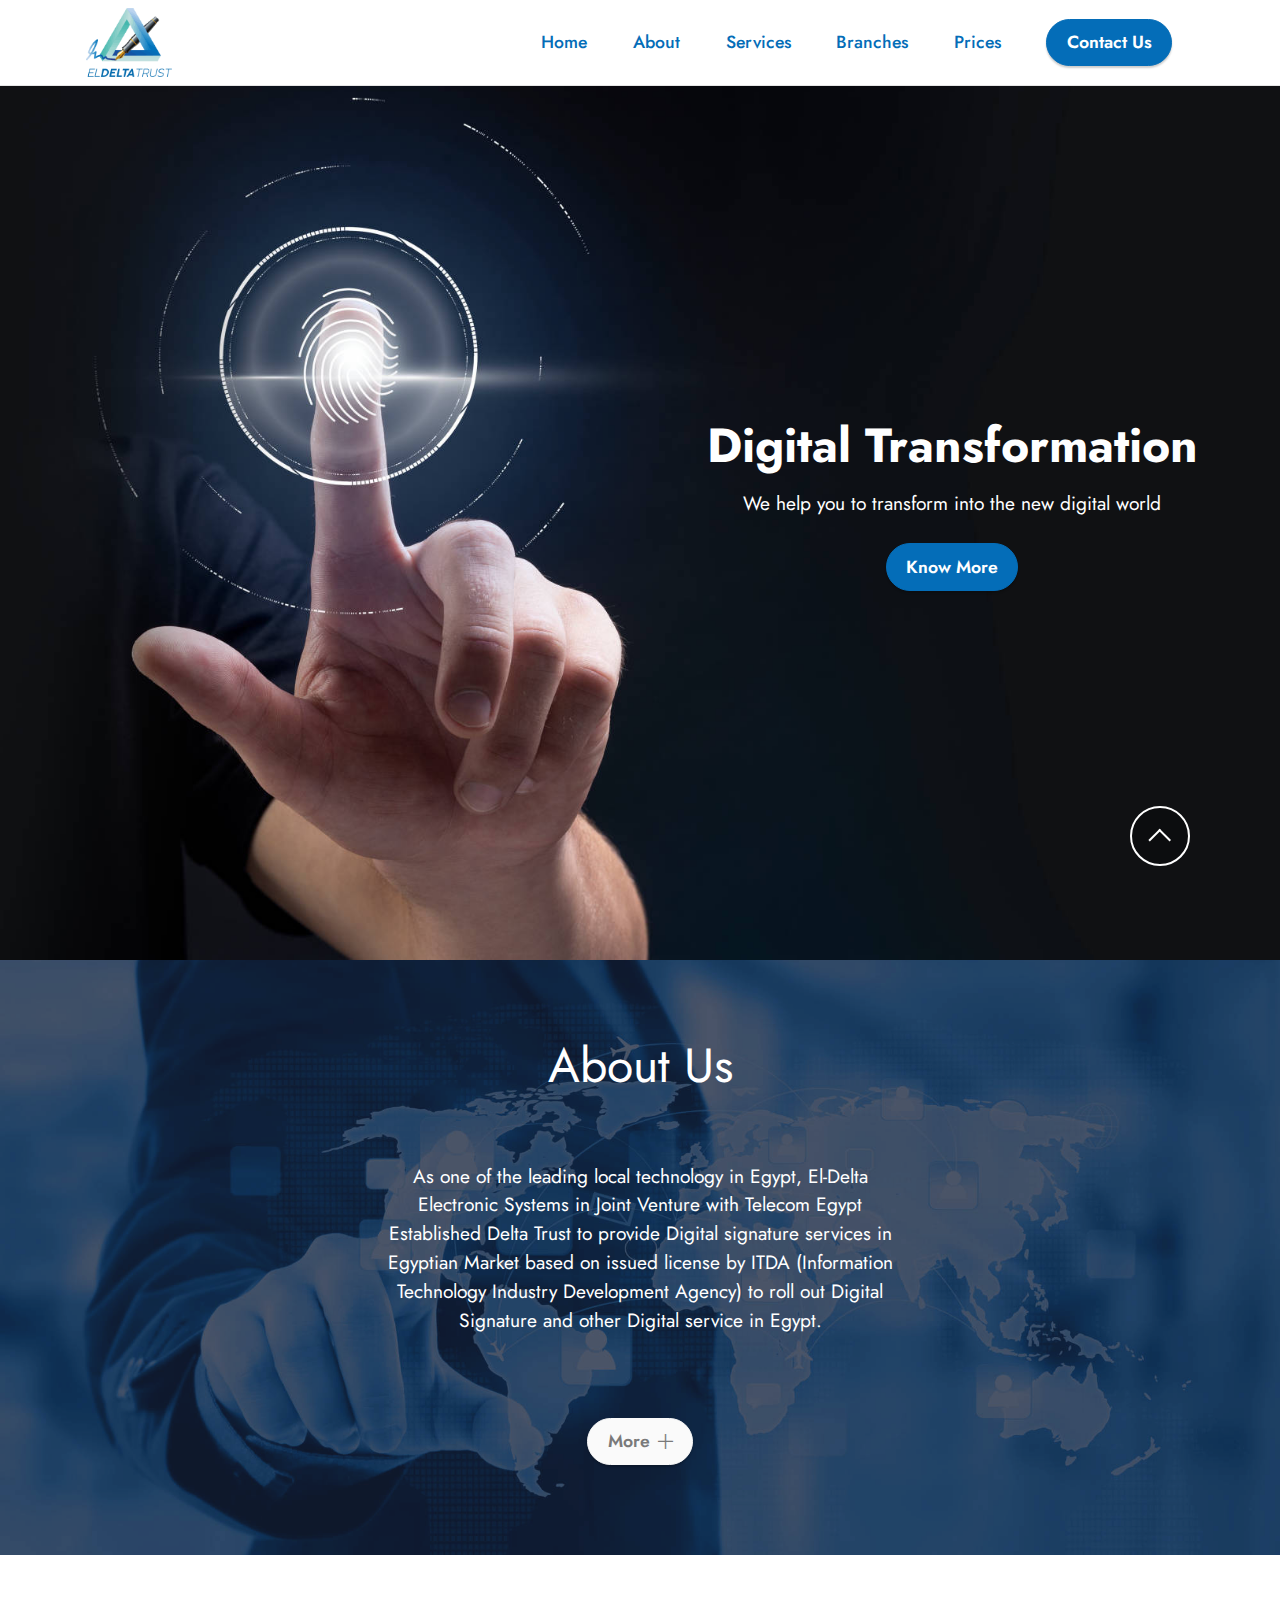
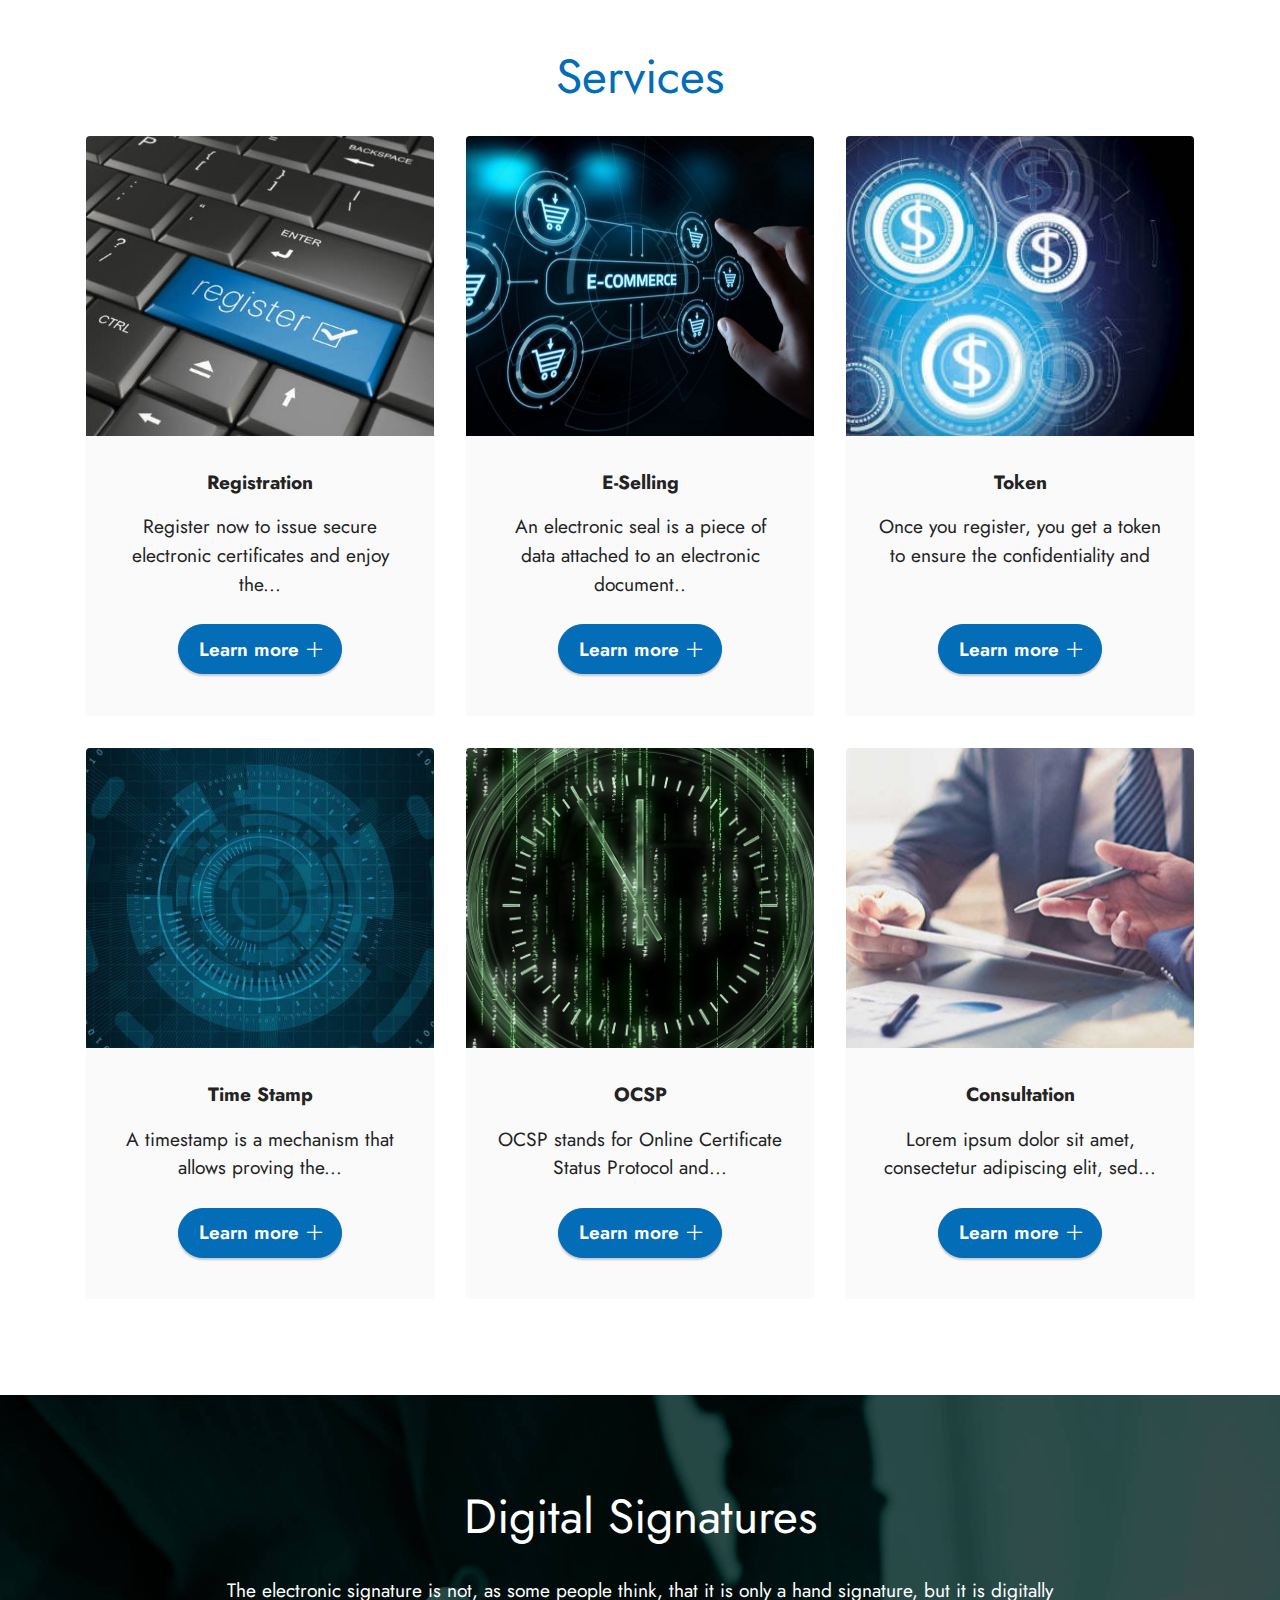
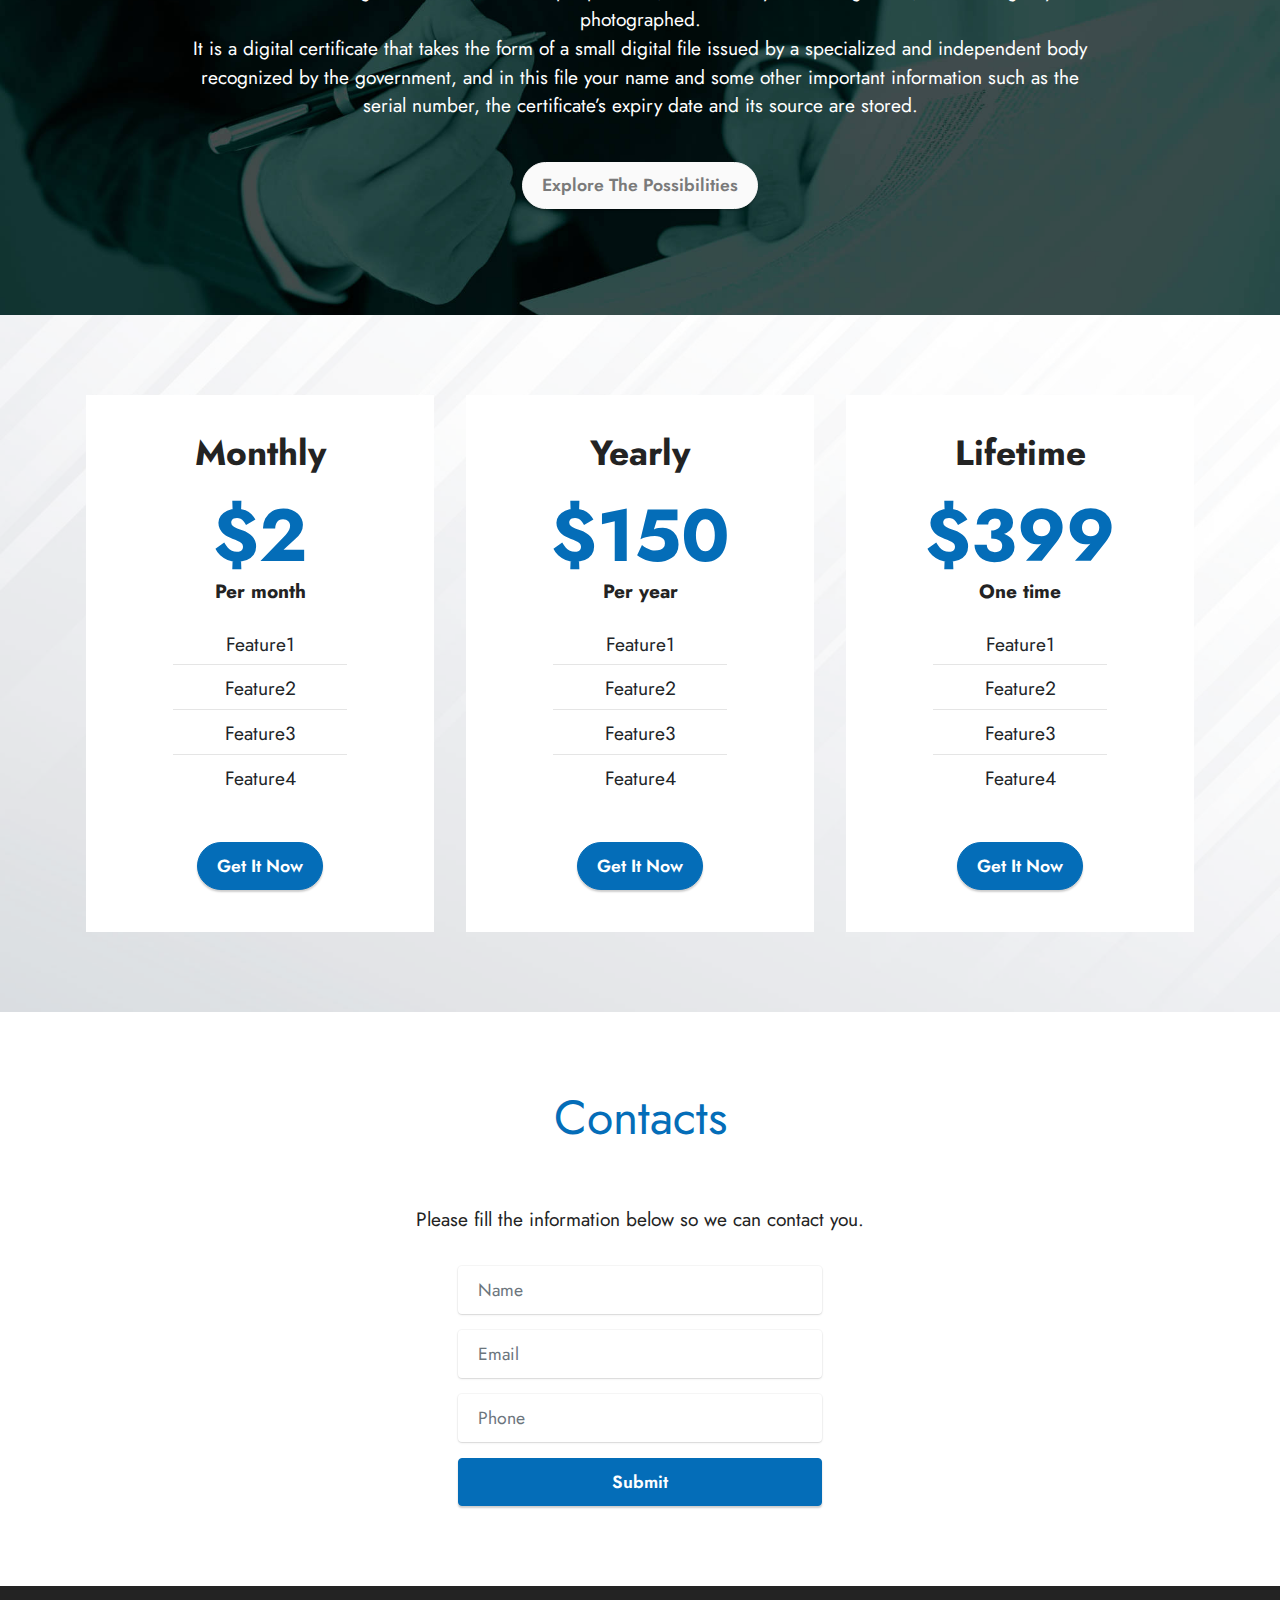
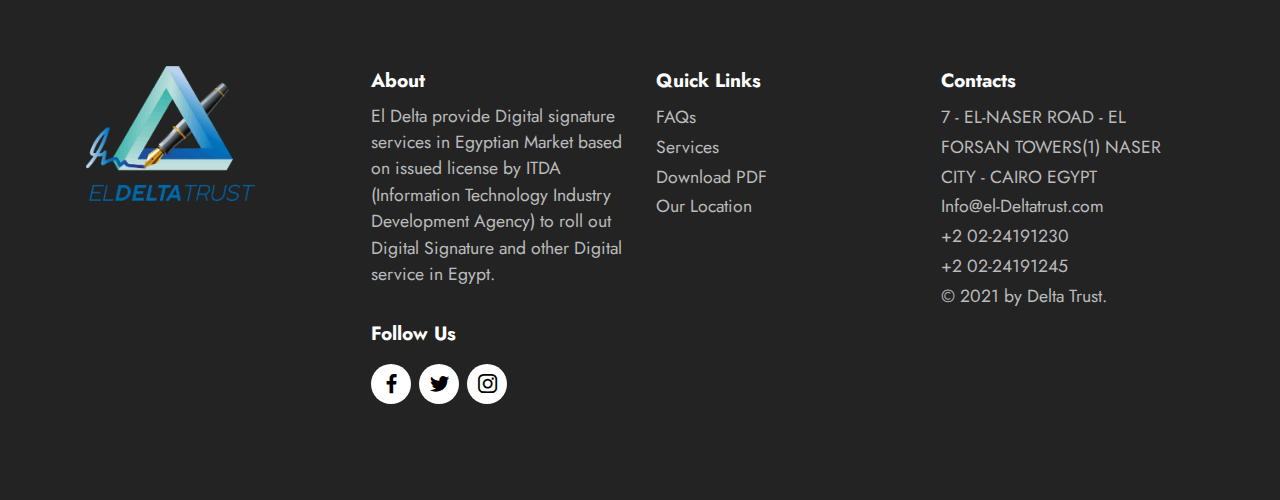
<file: index.html>
<!DOCTYPE html>
<html  >
<head>
 
  <meta charset="UTF-8">
  <meta http-equiv="X-UA-Compatible" content="IE=edge">

  <meta name="viewport" content="width=device-width, initial-scale=1, minimum-scale=1">
  <link rel="shortcut icon" href="assets/images/securitylogo-128x103.png" type="image/x-icon">
  <meta name="description" content="">
  
  
  <title>Home</title>
  <link rel="stylesheet" href="assets/web/assets/mobirise-icons2/mobirise2.css">
  <link rel="stylesheet" href="assets/bootstrap/css/bootstrap.min.css">
  <link rel="stylesheet" href="assets/bootstrap/css/bootstrap-grid.min.css">
  <link rel="stylesheet" href="assets/bootstrap/css/bootstrap-reboot.min.css">
  <link rel="stylesheet" href="assets/parallax/jarallax.css">
  <link rel="stylesheet" href="assets/animatecss/animate.css">
  <link rel="stylesheet" href="assets/dropdown/css/style.css">
  <link rel="stylesheet" href="assets/socicon/css/styles.css">
  <link rel="stylesheet" href="assets/theme/css/style.css">
  <link rel="preload" href="https://fonts.googleapis.com/css?family=Jost:100,200,300,400,500,600,700,800,900,100i,200i,300i,400i,500i,600i,700i,800i,900i&display=swap" as="style" onload="this.onload=null;this.rel='stylesheet'">
  <noscript><link rel="stylesheet" href="https://fonts.googleapis.com/css?family=Jost:100,200,300,400,500,600,700,800,900,100i,200i,300i,400i,500i,600i,700i,800i,900i&display=swap"></noscript>
  <link rel="preload" as="style" href="assets/mobirise/css/mbr-additional.css"><link rel="stylesheet" href="assets/mobirise/css/mbr-additional.css" type="text/css">
  
  
  
  
</head>
<body>
  
  <section data-bs-version="5.1" class="menu cid-s48OLK6784" once="menu" id="menu1-h">
    
    <nav class="navbar navbar-dropdown navbar-fixed-top navbar-expand-lg">
        <div class="container">
            <div class="navbar-brand">
                <span class="navbar-logo">
                    <a href="index.html">
                        <img src="assets/images/securitylogo-121x97.png" alt="Mobirise" style="height: 4.3rem;">
                    </a>
                </span>
                
            </div>
            <button class="navbar-toggler" type="button" data-toggle="collapse" data-bs-toggle="collapse" data-target="#navbarSupportedContent" data-bs-target="#navbarSupportedContent" aria-controls="navbarNavAltMarkup" aria-expanded="false" aria-label="Toggle navigation">
                <div class="hamburger">
                    <span></span>
                    <span></span>
                    <span></span>
                    <span></span>
                </div>
            </button>
            <div class="collapse navbar-collapse" id="navbarSupportedContent">
                <ul class="navbar-nav nav-dropdown" data-app-modern-menu="true"><li class="nav-item"><a class="nav-link link text-primary display-4" href="index.html">Home</a></li><li class="nav-item"><a class="nav-link link text-primary display-4" href="page1.html">About</a></li>
                    <li class="nav-item"><a class="nav-link link text-primary display-4" href="page4.html">Services</a></li><li class="nav-item"><a class="nav-link link text-primary display-4" href="index.html">Branches</a></li><li class="nav-item"><a class="nav-link link text-primary display-4" href="page3.html">Prices</a></li></ul>
                
                <div class="navbar-buttons mbr-section-btn"><a class="btn btn-primary display-4" href="index.html#form6-r">Contact Us</a></div>
            </div>
        </div>
    </nav>

</section>

<section data-bs-version="5.1" class="header3 cid-sUoXNJEhWq mbr-fullscreen mbr-parallax-background" id="header3-2g">

    

    <div class="mbr-overlay" style="opacity: 0; background-color: rgb(255, 255, 255);"></div>

    <div class="align-center container-fluid">
        <div class="row justify-content-end">
            <div class="col-12 col-lg-6">
                <h1 class="mbr-section-title mbr-fonts-style mb-3 display-2"><strong>Digital Transformation</strong></h1>
                
                <p class="mbr-text mbr-fonts-style display-7">We help you to transform into the new digital world</p>
                <div class="mbr-section-btn mt-3"><a class="btn btn-primary display-4" href="page4.html">Know More</a></div>
            </div>
        </div>
    </div>
</section>

<section data-bs-version="5.1" class="header18 cid-sThaSy1Y55 mbr-parallax-background" id="header18-p">

    

    <div class="mbr-overlay" style="opacity: 0.2; background-color: rgb(68, 121, 217);"></div>

    <div class="align-center container">
        <div class="row justify-content-center">
            <div class="col-12 col-lg-6">
                <h1 class="mbr-section-title mbr-fonts-style mbr-white mb-3 display-2">About Us<br><br></h1>
                
                <p class="mbr-text mbr-fonts-style mbr-white display-7">
                    As one of the leading local technology in Egypt, El-Delta Electronic Systems in Joint Venture with Telecom Egypt Established Delta Trust to provide Digital signature services in Egyptian Market based on issued license by ITDA (Information Technology Industry Development Agency) to roll out Digital Signature and other Digital service in Egypt.<br><br><br>
                </p>
                <div class="mbr-section-btn mt-3"><a class="btn btn-white display-4" href="page1.html"><span class="mobi-mbri mobi-mbri-plus mbr-iconfont mbr-iconfont-btn" style="font-size: 15px;"></span>More</a></div>
            </div>
        </div>
    </div>
</section>

<section data-bs-version="5.1" class="gallery3 cid-sThg800kaQ" id="gallery3-u">
    
    
    <div class="container">
        <div class="mbr-section-head">
            <h4 class="mbr-section-title mbr-fonts-style align-center mb-0 display-2">
                Services</h4>
            
        </div>
        <div class="row mt-4">
            <div class="item features-image сol-12 col-md-6 col-lg-4">
                <div class="item-wrapper">
                    <div class="item-img">
                        <img src="assets/images/istockphoto-869283119-612x408.jpeg" alt="">
                    </div>
                    <div class="item-content">
                        <h5 class="item-title mbr-fonts-style display-7">
                            <strong>Registration</strong></h5>
                        
                        <p class="mbr-text mbr-fonts-style mt-3 display-7">
                            Register now to issue secure electronic certificates and enjoy the...</p>
                    </div>
                    <div class="mbr-section-btn item-footer mt-2"><a href="page4.html#features7-24" class="btn btn-primary item-btn display-7" target="_blank"><span class="mobi-mbri mobi-mbri-plus mbr-iconfont mbr-iconfont-btn" style="font-size: 15px;"></span>Learn
                            more</a></div>
                </div>
            </div>
            <div class="item features-image сol-12 col-md-6 col-lg-4">
                <div class="item-wrapper">
                    <div class="item-img">
                        <img src="assets/images/1-swfb1o-k1lgprn-xruzq8w-2-816x503.jpeg" alt="">
                    </div>
                    <div class="item-content">
                        <h5 class="item-title mbr-fonts-style display-7">
                            <strong>E-Selling</strong></h5>
                        
                        <p class="mbr-text mbr-fonts-style mt-3 display-7">
                            An electronic seal is a piece of data attached to an electronic document..</p>
                    </div>
                    <div class="mbr-section-btn item-footer mt-2"><a href="page4.html#features7-25" class="btn btn-primary item-btn display-7" target="_blank"><span class="mobi-mbri mobi-mbri-plus mbr-iconfont mbr-iconfont-btn" style="font-size: 15px;"></span>Learn
                            more</a></div>
                </div>
            </div>
            
            <div class="item features-image сol-12 col-md-6 col-lg-4">
                <div class="item-wrapper">
                    <div class="item-img">
                        <img src="assets/images/istockphoto-1169615104-612x344.jpeg" alt="" title="">
                    </div>
                    <div class="item-content">
                        <h5 class="item-title mbr-fonts-style display-7">
                            <strong>Token</strong></h5>
                        
                        <p class="mbr-text mbr-fonts-style mt-3 display-7">
                            Once you register, you get a token to ensure the confidentiality and </p>
                    </div>
                    <div class="mbr-section-btn item-footer mt-2"><a href="page4.html#features7-26" class="btn btn-primary item-btn display-7" target="_blank"><span class="mobi-mbri mobi-mbri-plus mbr-iconfont mbr-iconfont-btn" style="font-size: 15px;"></span>Learn
                            more</a></div>
                </div>
            </div><div class="item features-image сol-12 col-md-6 col-lg-4">
                <div class="item-wrapper">
                    <div class="item-img">
                        <img src="assets/images/using-the-digital-certificate-in-spain-1-816x484.jpeg" alt="" title="" data-slide-to="3" data-bs-slide-to="4">
                    </div>
                    <div class="item-content">
                        <h5 class="item-title mbr-fonts-style display-7">
                            <strong>Time Stamp</strong></h5>
                        
                        <p class="mbr-text mbr-fonts-style mt-3 display-7">
                            A timestamp is a mechanism that allows proving the...</p>
                    </div>
                    <div class="mbr-section-btn item-footer mt-2"><a href="page4.html#features7-27" class="btn btn-primary item-btn display-7" target="_blank"><span class="mobi-mbri mobi-mbri-plus mbr-iconfont mbr-iconfont-btn" style="font-size: 15px;"></span>Learn
                            more</a></div>
                </div>
            </div><div class="item features-image сol-12 col-md-6 col-lg-4">
                <div class="item-wrapper">
                    <div class="item-img">
                        <img src="assets/images/time-1995539-1281-816x816.jpeg" alt="" title="" data-slide-to="4" data-bs-slide-to="5">
                    </div>
                    <div class="item-content">
                        <h5 class="item-title mbr-fonts-style display-7">
                            <strong>OCSP</strong></h5>
                        
                        <p class="mbr-text mbr-fonts-style mt-3 display-7">
                            OCSP stands for Online Certificate Status Protocol and...</p>
                    </div>
                    <div class="mbr-section-btn item-footer mt-2"><a href="page4.html#features7-28" class="btn btn-primary item-btn display-7" target="_blank"><span class="mobi-mbri mobi-mbri-plus mbr-iconfont mbr-iconfont-btn" style="font-size: 15px;"></span>Learn
                            more</a></div>
                </div>
            </div><div class="item features-image сol-12 col-md-6 col-lg-4">
                <div class="item-wrapper">
                    <div class="item-img">
                        <img src="assets/images/unnamed-1-458x315.jpeg" alt="" title="" data-slide-to="5" data-bs-slide-to="6">
                    </div>
                    <div class="item-content">
                        <h5 class="item-title mbr-fonts-style display-7">
                            <strong>Consultation</strong></h5>
                        
                        <p class="mbr-text mbr-fonts-style mt-3 display-7">
                            Lorem ipsum dolor sit amet, consectetur adipiscing elit, sed...</p>
                    </div>
                    <div class="mbr-section-btn item-footer mt-2"><a href="page4.html#features7-29" class="btn btn-primary item-btn display-7" target="_blank"><span class="mobi-mbri mobi-mbri-plus mbr-iconfont mbr-iconfont-btn" style="font-size: 15px;"></span>Learn
                            more</a></div>
                </div>
            </div>
        </div>
    </div>
</section>

<section data-bs-version="5.1" class="info3 cid-sTmCEpRPXd mbr-parallax-background" id="info3-1d">

    

    

    <div class="container">
        <div class="row justify-content-center">
            <div class="card col-12 col-lg-10">
                <div class="card-wrapper">
                    <div class="card-box align-center">
                        <h4 class="card-title mbr-fonts-style align-center mb-4 display-2">
                            Digital Signatures</h4>
                        <p class="mbr-text mbr-fonts-style mb-4 display-7">The electronic signature is not, as some people think, that it is only a hand signature, but it is digitally photographed.
<br>It is a digital certificate that takes the form of a small digital file issued by a specialized and independent body recognized by the government, and in this file your name and some other important information such as the serial number, the certificate’s expiry date and its source are stored.</p>
                        <div class="mbr-section-btn mt-3"><a class="btn btn-white display-4" href="page2.html">Explore The&nbsp;Possibilities</a></div>
                    </div>
                </div>
            </div>
        </div>
    </div>
</section>

<section data-bs-version="5.1" class="pricing2 cid-sTidzxev4r" id="pricing2-10">
    

    <div class="mbr-overlay" style="opacity: 0.5; background-color: rgb(255, 255, 255);">
    </div>
    <div class="container">
        <div class="row justify-content-center">
            <div class="col-12 col-md-6 align-center col-lg-4">
                <div class="plan">
                    <div class="plan-header">
                        <h6 class="plan-title mbr-fonts-style mb-3 display-5">
                            <strong>Monthly</strong>
                        </h6>
                        <div class="plan-price">
                            <p class="price mbr-fonts-style m-0 display-1"><strong>$2</strong></p>
                            <p class="price-term mbr-fonts-style mb-3 display-7"><strong>Per month</strong>
                            </p>
                        </div>
                    </div>
                    <div class="plan-body">
                        <div class="plan-list mb-4">
                            <ul class="list-group mbr-fonts-style list-group-flush display-7">
                                <li class="list-group-item"><span style="background-color: transparent; font-size: 1.2rem;">Feature1</span></li><li class="list-group-item"><span style="background-color: transparent; font-size: 1.2rem;">Feature2</span></li><li class="list-group-item"><span style="background-color: transparent; font-size: 1.2rem;">Feature3</span></li><li class="list-group-item"><span style="background-color: transparent; font-size: 1.2rem;">Feature4</span><br></li>
                            </ul>
                        </div>
                        <div class="mbr-section-btn text-center"><a href="page3.html" class="btn btn-primary display-4">Get It Now</a></div>
                    </div>
                </div>
            </div>
            <div class="col-12 col-md-6 align-center col-lg-4">
                <div class="plan">
                    <div class="plan-header">
                        <h6 class="plan-title mbr-fonts-style mb-3 display-5">
                            <strong>Yearly</strong>
                        </h6>
                        <div class="plan-price">
                            <p class="price mbr-fonts-style m-0 display-1"><strong>$150</strong></p>
                            <p class="price-term mbr-fonts-style mb-3 display-7"><strong>Per year</strong>
                            </p>
                        </div>
                    </div>
                    <div class="plan-body">
                        <div class="plan-list mb-4">
                            <ul class="list-group mbr-fonts-style list-group-flush display-7">
                                <li class="list-group-item">Feature1
</li><li class="list-group-item">Feature2
</li><li class="list-group-item">Feature3
</li><li class="list-group-item">Feature4</li>
                            </ul>
                        </div>
                        <div class="mbr-section-btn text-center"><a href="page3.html" class="btn btn-primary display-4">Get It Now</a></div>
                    </div>
                </div>
            </div>
            <div class="col-12 col-md-6 align-center col-lg-4">
                <div class="plan">
                    <div class="plan-header">
                        <h6 class="plan-title mbr-fonts-style mb-3 display-5">
                            <strong>Lifetime</strong>
                        </h6>
                        <div class="plan-price">
                            <p class="price mbr-fonts-style m-0 display-1"><strong>$399</strong></p>
                            <p class="price-term mbr-fonts-style mb-3 display-7"><strong>One time</strong>
                            </p>
                        </div>
                    </div>
                    <div class="plan-body">
                        <div class="plan-list mb-4">
                            <ul class="list-group mbr-fonts-style list-group-flush display-7">
                                <li class="list-group-item">Feature1
</li><li class="list-group-item">Feature2
</li><li class="list-group-item">Feature3
</li><li class="list-group-item">Feature4</li>
                            </ul>
                        </div>
                        <div class="mbr-section-btn text-center"><a href="page3.html" class="btn btn-primary display-4">Get It Now</a></div>
                    </div>
                </div>
            </div>
            
        </div>
    </div>
</section>

<section data-bs-version="5.1" class="form6 cid-sTheS6UhBx" id="form6-r">
    
    
    <div class="container">
        <div class="mbr-section-head">
            <h3 class="mbr-section-title mbr-fonts-style align-center mb-0 display-2">
                Contacts<br><br>
            </h3>
            <h4 class="mbr-section-subtitle mbr-fonts-style align-center mb-0 mt-2 display-7">
                Please fill the information below so we can contact you.</h4>
        </div>
        <div class="row justify-content-center mt-4">
            <div class="col-lg-8 mx-auto mbr-form" data-form-type="formoid">
                <form action="https://mobirise.eu/" method="POST" class="mbr-form form-with-styler mx-auto" data-form-title="Form Name"><input type="hidden" name="email" data-form-email="true" value="tLji9BkjdGP1qqI300Kjt4iWhOhqaHu6ln0brPysOZOeIQ9eg3+rjEjxaPlvaPyeIFh+YBUOiN4EYJjR8Kdz2K77x1kQvYMrU0LNPc8D8HdNkKwX6Jxb+Wih6NHqBLp9">
                    <div class="row">
                        <div hidden="hidden" data-form-alert="" class="alert alert-success col-12">Thank you, We contact you soon!</div>
                        <div hidden="hidden" data-form-alert-danger="" class="alert alert-danger col-12">Oops...! some
                            problem!</div>
                    </div>
                    <div class="dragArea row">
                        <div class="col-lg-12 col-md-12 col-sm-12 form-group mb-3" data-for="name">
                            <input type="text" name="name" placeholder="Name" data-form-field="name" class="form-control" value="" id="name-form6-r">
                        </div>
                        <div class="col-lg-12 col-md-12 col-sm-12 form-group mb-3" data-for="email">
                            <input type="email" name="email" placeholder="Email" data-form-field="email" class="form-control" value="" id="email-form6-r">
                        </div>
                        <div data-for="phone" class="col-lg-12 col-md-12 col-sm-12 form-group mb-3">
                            <input type="tel" name="phone" placeholder="Phone" data-form-field="phone" class="form-control" value="" id="phone-form6-r">
                        </div>
                        <div class="col-auto mbr-section-btn align-center">
                            <button type="submit" class="btn btn-primary display-4">Submit</button>
                        </div>
                    </div>
                </form>
            </div>
        </div>
    </div>
</section>

<section data-bs-version="5.1" class="footer4 cid-sTheDDROG7" once="footers" id="footer4-q">

    
    
    <div class="container">
        <div class="row mbr-white">
            <div class="col-6 col-lg-3">
                <div class="media-wrap col-md-8 col-12">
                    <a href="index.html">
                        <img src="assets/images/securitylogo-397x319.png" alt="Mobirise">
                    </a>
                </div>
            </div>
            <div class="col-12 col-md-6 col-lg-3">
                <h5 class="mbr-section-subtitle mbr-fonts-style mb-2 display-7">
                    <strong>About</strong>
                </h5>
                <p class="mbr-text mbr-fonts-style mb-4 display-4">
                    El Delta&nbsp;provide Digital signature services in Egyptian Market based on issued license by ITDA (Information Technology Industry Development Agency) to roll out Digital Signature and other Digital service in Egypt.</p>
                <h5 class="mbr-section-subtitle mbr-fonts-style mb-3 display-7">
                    <strong>Follow Us</strong>
                </h5>
                <div class="social-row display-7">
                    <div class="soc-item">
                        <a href="https://twitter.com/" target="_blank">
                            <span class="mbr-iconfont socicon-facebook socicon"></span>
                        </a>
                    </div>
                    <div class="soc-item">
                        <a href="https://twitter.com/" target="_blank">
                            <span class="mbr-iconfont socicon-twitter socicon"></span>
                        </a>
                    </div>
                    <div class="soc-item">
                        <a href="https://twitter.com/" target="_blank">
                            <span class="mbr-iconfont socicon-instagram socicon"></span>
                        </a>
                    </div>
                    
                </div>
            </div>
            <div class="col-12 col-md-6 col-lg-3">
                <h5 class="mbr-section-subtitle mbr-fonts-style mb-2 display-7">
                    <strong>Quick Links</strong></h5>
                <ul class="list mbr-fonts-style display-4">
                    <li class="mbr-text item-wrap">FAQs</li>
                    <li class="mbr-text item-wrap">Services</li>
                    <li class="mbr-text item-wrap"><span style="font-size: 1.1rem;">Download PDF</span></li><li class="mbr-text item-wrap"><span style="font-size: 1.1rem;">Our Location</span><br></li>
                </ul>
            </div>
            <div class="col-12 col-md-6 col-lg-3">
                <h5 class="mbr-section-subtitle mbr-fonts-style mb-2 display-7">
                    <strong>Contacts</strong></h5>
                <ul class="list mbr-fonts-style display-4">
                    <li class="mbr-text item-wrap">7 - EL-NASER ROAD - EL FORSAN TOWERS(1) NASER CITY - CAIRO EGYPT</li><li class="mbr-text item-wrap">Info@el-Deltatrust.com
</li><li class="mbr-text item-wrap">+2 02-24191230
</li><li class="mbr-text item-wrap">+2 02-24191245
</li><li class="mbr-text item-wrap">© 2021 by Delta Trust.</li><li class="mbr-text item-wrap">
</li><li class="mbr-text item-wrap">
</li><li class="mbr-text item-wrap">
</li>
                </ul>
            </div>
            
        </div>
    </div>
  
  
 <div id="scrollToTop" class="scrollToTop mbr-arrow-up"><a style="text-align: center;"><i class="mbr-arrow-up-icon mbr-arrow-up-icon-cm cm-icon cm-icon-smallarrow-up"></i></a></div>
    <input name="animation" type="hidden">
  </body>
</html>
</file>
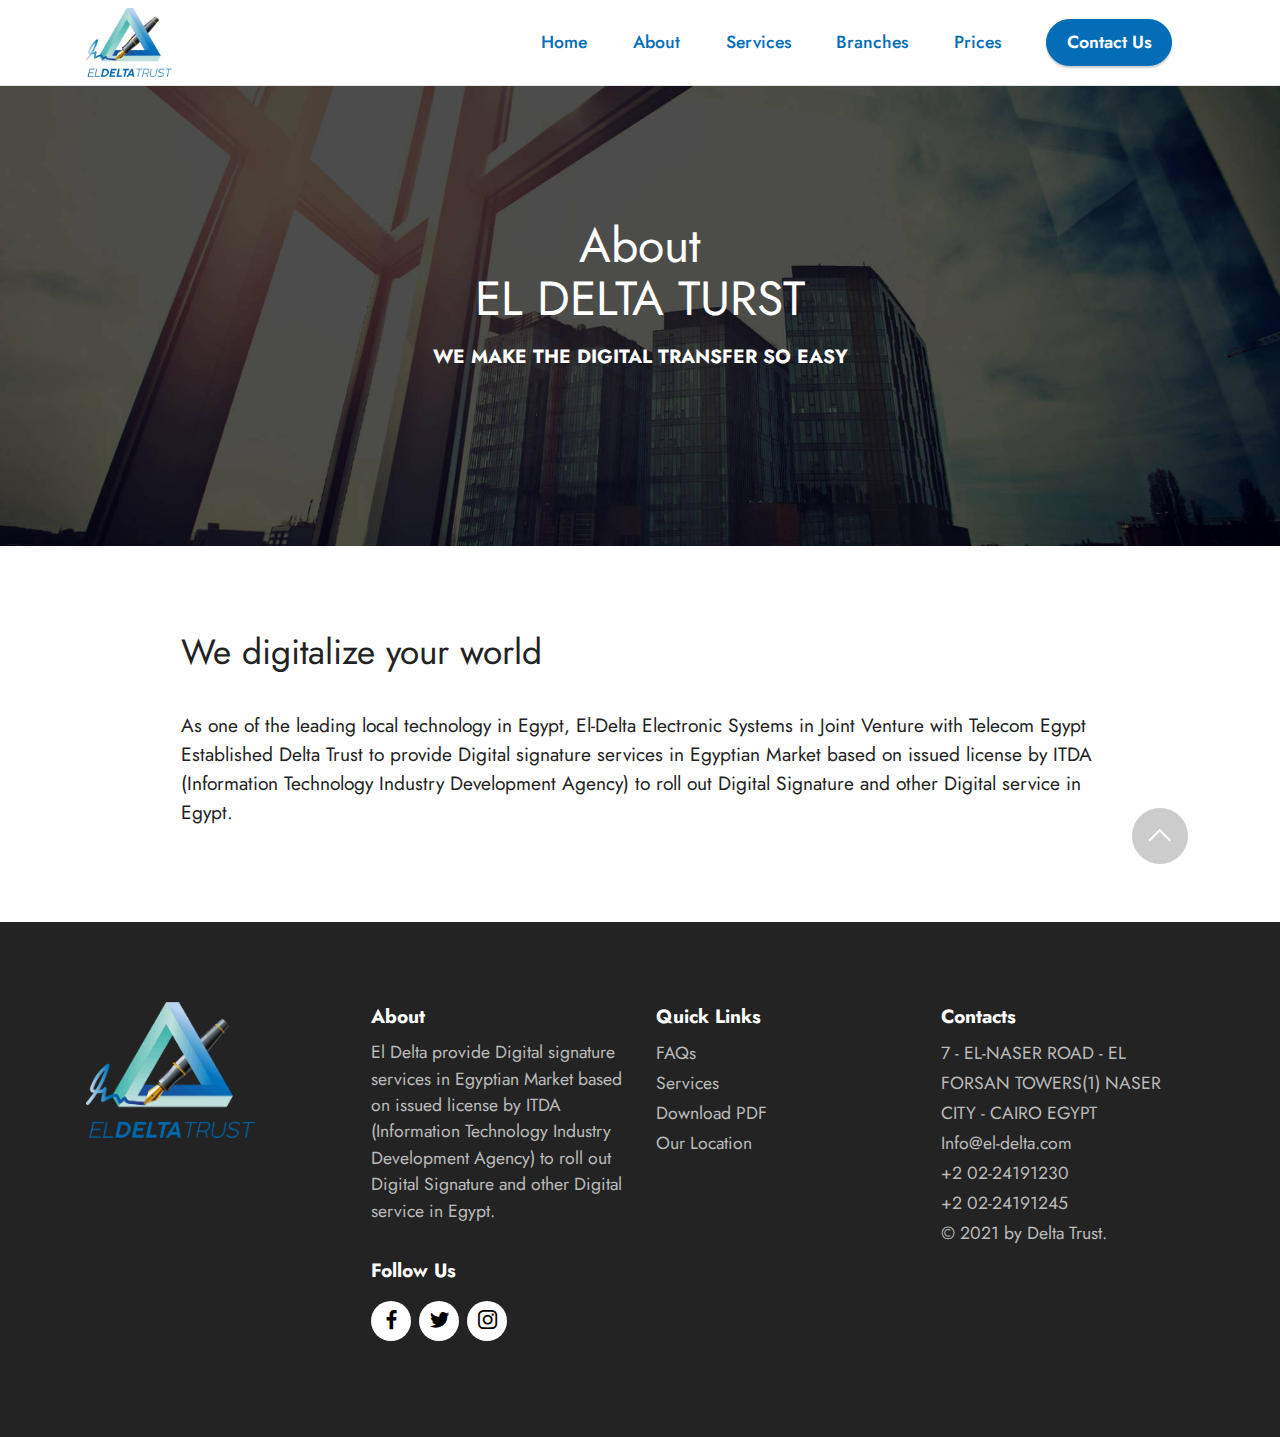
<file: page1.html>
<!DOCTYPE html>
<html  >
<head>
  
  <meta charset="UTF-8">
  <meta http-equiv="X-UA-Compatible" content="IE=edge">

  <meta name="viewport" content="width=device-width, initial-scale=1, minimum-scale=1">
  <link rel="shortcut icon" href="assets/images/securitylogo-128x103.png" type="image/x-icon">
  <meta name="description" content="">
  
  
  <title>about</title>
  <link rel="stylesheet" href="assets/web/assets/mobirise-icons2/mobirise2.css">
  <link rel="stylesheet" href="assets/bootstrap/css/bootstrap.min.css">
  <link rel="stylesheet" href="assets/bootstrap/css/bootstrap-grid.min.css">
  <link rel="stylesheet" href="assets/bootstrap/css/bootstrap-reboot.min.css">
  <link rel="stylesheet" href="assets/parallax/jarallax.css">
  <link rel="stylesheet" href="assets/animatecss/animate.css">
  <link rel="stylesheet" href="assets/dropdown/css/style.css">
  <link rel="stylesheet" href="assets/socicon/css/styles.css">
  <link rel="stylesheet" href="assets/theme/css/style.css">
  <link rel="preload" href="https://fonts.googleapis.com/css?family=Jost:100,200,300,400,500,600,700,800,900,100i,200i,300i,400i,500i,600i,700i,800i,900i&display=swap" as="style" onload="this.onload=null;this.rel='stylesheet'">
  <noscript><link rel="stylesheet" href="https://fonts.googleapis.com/css?family=Jost:100,200,300,400,500,600,700,800,900,100i,200i,300i,400i,500i,600i,700i,800i,900i&display=swap"></noscript>
  <link rel="preload" as="style" href="assets/mobirise/css/mbr-additional.css"><link rel="stylesheet" href="assets/mobirise/css/mbr-additional.css" type="text/css">
  
  
  
  
</head>
<body>
  
  <section data-bs-version="5.1" class="menu cid-sTltR5XZGA" once="menu" id="menu1-12">
    
    <nav class="navbar navbar-dropdown navbar-fixed-top navbar-expand-lg">
        <div class="container">
            <div class="navbar-brand">
                <span class="navbar-logo">
                    <a href="index.html">
                        <img src="assets/images/securitylogo-121x97.png" alt="Mobirise" style="height: 4.3rem;">
                    </a>
                </span>
                
            </div>
            <button class="navbar-toggler" type="button" data-toggle="collapse" data-bs-toggle="collapse" data-target="#navbarSupportedContent" data-bs-target="#navbarSupportedContent" aria-controls="navbarNavAltMarkup" aria-expanded="false" aria-label="Toggle navigation">
                <div class="hamburger">
                    <span></span>
                    <span></span>
                    <span></span>
                    <span></span>
                </div>
            </button>
            <div class="collapse navbar-collapse" id="navbarSupportedContent">
                <ul class="navbar-nav nav-dropdown" data-app-modern-menu="true"><li class="nav-item"><a class="nav-link link text-primary display-4" href="index.html">Home</a></li><li class="nav-item"><a class="nav-link link text-primary display-4" href="page1.html">About</a></li>
                    <li class="nav-item"><a class="nav-link link text-primary display-4" href="page4.html">Services</a></li><li class="nav-item"><a class="nav-link link text-primary display-4" href="index.html">Branches</a></li><li class="nav-item"><a class="nav-link link text-primary display-4" href="page3.html">Prices</a></li></ul>
                
                <div class="navbar-buttons mbr-section-btn"><a class="btn btn-primary display-4" href="index.html#form6-r">Contact Us</a></div>
            </div>
        </div>
    </nav>

</section>

<section data-bs-version="5.1" class="header18 cid-sTltR74iXS mbr-parallax-background" id="header18-13">

    

    <div class="mbr-overlay" style="opacity: 0; background-color: rgb(68, 121, 217);"></div>

    <div class="align-center container">
        <div class="row justify-content-center">
            <div class="col-12 col-lg-7">
                <h1 class="mbr-section-title mbr-fonts-style mbr-white mb-3 display-2">About
<div>EL DELTA TURST</div></h1>
                <h2 class="mbr-section-subtitle mbr-fonts-style mbr-white mb-3 display-7"><strong>WE MAKE THE DIGITAL TRANSFER SO EASY</strong></h2>
                
                
            </div>
        </div>
    </div>
</section>

<section data-bs-version="5.1" class="content5 cid-sTmNyxD8Rl" id="content5-1f">
    
    <div class="container">
        <div class="row justify-content-center">
            <div class="col-md-12 col-lg-10">
                
                <h4 class="mbr-section-subtitle mbr-fonts-style mb-4 display-5">We digitalize your world</h4>
                <p class="mbr-text mbr-fonts-style display-7">
                    As one of the leading local technology in Egypt, El-Delta Electronic Systems in Joint Venture with Telecom Egypt Established Delta Trust to provide Digital signature services in Egyptian Market based on issued license by ITDA (Information Technology Industry Development Agency) to roll out Digital Signature and other Digital service in Egypt.</p>
            </div>
        </div>
    </div>
</section>

<section data-bs-version="5.1" class="footer4 cid-sTltRcsIhY" once="footers" id="footer4-18">

    
    
    <div class="container">
        <div class="row mbr-white">
            <div class="col-6 col-lg-3">
                <div class="media-wrap col-md-8 col-12">
                    <a href="index.html">
                        <img src="assets/images/securitylogo-397x319.png" alt="Mobirise">
                    </a>
                </div>
            </div>
            <div class="col-12 col-md-6 col-lg-3">
                <h5 class="mbr-section-subtitle mbr-fonts-style mb-2 display-7">
                    <strong>About</strong>
                </h5>
                <p class="mbr-text mbr-fonts-style mb-4 display-4">
                    El Delta&nbsp;provide Digital signature services in Egyptian Market based on issued license by ITDA (Information Technology Industry Development Agency) to roll out Digital Signature and other Digital service in Egypt.</p>
                <h5 class="mbr-section-subtitle mbr-fonts-style mb-3 display-7">
                    <strong>Follow Us</strong>
                </h5>
                <div class="social-row display-7">
                    <div class="soc-item">
                        <a href="https://twitter.com/" target="_blank">
                            <span class="mbr-iconfont socicon-facebook socicon"></span>
                        </a>
                    </div>
                    <div class="soc-item">
                        <a href="https://twitter.com/" target="_blank">
                            <span class="mbr-iconfont socicon-twitter socicon"></span>
                        </a>
                    </div>
                    <div class="soc-item">
                        <a href="https://twitter.com/" target="_blank">
                            <span class="mbr-iconfont socicon-instagram socicon"></span>
                        </a>
                    </div>
                    
                </div>
            </div>
            <div class="col-12 col-md-6 col-lg-3">
                <h5 class="mbr-section-subtitle mbr-fonts-style mb-2 display-7">
                    <strong>Quick Links</strong></h5>
                <ul class="list mbr-fonts-style display-4">
                    <li class="mbr-text item-wrap">FAQs</li>
                    <li class="mbr-text item-wrap">Services</li>
                    <li class="mbr-text item-wrap"><span style="font-size: 1.1rem;">Download PDF</span></li><li class="mbr-text item-wrap"><span style="font-size: 1.1rem;">Our Location</span><br></li>
                </ul>
            </div>
            <div class="col-12 col-md-6 col-lg-3">
                <h5 class="mbr-section-subtitle mbr-fonts-style mb-2 display-7">
                    <strong>Contacts</strong></h5>
                <ul class="list mbr-fonts-style display-4">
                    <li class="mbr-text item-wrap">7 - EL-NASER ROAD - EL FORSAN TOWERS(1) NASER CITY - CAIRO EGYPT</li><li class="mbr-text item-wrap">Info@el-delta.com
</li><li class="mbr-text item-wrap">+2 02-24191230
</li><li class="mbr-text item-wrap">+2 02-24191245
</li><li class="mbr-text item-wrap">© 2021 by Delta Trust.</li><li class="mbr-text item-wrap">
</li><li class="mbr-text item-wrap">
</li><li class="mbr-text item-wrap">
</li>
                </ul>
            </div>
            
        </div>
    </div>
  
  
 <div id="scrollToTop" class="scrollToTop mbr-arrow-up"><a style="text-align: center;"><i class="mbr-arrow-up-icon mbr-arrow-up-icon-cm cm-icon cm-icon-smallarrow-up"></i></a></div>
    <input name="animation" type="hidden">
  </body>
</html>
</file>
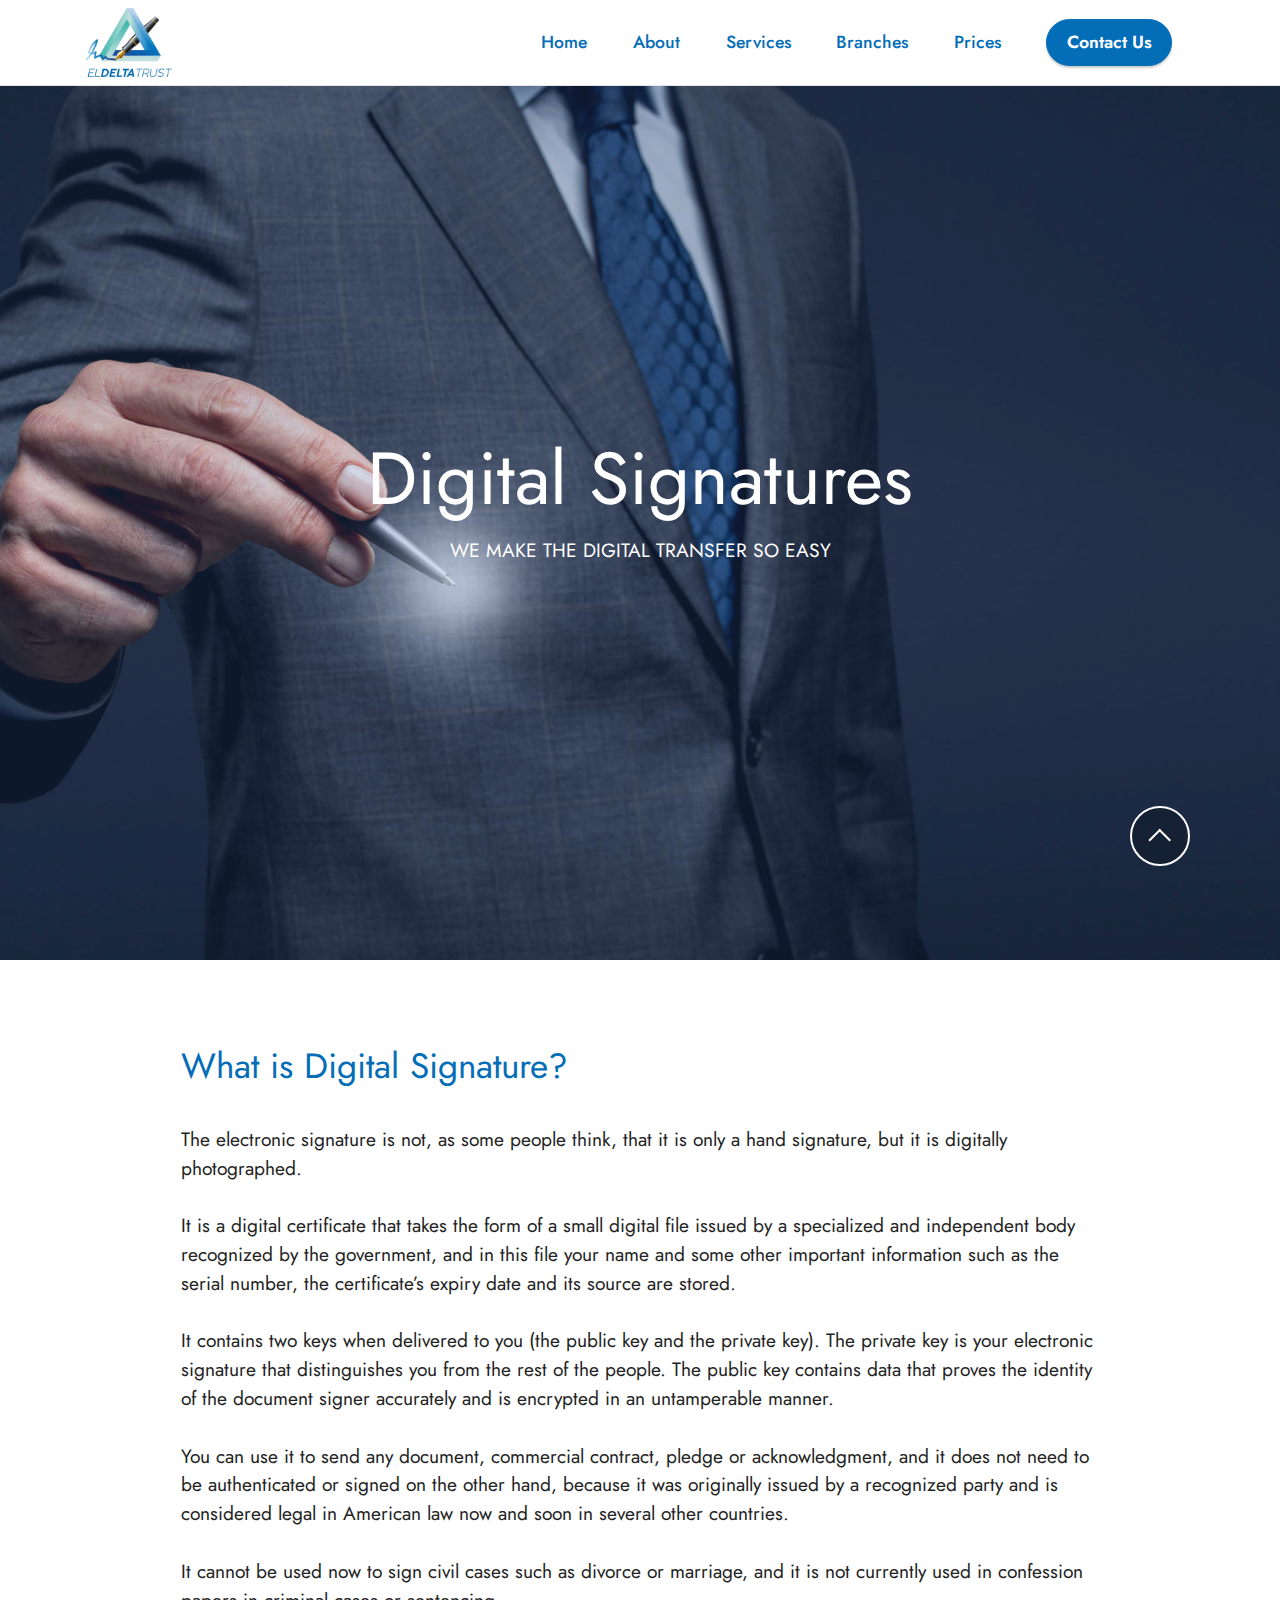
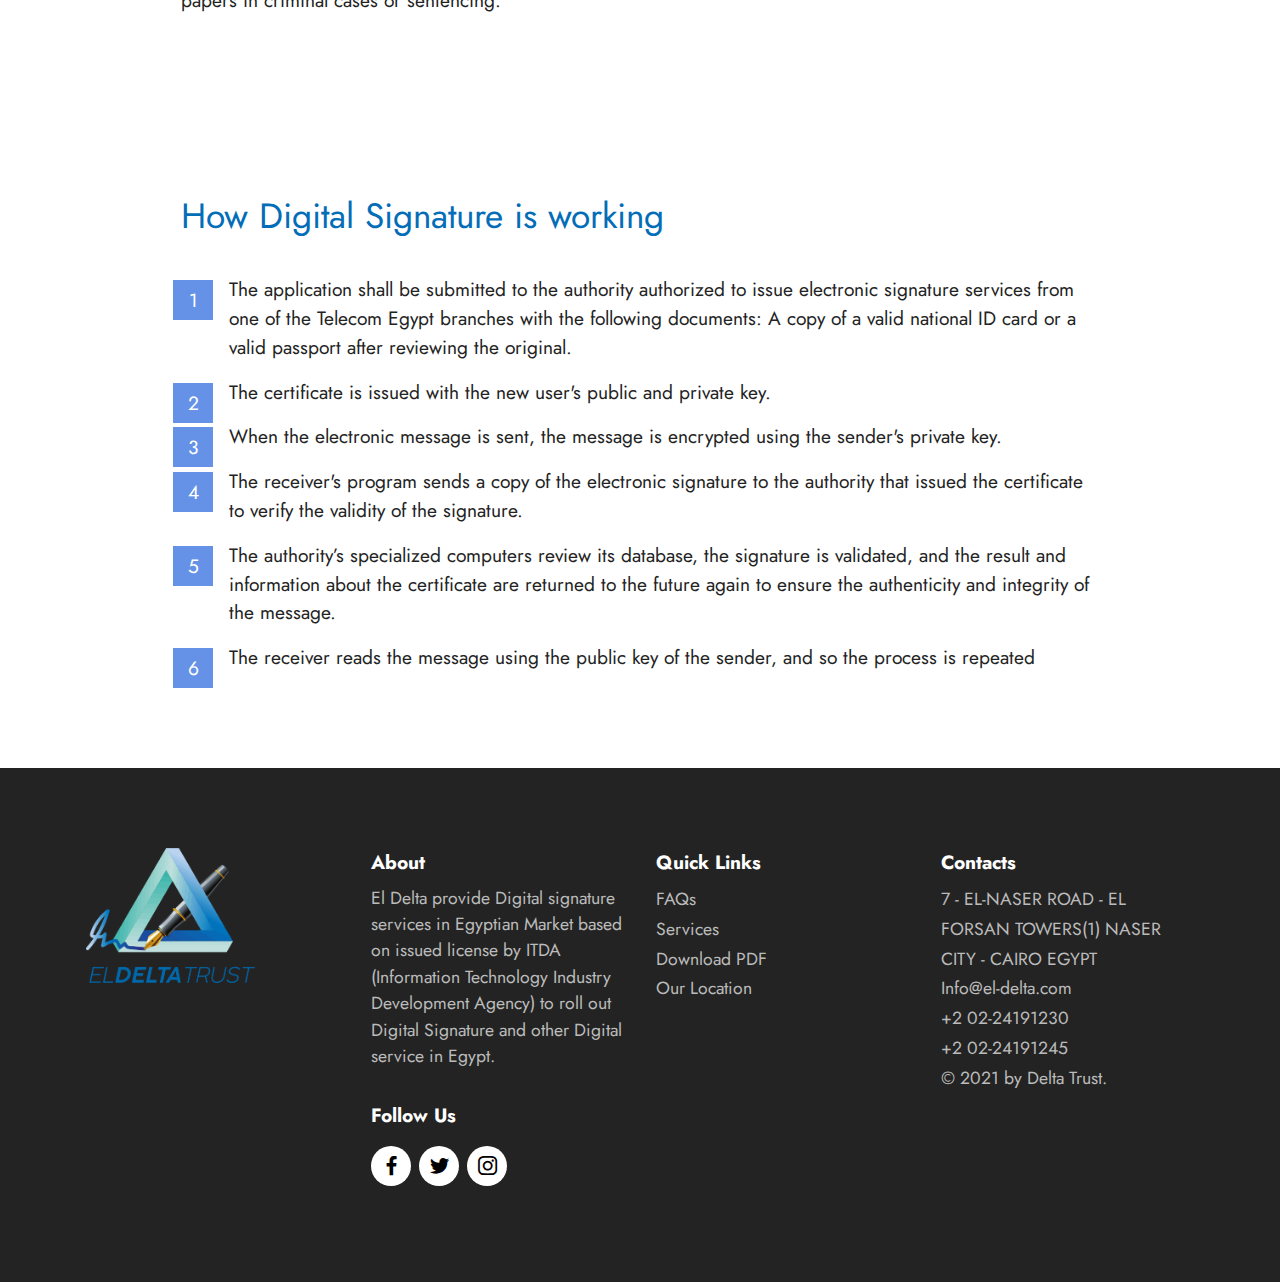
<file: page2.html>
<!DOCTYPE html>
<html  >
<head>
  
  <meta charset="UTF-8">
  <meta http-equiv="X-UA-Compatible" content="IE=edge">
  
  <meta name="viewport" content="width=device-width, initial-scale=1, minimum-scale=1">
  <link rel="shortcut icon" href="assets/images/securitylogo-128x103.png" type="image/x-icon">
  <meta name="description" content="">
  
  
  <title>DigitalSig</title>
  <link rel="stylesheet" href="assets/bootstrap/css/bootstrap.min.css">
  <link rel="stylesheet" href="assets/bootstrap/css/bootstrap-grid.min.css">
  <link rel="stylesheet" href="assets/bootstrap/css/bootstrap-reboot.min.css">
  <link rel="stylesheet" href="assets/animatecss/animate.css">
  <link rel="stylesheet" href="assets/dropdown/css/style.css">
  <link rel="stylesheet" href="assets/socicon/css/styles.css">
  <link rel="stylesheet" href="assets/theme/css/style.css">
  <link rel="preload" href="https://fonts.googleapis.com/css?family=Jost:100,200,300,400,500,600,700,800,900,100i,200i,300i,400i,500i,600i,700i,800i,900i&display=swap" as="style" onload="this.onload=null;this.rel='stylesheet'">
  <noscript><link rel="stylesheet" href="https://fonts.googleapis.com/css?family=Jost:100,200,300,400,500,600,700,800,900,100i,200i,300i,400i,500i,600i,700i,800i,900i&display=swap"></noscript>
  <link rel="preload" as="style" href="assets/mobirise/css/mbr-additional.css"><link rel="stylesheet" href="assets/mobirise/css/mbr-additional.css" type="text/css">
  
  
  
  
</head>
<body>
  
  <section data-bs-version="5.1" class="menu cid-sTmODy7uEG" once="menu" id="menu1-1g">
    
    <nav class="navbar navbar-dropdown navbar-fixed-top navbar-expand-lg">
        <div class="container">
            <div class="navbar-brand">
                <span class="navbar-logo">
                    <a href="index.html">
                        <img src="assets/images/securitylogo-121x97.png" alt="Mobirise" style="height: 4.3rem;">
                    </a>
                </span>
                
            </div>
            <button class="navbar-toggler" type="button" data-toggle="collapse" data-bs-toggle="collapse" data-target="#navbarSupportedContent" data-bs-target="#navbarSupportedContent" aria-controls="navbarNavAltMarkup" aria-expanded="false" aria-label="Toggle navigation">
                <div class="hamburger">
                    <span></span>
                    <span></span>
                    <span></span>
                    <span></span>
                </div>
            </button>
            <div class="collapse navbar-collapse" id="navbarSupportedContent">
                <ul class="navbar-nav nav-dropdown" data-app-modern-menu="true"><li class="nav-item"><a class="nav-link link text-primary display-4" href="index.html">Home</a></li><li class="nav-item"><a class="nav-link link text-primary display-4" href="page1.html">About</a></li>
                    <li class="nav-item"><a class="nav-link link text-primary display-4" href="page4.html">Services</a></li><li class="nav-item"><a class="nav-link link text-primary display-4" href="index.html">Branches</a></li><li class="nav-item"><a class="nav-link link text-primary display-4" href="page3.html">Prices</a></li></ul>
                
                <div class="navbar-buttons mbr-section-btn"><a class="btn btn-primary display-4" href="index.html#form6-r">Contact Us</a></div>
            </div>
        </div>
    </nav>

</section>

<section data-bs-version="5.1" class="header6 cid-sTmPITvp1s mbr-fullscreen" id="header6-1k">

    

    <div class="mbr-overlay" style="opacity: 0.2; background-color: rgb(68, 121, 217);"></div>

    <div class="align-center container">
        <div class="row justify-content-center">
            <div class="col-12 col-lg-10">
                <h1 class="mbr-section-title mbr-fonts-style mbr-white mb-3 display-1">Digital Signatures</h1>
                
                <p class="mbr-text mbr-white mbr-fonts-style display-7">
                    WE MAKE THE DIGITAL TRANSFER SO EASY
                </p>
                
            </div>
        </div>
    </div>
</section>

<section data-bs-version="5.1" class="content5 cid-sTmODAdfF4" id="content5-1i">
    
    <div class="container">
        <div class="row justify-content-center">
            <div class="col-md-12 col-lg-10">
                
                <h4 class="mbr-section-subtitle mbr-fonts-style mb-4 display-5">What is Digital Signature?</h4>
                <p class="mbr-text mbr-fonts-style display-7">The electronic signature is not, as some people think, that it is only a hand signature, but it is digitally photographed.<br>
<br>It is a digital certificate that takes the form of a small digital file issued by a specialized and independent body recognized by the government, and in this file your name and some other important information such as the serial number, the certificate’s expiry date and its source are stored.<br>
<br>It contains two keys when delivered to you (the public key and the private key). The private key is your electronic signature that distinguishes you from the rest of the people. The public key contains data that proves the identity of the document signer accurately and is encrypted in an untamperable manner.<br>
<br>You can use it to send any document, commercial contract, pledge or acknowledgment, and it does not need to be authenticated or signed on the other hand, because it was originally issued by a recognized party and is considered legal in American law now and soon in several other countries.<br>
<br>It cannot be used now to sign civil cases such as divorce or marriage, and it is not currently used in confession papers in criminal cases or sentencing.</p>
            </div>
        </div>
    </div>
</section>

<section data-bs-version="5.1" class="content9 cid-sTmQ1qEO38" id="content9-1l">
    

    <div class="container">
        <div class="row justify-content-center">
            <div class="counter-container col-md-12 col-lg-10">
                <h4 class="mbr-section-title mbr-fonts-style mb-4 display-5">How Digital Signature is working</h4>
                <div class="mbr-text mbr-fonts-style display-7">
                    <ol>
                        <li>The application shall be submitted to the authority authorized to issue electronic signature services from one of the Telecom Egypt branches with the following documents: A copy of a valid national ID card or a valid passport after reviewing the original.</li>
                        <li>The certificate is issued with the new user's public and private key.</li>
                        <li>When the electronic message is sent, the message is encrypted using the sender's private key.</li><li>The receiver's program sends a copy of the electronic signature to the authority that issued the certificate to verify the validity of the signature.</li><li>The authority’s specialized computers review its database, the signature is validated, and the result and information about the certificate are returned to the future again to ensure the authenticity and integrity of the message.</li><li>The receiver reads the message using the public key of the sender, and so the process is repeated</li>
                    </ol>
                </div>
            </div>
        </div>
    </div>
</section>

<section data-bs-version="5.1" class="footer4 cid-sTmODARQUV" once="footers" id="footer4-1j">

    
    
    <div class="container">
        <div class="row mbr-white">
            <div class="col-6 col-lg-3">
                <div class="media-wrap col-md-8 col-12">
                    <a href="index.html">
                        <img src="assets/images/securitylogo-397x319.png" alt="Mobirise">
                    </a>
                </div>
            </div>
            <div class="col-12 col-md-6 col-lg-3">
                <h5 class="mbr-section-subtitle mbr-fonts-style mb-2 display-7">
                    <strong>About</strong>
                </h5>
                <p class="mbr-text mbr-fonts-style mb-4 display-4">
                    El Delta&nbsp;provide Digital signature services in Egyptian Market based on issued license by ITDA (Information Technology Industry Development Agency) to roll out Digital Signature and other Digital service in Egypt.</p>
                <h5 class="mbr-section-subtitle mbr-fonts-style mb-3 display-7">
                    <strong>Follow Us</strong>
                </h5>
                <div class="social-row display-7">
                    <div class="soc-item">
                        <a href="https://twitter.com/" target="_blank">
                            <span class="mbr-iconfont socicon-facebook socicon"></span>
                        </a>
                    </div>
                    <div class="soc-item">
                        <a href="https://twitter.com/" target="_blank">
                            <span class="mbr-iconfont socicon-twitter socicon"></span>
                        </a>
                    </div>
                    <div class="soc-item">
                        <a href="https://twitter.com/" target="_blank">
                            <span class="mbr-iconfont socicon-instagram socicon"></span>
                        </a>
                    </div>
                    
                </div>
            </div>
            <div class="col-12 col-md-6 col-lg-3">
                <h5 class="mbr-section-subtitle mbr-fonts-style mb-2 display-7">
                    <strong>Quick Links</strong></h5>
                <ul class="list mbr-fonts-style display-4">
                    <li class="mbr-text item-wrap">FAQs</li>
                    <li class="mbr-text item-wrap">Services</li>
                    <li class="mbr-text item-wrap"><span style="font-size: 1.1rem;">Download PDF</span></li><li class="mbr-text item-wrap"><span style="font-size: 1.1rem;">Our Location</span><br></li>
                </ul>
            </div>
            <div class="col-12 col-md-6 col-lg-3">
                <h5 class="mbr-section-subtitle mbr-fonts-style mb-2 display-7">
                    <strong>Contacts</strong></h5>
                <ul class="list mbr-fonts-style display-4">
                    <li class="mbr-text item-wrap">7 - EL-NASER ROAD - EL FORSAN TOWERS(1) NASER CITY - CAIRO EGYPT</li><li class="mbr-text item-wrap">Info@el-delta.com
</li><li class="mbr-text item-wrap">+2 02-24191230
</li><li class="mbr-text item-wrap">+2 02-24191245
</li><li class="mbr-text item-wrap">© 2021 by Delta Trust.</li><li class="mbr-text item-wrap">
</li><li class="mbr-text item-wrap">
</li><li class="mbr-text item-wrap">
</li>
                </ul>
            </div>
            
        </div>
    </div>
  
  
 <div id="scrollToTop" class="scrollToTop mbr-arrow-up"><a style="text-align: center;"><i class="mbr-arrow-up-icon mbr-arrow-up-icon-cm cm-icon cm-icon-smallarrow-up"></i></a></div>
    <input name="animation" type="hidden">
  </body>
</html>
</file>
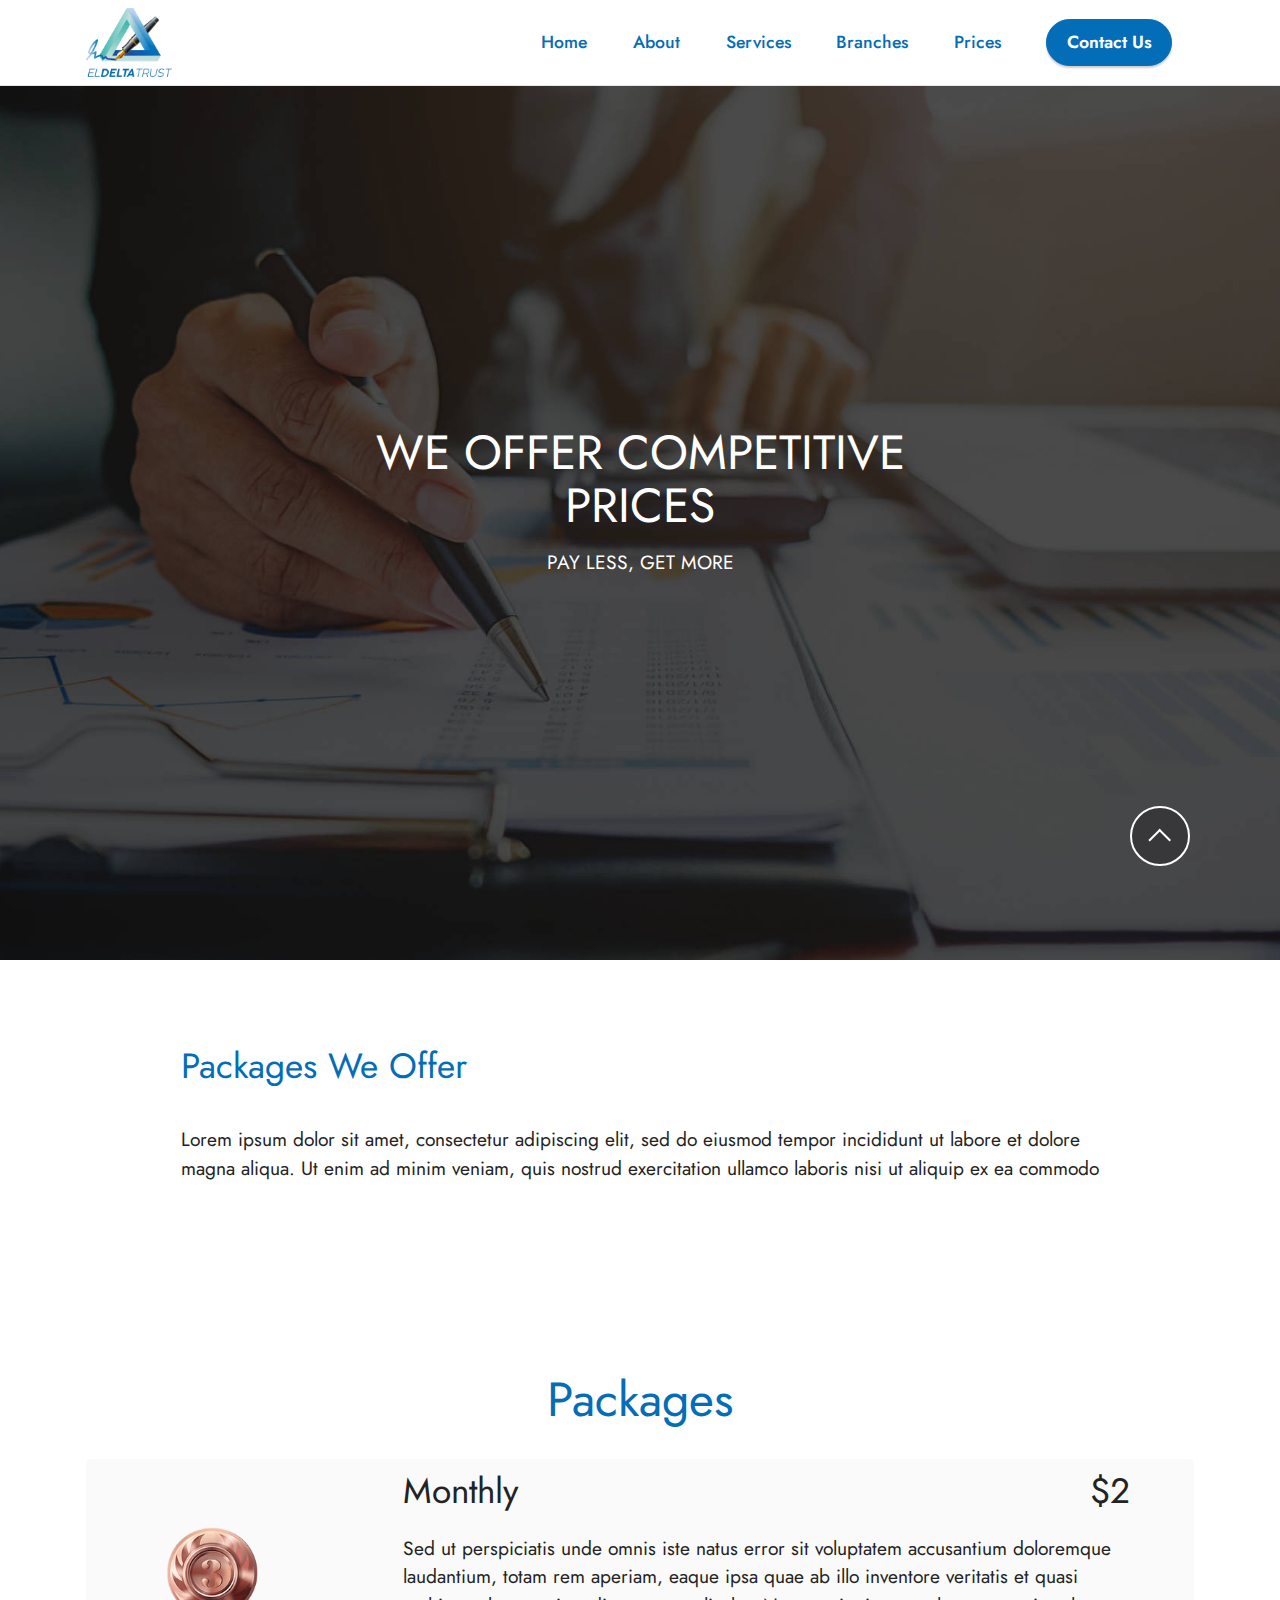
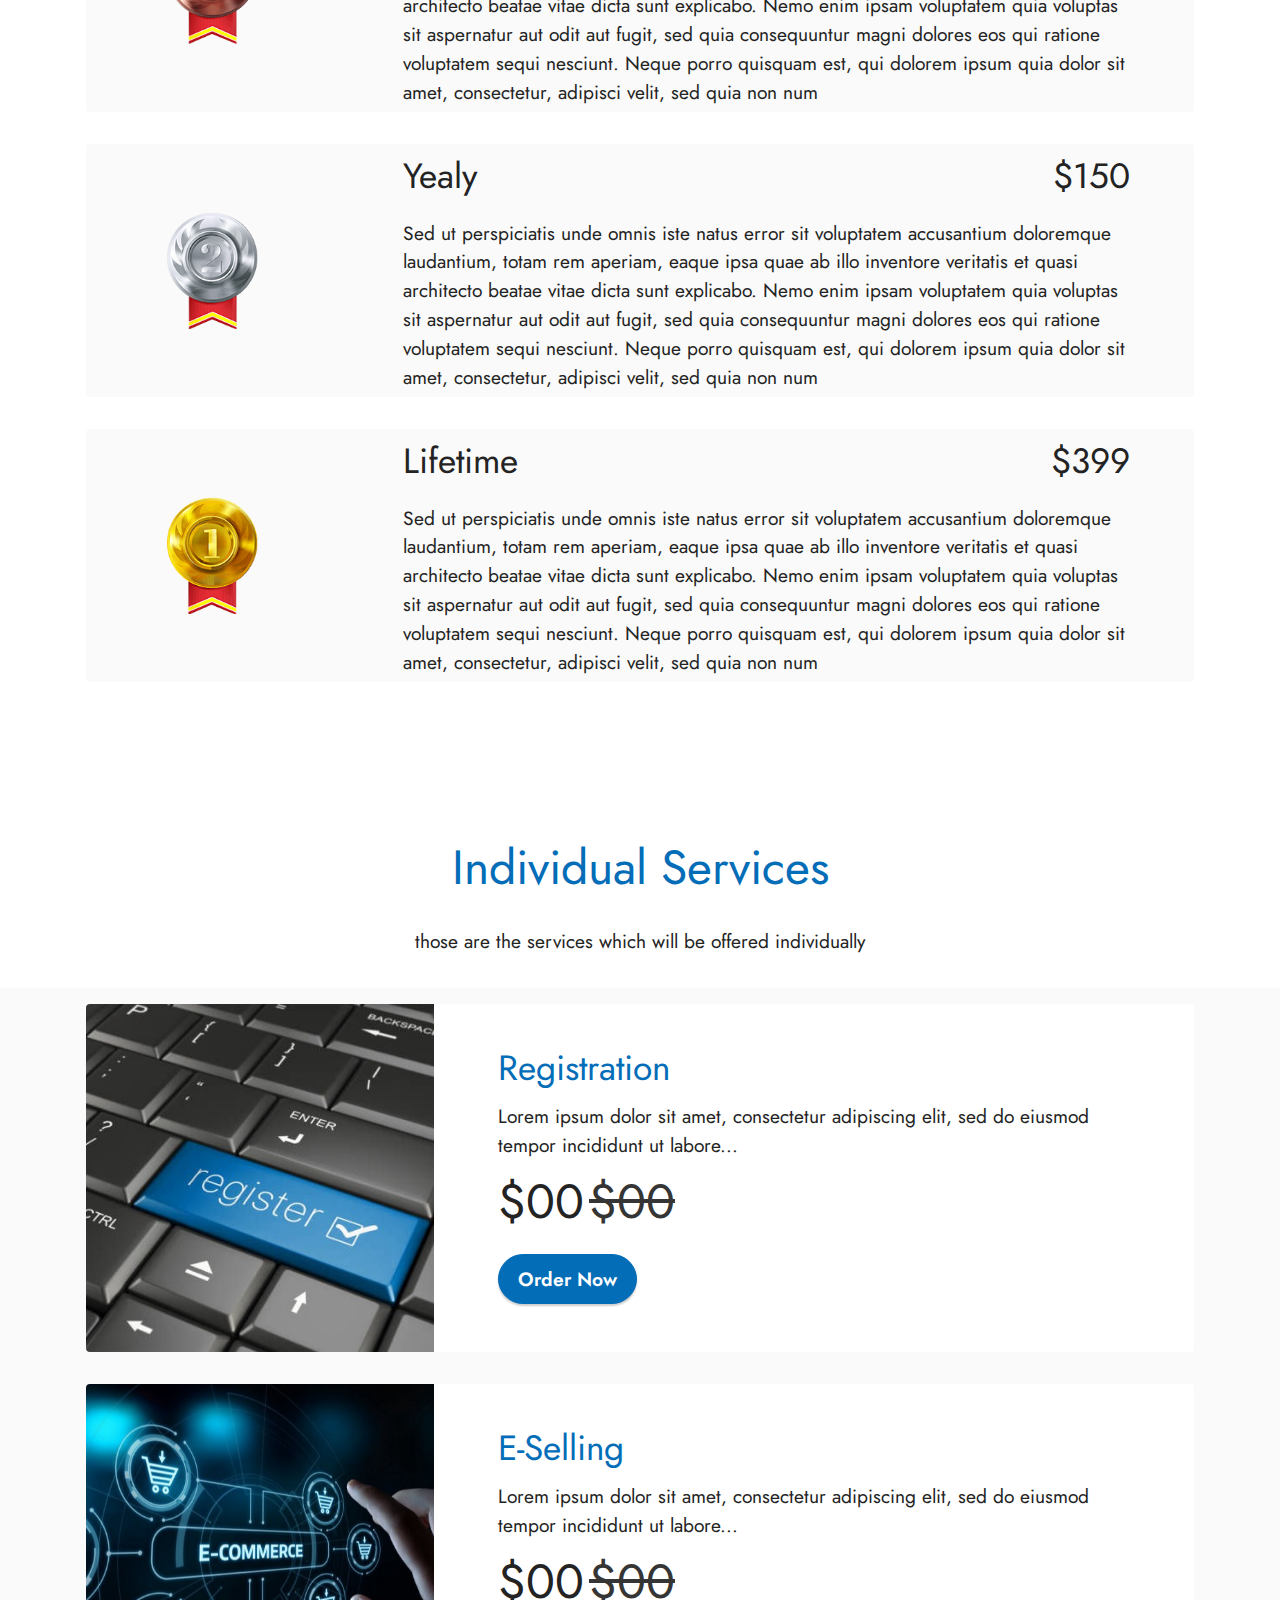
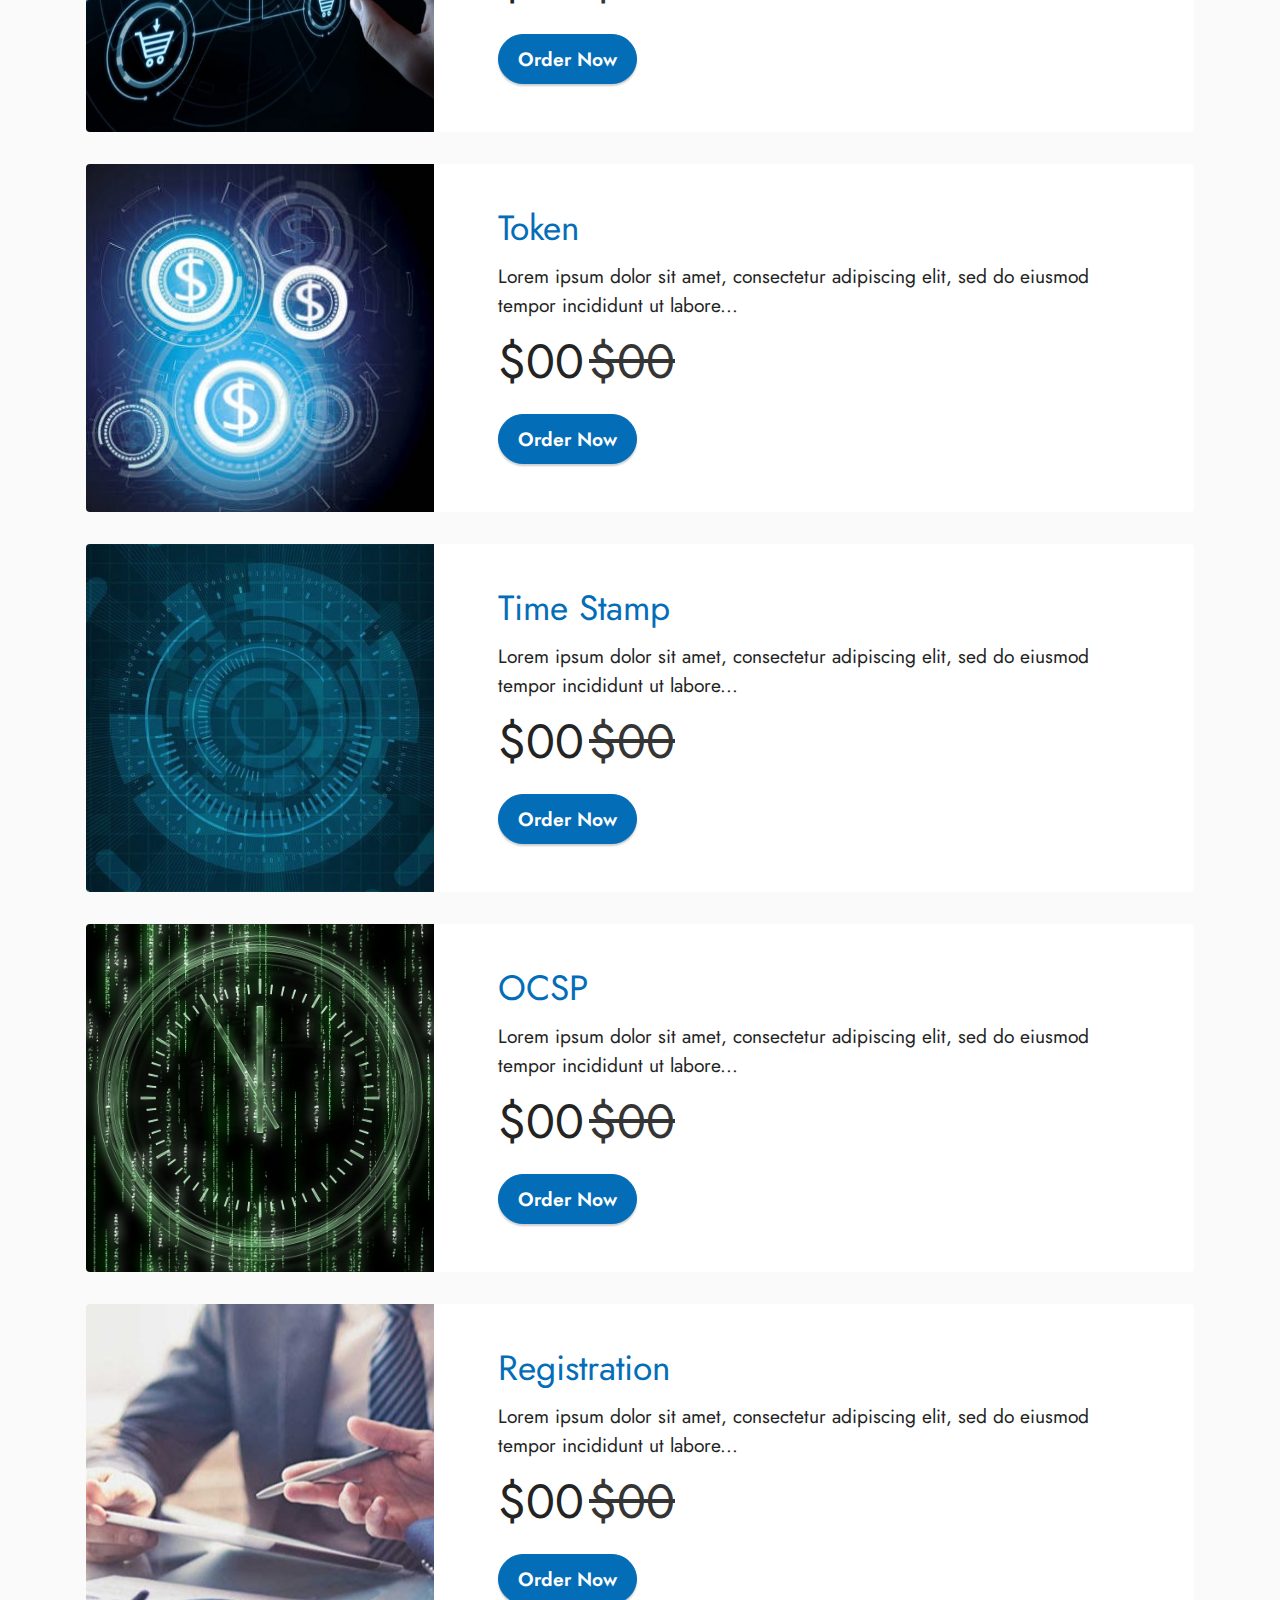
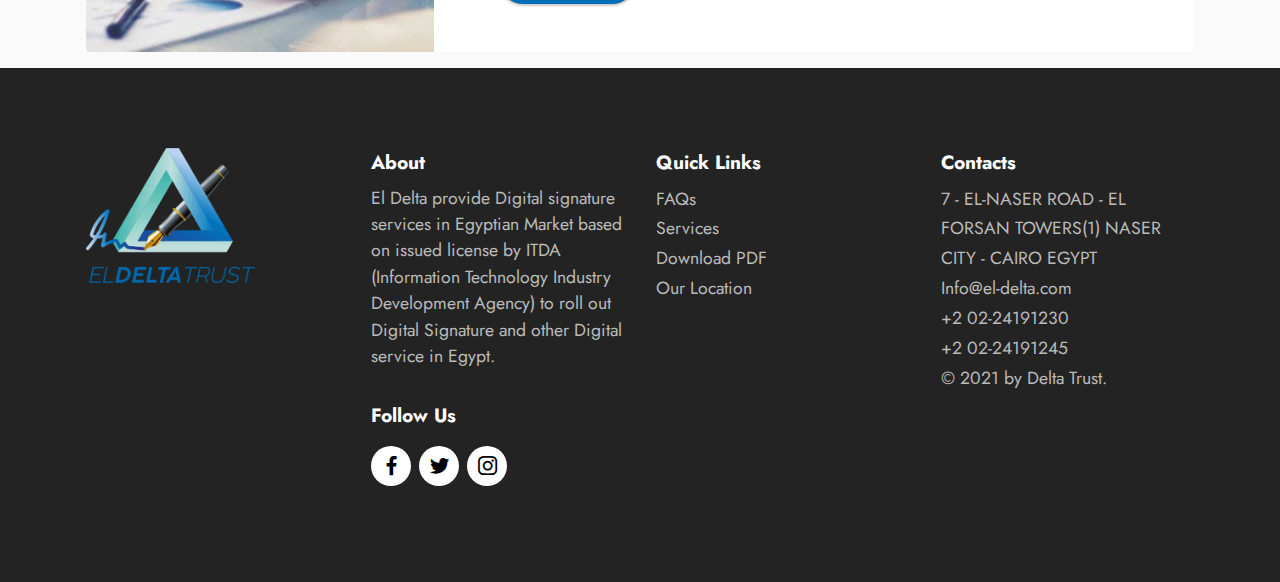
<file: page3.html>
<!DOCTYPE html>
<html  >
<head>
 
  <meta charset="UTF-8">
  <meta http-equiv="X-UA-Compatible" content="IE=edge">

  <meta name="viewport" content="width=device-width, initial-scale=1, minimum-scale=1">
  <link rel="shortcut icon" href="assets/images/securitylogo-128x103.png" type="image/x-icon">
  <meta name="description" content="">
  
  
  <title>pricing</title>
  <link rel="stylesheet" href="assets/web/assets/mobirise-icons2/mobirise2.css">
  <link rel="stylesheet" href="assets/bootstrap/css/bootstrap.min.css">
  <link rel="stylesheet" href="assets/bootstrap/css/bootstrap-grid.min.css">
  <link rel="stylesheet" href="assets/bootstrap/css/bootstrap-reboot.min.css">
  <link rel="stylesheet" href="assets/parallax/jarallax.css">
  <link rel="stylesheet" href="assets/animatecss/animate.css">
  <link rel="stylesheet" href="assets/dropdown/css/style.css">
  <link rel="stylesheet" href="assets/socicon/css/styles.css">
  <link rel="stylesheet" href="assets/theme/css/style.css">
  <link rel="preload" href="https://fonts.googleapis.com/css?family=Jost:100,200,300,400,500,600,700,800,900,100i,200i,300i,400i,500i,600i,700i,800i,900i&display=swap" as="style" onload="this.onload=null;this.rel='stylesheet'">
  <noscript><link rel="stylesheet" href="https://fonts.googleapis.com/css?family=Jost:100,200,300,400,500,600,700,800,900,100i,200i,300i,400i,500i,600i,700i,800i,900i&display=swap"></noscript>
  <link rel="preload" as="style" href="assets/mobirise/css/mbr-additional.css"><link rel="stylesheet" href="assets/mobirise/css/mbr-additional.css" type="text/css">
  
  
  
  
</head>
<body>
  
  <section data-bs-version="5.1" class="menu cid-sTmUM8yvR8" once="menu" id="menu1-1m">
    
    <nav class="navbar navbar-dropdown navbar-fixed-top navbar-expand-lg">
        <div class="container">
            <div class="navbar-brand">
                <span class="navbar-logo">
                    <a href="index.html">
                        <img src="assets/images/securitylogo-121x97.png" alt="Mobirise" style="height: 4.3rem;">
                    </a>
                </span>
                
            </div>
            <button class="navbar-toggler" type="button" data-toggle="collapse" data-bs-toggle="collapse" data-target="#navbarSupportedContent" data-bs-target="#navbarSupportedContent" aria-controls="navbarNavAltMarkup" aria-expanded="false" aria-label="Toggle navigation">
                <div class="hamburger">
                    <span></span>
                    <span></span>
                    <span></span>
                    <span></span>
                </div>
            </button>
            <div class="collapse navbar-collapse" id="navbarSupportedContent">
                <ul class="navbar-nav nav-dropdown" data-app-modern-menu="true"><li class="nav-item"><a class="nav-link link text-primary display-4" href="index.html">Home</a></li><li class="nav-item"><a class="nav-link link text-primary display-4" href="page1.html">About</a></li>
                    <li class="nav-item"><a class="nav-link link text-primary display-4" href="page4.html">Services</a></li><li class="nav-item"><a class="nav-link link text-primary display-4" href="index.html">Branches</a></li><li class="nav-item"><a class="nav-link link text-primary display-4" href="page3.html">Prices</a></li></ul>
                
                <div class="navbar-buttons mbr-section-btn"><a class="btn btn-primary display-4" href="index.html#form6-r">Contact Us</a></div>
            </div>
        </div>
    </nav>

</section>

<section data-bs-version="5.1" class="header18 cid-sTmUM98B6r mbr-fullscreen mbr-parallax-background" id="header18-1n">

    

    <div class="mbr-overlay" style="opacity: 0; background-color: rgb(68, 121, 217);"></div>

    <div class="align-center container">
        <div class="row justify-content-center">
            <div class="col-12 col-lg-7">
                <h1 class="mbr-section-title mbr-fonts-style mbr-white mb-3 display-2">WE OFFER COMPETITIVE PRICES</h1>
                <h2 class="mbr-section-subtitle mbr-fonts-style mbr-white mb-3 display-7">PAY LESS, GET MORE</h2>
                
                
            </div>
        </div>
    </div>
</section>

<section data-bs-version="5.1" class="content5 cid-sTmUM9JccU" id="content5-1o">
    
    <div class="container">
        <div class="row justify-content-center">
            <div class="col-md-12 col-lg-10">
                
                <h4 class="mbr-section-subtitle mbr-fonts-style mb-4 display-5">Packages We Offer</h4>
                <p class="mbr-text mbr-fonts-style display-7">
                    Lorem ipsum dolor sit amet, consectetur adipiscing elit, sed do eiusmod tempor incididunt ut labore et dolore magna aliqua. Ut enim ad minim veniam, quis nostrud exercitation ullamco laboris nisi ut aliquip ex ea commodo</p>
            </div>
        </div>
    </div>
</section>

<section data-bs-version="5.1" class="features10 cid-sTmWCVxkCT" id="features11-1q">
    <!---->
    
    
    <div class="container">
        <div class="title">
            <h3 class="mbr-section-title mbr-fonts-style mb-4 display-2">
                Packages</h3>
            
        </div>
        <div class="card">
            <div class="card-wrapper">
                <div class="row align-items-center">
                    <div class="col-12 col-md-3">
                        <div class="image-wrapper">
                            <img src="assets/images/1-350x350.png" alt="Mobirise" title="">
                        </div>
                    </div>
                    <div class="col-12 col-md">
                        <div class="card-box">
                            <div class="row">
                                <div class="col-12">
                                    <div class="top-line">
                                        <h4 class="card-title mbr-fonts-style display-5">Monthly</h4>
                                        <p class="cost mbr-fonts-style display-5">
                                            $2</p>
                                    </div>
                                </div>
                                <div class="col-12">
                                    <div class="bottom-line">
                                        <p class="mbr-text mbr-fonts-style m-0 display-7">
                                            Sed ut perspiciatis unde omnis iste natus error sit voluptatem accusantium doloremque laudantium, totam rem aperiam, eaque ipsa quae ab illo inventore veritatis et quasi architecto beatae vitae dicta sunt explicabo. Nemo enim ipsam voluptatem quia voluptas sit aspernatur aut odit aut fugit, sed quia consequuntur magni dolores eos qui ratione voluptatem sequi nesciunt. Neque porro quisquam est, qui dolorem ipsum quia dolor sit amet, consectetur, adipisci velit, sed quia non num
                                        </p>
                                    </div>
                                </div>
                            </div>
                        </div>
                    </div>
                </div>
            </div>
        </div>
        <div class="card">
            <div class="card-wrapper">
                <div class="row align-items-center">
                    <div class="col-12 col-md-3">
                        <div class="image-wrapper">
                            <img src="assets/images/2-350x350.png" alt="Mobirise" title="">
                        </div>
                    </div>
                    <div class="col-12 col-md">
                        <div class="card-box">
                            <div class="row">
                                <div class="col-12">
                                    <div class="top-line">
                                        <h4 class="card-title mbr-fonts-style display-5">Yealy</h4>
                                        <p class="cost mbr-fonts-style display-5">
                                            $150</p>
                                    </div>
                                </div>
                                <div class="col-12">
                                    <div class="bottom-line">
                                        <p class="mbr-text mbr-fonts-style m-0 display-7">
                                            Sed ut perspiciatis unde omnis iste natus error sit voluptatem accusantium doloremque laudantium, totam rem aperiam, eaque ipsa quae ab illo inventore veritatis et quasi architecto beatae vitae dicta sunt explicabo. Nemo enim ipsam voluptatem quia voluptas sit aspernatur aut odit aut fugit, sed quia consequuntur magni dolores eos qui ratione voluptatem sequi nesciunt. Neque porro quisquam est, qui dolorem ipsum quia dolor sit amet, consectetur, adipisci velit, sed quia non num
                                        </p>
                                    </div>
                                </div>
                            </div>
                        </div>
                    </div>
                </div>
            </div>
        </div>
        <div class="card">
            <div class="card-wrapper">
                <div class="row align-items-center">
                    <div class="col-12 col-md-3">
                        <div class="image-wrapper">
                            <img src="assets/images/3-350x350.png" alt="Mobirise" title="">
                        </div>
                    </div>
                    <div class="col-12 col-md">
                        <div class="card-box">
                            <div class="row">
                                <div class="col-12">
                                    <div class="top-line">
                                        <h4 class="card-title mbr-fonts-style display-5">Lifetime</h4>
                                        <p class="cost mbr-fonts-style display-5">
                                            $399</p>
                                    </div>
                                </div>
                                <div class="col-12">
                                    <div class="bottom-line">
                                        <p class="mbr-text mbr-fonts-style m-0 display-7">
                                            Sed ut perspiciatis unde omnis iste natus error sit voluptatem accusantium doloremque laudantium, totam rem aperiam, eaque ipsa quae ab illo inventore veritatis et quasi architecto beatae vitae dicta sunt explicabo. Nemo enim ipsam voluptatem quia voluptas sit aspernatur aut odit aut fugit, sed quia consequuntur magni dolores eos qui ratione voluptatem sequi nesciunt. Neque porro quisquam est, qui dolorem ipsum quia dolor sit amet, consectetur, adipisci velit, sed quia non num
                                        </p>
                                    </div>
                                </div>
                            </div>
                        </div>
                    </div>
                </div>
            </div>
        </div>
        
        
        
    </div>
</section>

<section data-bs-version="5.1" class="content4 cid-sTn1nsvGVp" id="content4-1s">
    
    
    <div class="container">
        <div class="row justify-content-center">
            <div class="title col-md-12 col-lg-10">
                <h3 class="mbr-section-title mbr-fonts-style align-center mb-4 display-2">
                    Individual Services</h3>
                <h4 class="mbr-section-subtitle align-center mbr-fonts-style mb-4 display-7">
                    those are the services which will be offered individually</h4>
                
            </div>
        </div>
    </div>
</section>

<section data-bs-version="5.1" class="features6 cid-sTn1Ijycue" id="features7-1t">
    <!---->
    

    
    <div class="container">
        <div class="card-wrapper">
            <div class="row align-items-center">
                <div class="col-12 col-lg-4">
                    <div class="image-wrapper">
                        <img src="assets/images/istockphoto-869283120-612x408.jpeg" alt="Mobirise">
                    </div>
                </div>
                <div class="col-12 col-lg">
                    <div class="text-box">
                        <h5 class="mbr-title mbr-fonts-style display-5">
                            Registration</h5>
                        <p class="mbr-text mbr-fonts-style display-7">Lorem ipsum dolor sit amet, consectetur adipiscing elit, sed do eiusmod tempor incididunt ut labore...</p>
                        <div class="cost">
                            <span class="currentcost mbr-fonts-style pr-2 display-2">$00</span>
                            <span class="oldcost mbr-fonts-style display-2">$00</span>
                        </div>
                        <div class="mbr-section-btn pt-3"><a href="https://mobiri.se" class="btn btn-primary display-7">Order Now</a></div>
                    </div>
                </div>
            </div>
        </div>
    </div>
</section>

<section data-bs-version="5.1" class="features6 cid-sTn7OjTE7j" id="features7-1u">
    <!---->
    

    
    <div class="container">
        <div class="card-wrapper">
            <div class="row align-items-center">
                <div class="col-12 col-lg-4">
                    <div class="image-wrapper">
                        <img src="assets/images/1-swfb1o-k1lgprn-xruzq8w-3-816x503.jpeg" alt="Mobirise">
                    </div>
                </div>
                <div class="col-12 col-lg">
                    <div class="text-box">
                        <h5 class="mbr-title mbr-fonts-style display-5">
                            E-Selling</h5>
                        <p class="mbr-text mbr-fonts-style display-7">Lorem ipsum dolor sit amet, consectetur adipiscing elit, sed do eiusmod tempor incididunt ut labore...</p>
                        <div class="cost">
                            <span class="currentcost mbr-fonts-style pr-2 display-2">$00</span>
                            <span class="oldcost mbr-fonts-style display-2">$00</span>
                        </div>
                        <div class="mbr-section-btn pt-3"><a href="https://mobiri.se" class="btn btn-primary display-7">Order Now</a></div>
                    </div>
                </div>
            </div>
        </div>
    </div>
</section>

<section data-bs-version="5.1" class="features6 cid-sTn7OVszRH" id="features7-1v">
    <!---->
    

    
    <div class="container">
        <div class="card-wrapper">
            <div class="row align-items-center">
                <div class="col-12 col-lg-4">
                    <div class="image-wrapper">
                        <img src="assets/images/istockphoto-1169615105-612x344.jpeg" alt="Mobirise">
                    </div>
                </div>
                <div class="col-12 col-lg">
                    <div class="text-box">
                        <h5 class="mbr-title mbr-fonts-style display-5">
                            Token</h5>
                        <p class="mbr-text mbr-fonts-style display-7">Lorem ipsum dolor sit amet, consectetur adipiscing elit, sed do eiusmod tempor incididunt ut labore...</p>
                        <div class="cost">
                            <span class="currentcost mbr-fonts-style pr-2 display-2">$00</span>
                            <span class="oldcost mbr-fonts-style display-2">$00</span>
                        </div>
                        <div class="mbr-section-btn pt-3"><a href="https://mobiri.se" class="btn btn-primary display-7">Order Now</a></div>
                    </div>
                </div>
            </div>
        </div>
    </div>
</section>

<section data-bs-version="5.1" class="features6 cid-sTn7PpFgRK" id="features7-1w">
    <!---->
    

    
    <div class="container">
        <div class="card-wrapper">
            <div class="row align-items-center">
                <div class="col-12 col-lg-4">
                    <div class="image-wrapper">
                        <img src="assets/images/using-the-digital-certificate-in-spain-2-816x484.jpeg" alt="Mobirise">
                    </div>
                </div>
                <div class="col-12 col-lg">
                    <div class="text-box">
                        <h5 class="mbr-title mbr-fonts-style display-5">Time Stamp</h5>
                        <p class="mbr-text mbr-fonts-style display-7">Lorem ipsum dolor sit amet, consectetur adipiscing elit, sed do eiusmod tempor incididunt ut labore...</p>
                        <div class="cost">
                            <span class="currentcost mbr-fonts-style pr-2 display-2">$00</span>
                            <span class="oldcost mbr-fonts-style display-2">$00</span>
                        </div>
                        <div class="mbr-section-btn pt-3"><a href="https://mobiri.se" class="btn btn-primary display-7">Order Now</a></div>
                    </div>
                </div>
            </div>
        </div>
    </div>
</section>

<section data-bs-version="5.1" class="features6 cid-sTn7PT8dra" id="features7-1x">
    <!---->
    

    
    <div class="container">
        <div class="card-wrapper">
            <div class="row align-items-center">
                <div class="col-12 col-lg-4">
                    <div class="image-wrapper">
                        <img src="assets/images/time-1995539-1282-816x816.jpeg" alt="Mobirise">
                    </div>
                </div>
                <div class="col-12 col-lg">
                    <div class="text-box">
                        <h5 class="mbr-title mbr-fonts-style display-5">
                            OCSP</h5>
                        <p class="mbr-text mbr-fonts-style display-7">Lorem ipsum dolor sit amet, consectetur adipiscing elit, sed do eiusmod tempor incididunt ut labore...</p>
                        <div class="cost">
                            <span class="currentcost mbr-fonts-style pr-2 display-2">$00</span>
                            <span class="oldcost mbr-fonts-style display-2">$00</span>
                        </div>
                        <div class="mbr-section-btn pt-3"><a href="https://mobiri.se" class="btn btn-primary display-7">Order Now</a></div>
                    </div>
                </div>
            </div>
        </div>
    </div>
</section>

<section data-bs-version="5.1" class="features6 cid-sTn7Qp3GHI" id="features7-1y">
    <!---->
    

    
    <div class="container">
        <div class="card-wrapper">
            <div class="row align-items-center">
                <div class="col-12 col-lg-4">
                    <div class="image-wrapper">
                        <img src="assets/images/unnamed-2-458x315.jpeg" alt="Mobirise">
                    </div>
                </div>
                <div class="col-12 col-lg">
                    <div class="text-box">
                        <h5 class="mbr-title mbr-fonts-style display-5">
                            Registration</h5>
                        <p class="mbr-text mbr-fonts-style display-7">Lorem ipsum dolor sit amet, consectetur adipiscing elit, sed do eiusmod tempor incididunt ut labore...</p>
                        <div class="cost">
                            <span class="currentcost mbr-fonts-style pr-2 display-2">$00</span>
                            <span class="oldcost mbr-fonts-style display-2">$00</span>
                        </div>
                        <div class="mbr-section-btn pt-3"><a href="https://mobiri.se" class="btn btn-primary display-7">Order Now</a></div>
                    </div>
                </div>
            </div>
        </div>
    </div>
</section>

<section data-bs-version="5.1" class="footer4 cid-sTmUMa4Yz6" once="footers" id="footer4-1p">

    
    
    <div class="container">
        <div class="row mbr-white">
            <div class="col-6 col-lg-3">
                <div class="media-wrap col-md-8 col-12">
                    <a href="index.html">
                        <img src="assets/images/securitylogo-397x319.png" alt="Mobirise">
                    </a>
                </div>
            </div>
            <div class="col-12 col-md-6 col-lg-3">
                <h5 class="mbr-section-subtitle mbr-fonts-style mb-2 display-7">
                    <strong>About</strong>
                </h5>
                <p class="mbr-text mbr-fonts-style mb-4 display-4">
                    El Delta&nbsp;provide Digital signature services in Egyptian Market based on issued license by ITDA (Information Technology Industry Development Agency) to roll out Digital Signature and other Digital service in Egypt.</p>
                <h5 class="mbr-section-subtitle mbr-fonts-style mb-3 display-7">
                    <strong>Follow Us</strong>
                </h5>
                <div class="social-row display-7">
                    <div class="soc-item">
                        <a href="https://twitter.com/" target="_blank">
                            <span class="mbr-iconfont socicon-facebook socicon"></span>
                        </a>
                    </div>
                    <div class="soc-item">
                        <a href="https://twitter.com/" target="_blank">
                            <span class="mbr-iconfont socicon-twitter socicon"></span>
                        </a>
                    </div>
                    <div class="soc-item">
                        <a href="https://twitter.com/" target="_blank">
                            <span class="mbr-iconfont socicon-instagram socicon"></span>
                        </a>
                    </div>
                    
                </div>
            </div>
            <div class="col-12 col-md-6 col-lg-3">
                <h5 class="mbr-section-subtitle mbr-fonts-style mb-2 display-7">
                    <strong>Quick Links</strong></h5>
                <ul class="list mbr-fonts-style display-4">
                    <li class="mbr-text item-wrap">FAQs</li>
                    <li class="mbr-text item-wrap">Services</li>
                    <li class="mbr-text item-wrap"><span style="font-size: 1.1rem;">Download PDF</span></li><li class="mbr-text item-wrap"><span style="font-size: 1.1rem;">Our Location</span><br></li>
                </ul>
            </div>
            <div class="col-12 col-md-6 col-lg-3">
                <h5 class="mbr-section-subtitle mbr-fonts-style mb-2 display-7">
                    <strong>Contacts</strong></h5>
                <ul class="list mbr-fonts-style display-4">
                    <li class="mbr-text item-wrap">7 - EL-NASER ROAD - EL FORSAN TOWERS(1) NASER CITY - CAIRO EGYPT</li><li class="mbr-text item-wrap">Info@el-delta.com
</li><li class="mbr-text item-wrap">+2 02-24191230
</li><li class="mbr-text item-wrap">+2 02-24191245
</li><li class="mbr-text item-wrap">© 2021 by Delta Trust.</li><li class="mbr-text item-wrap">
</li><li class="mbr-text item-wrap">
</li><li class="mbr-text item-wrap">
</li>
                </ul>
            </div>
            
        </div>
    </div>
  
  
 <div id="scrollToTop" class="scrollToTop mbr-arrow-up"><a style="text-align: center;"><i class="mbr-arrow-up-icon mbr-arrow-up-icon-cm cm-icon cm-icon-smallarrow-up"></i></a></div>
    <input name="animation" type="hidden">
  </body>
</html>
</file>
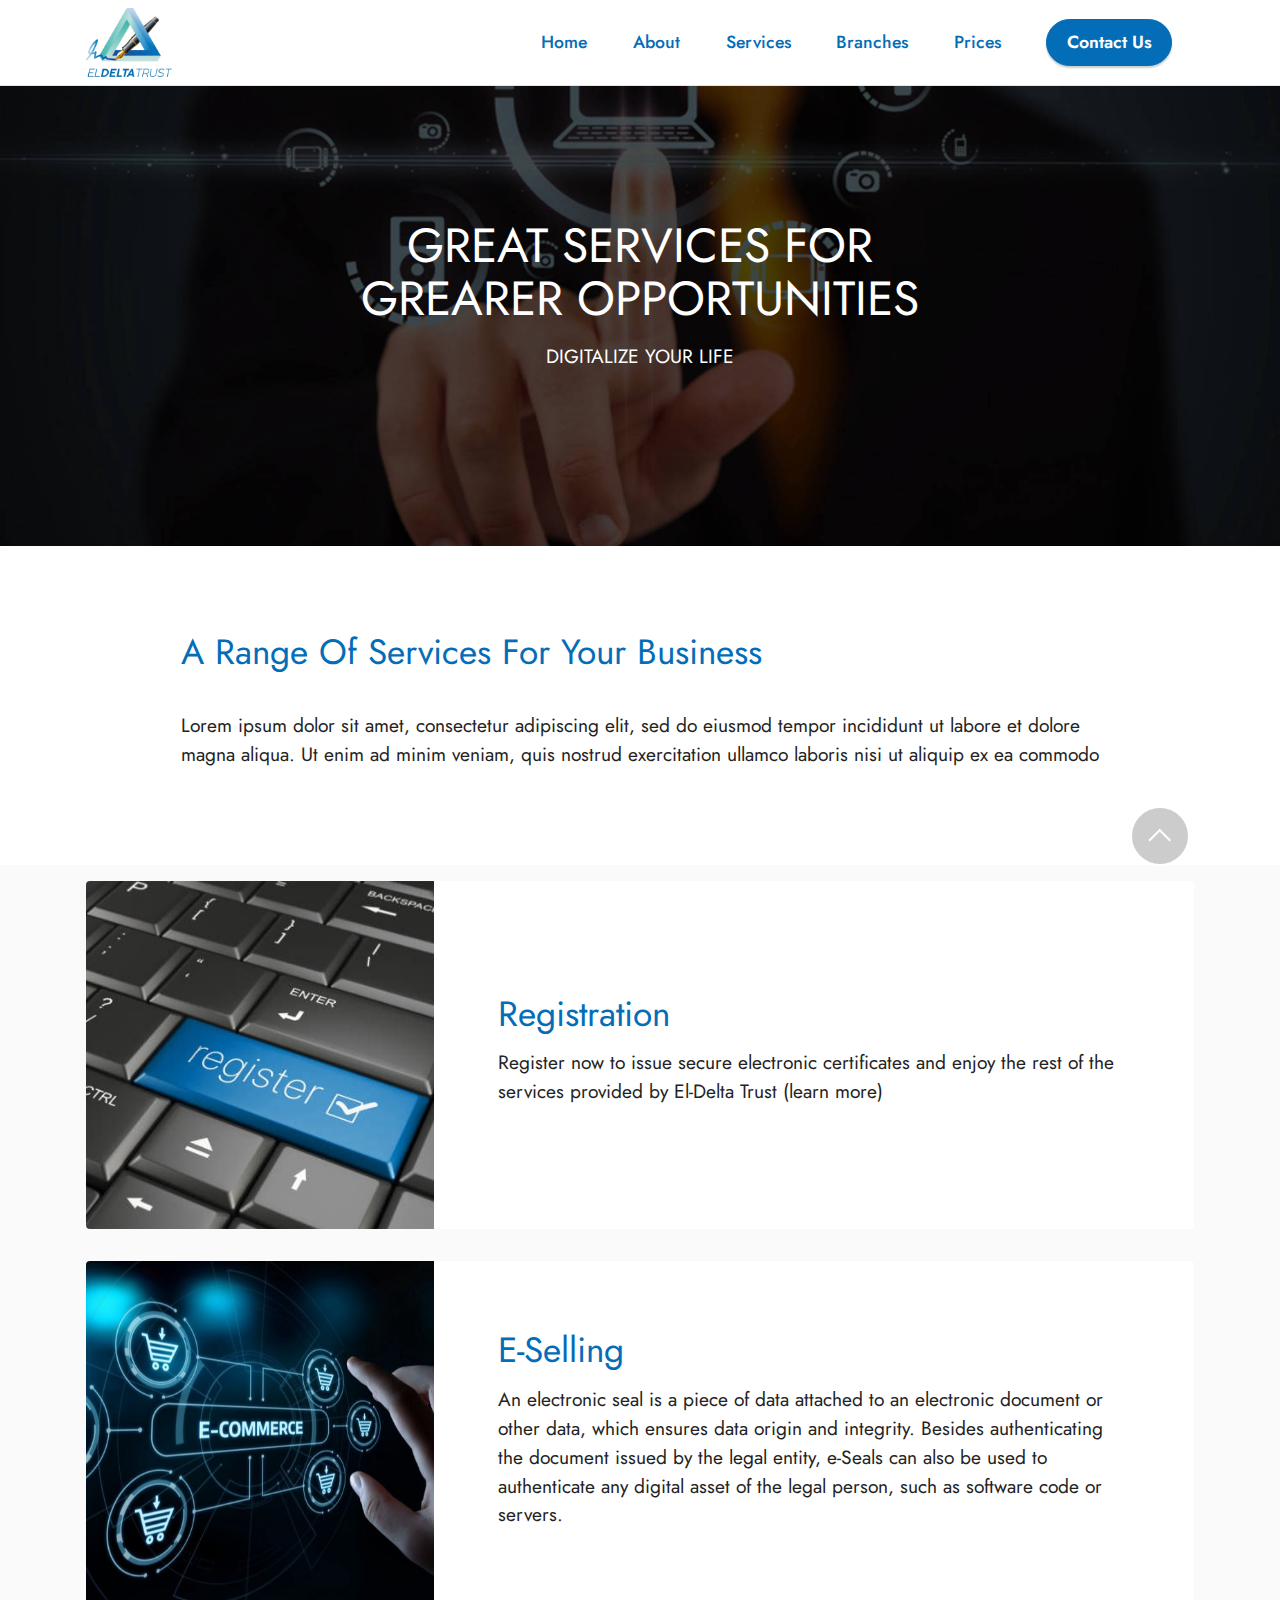
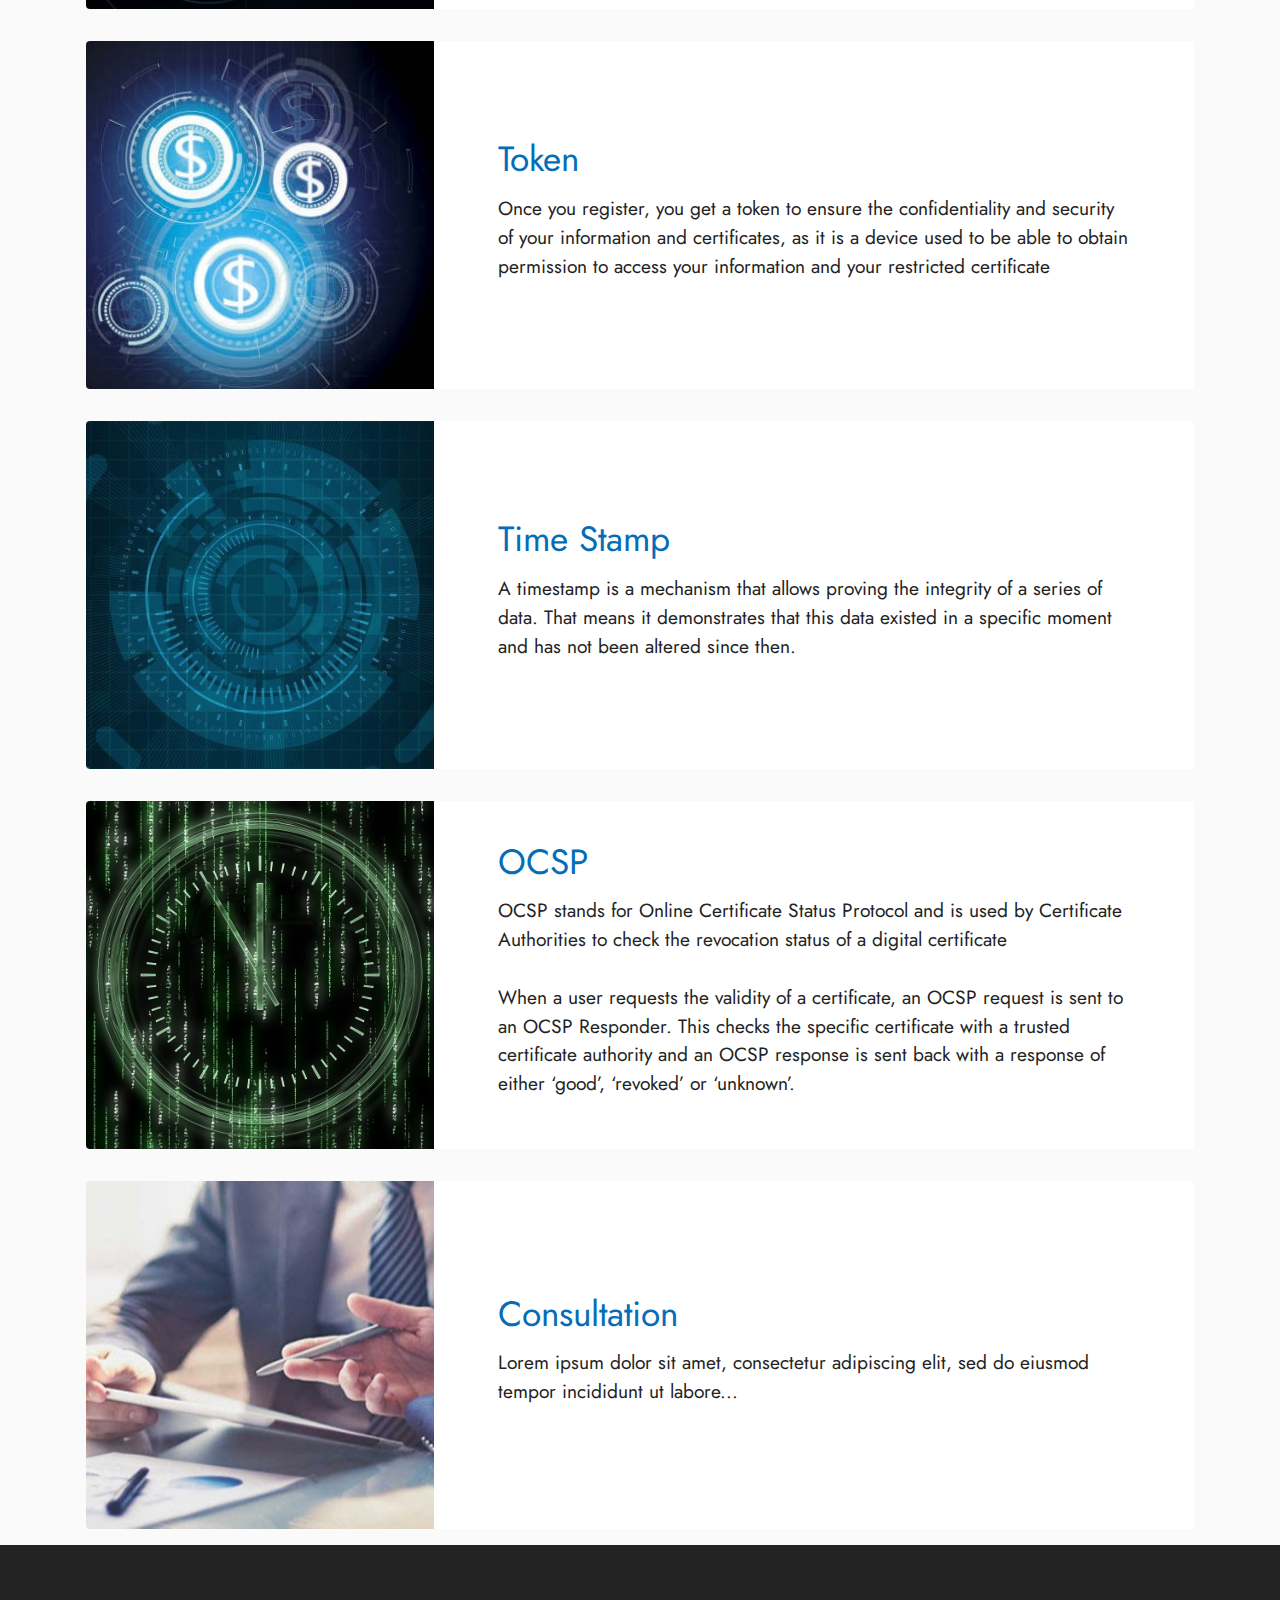
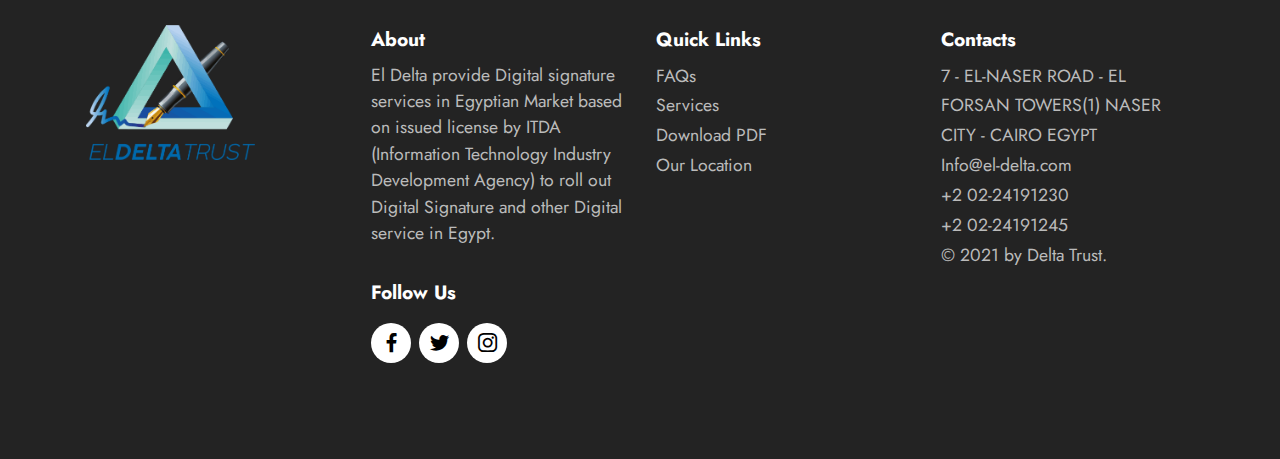
<file: page4.html>
<!DOCTYPE html>
<html  >
<head>
 
  <meta charset="UTF-8">
  <meta http-equiv="X-UA-Compatible" content="IE=edge">

  <meta name="viewport" content="width=device-width, initial-scale=1, minimum-scale=1">
  <link rel="shortcut icon" href="assets/images/securitylogo-128x103.png" type="image/x-icon">
  <meta name="description" content="">
  
  
  <title>services</title>
  <link rel="stylesheet" href="assets/web/assets/mobirise-icons2/mobirise2.css">
  <link rel="stylesheet" href="assets/bootstrap/css/bootstrap.min.css">
  <link rel="stylesheet" href="assets/bootstrap/css/bootstrap-grid.min.css">
  <link rel="stylesheet" href="assets/bootstrap/css/bootstrap-reboot.min.css">
  <link rel="stylesheet" href="assets/parallax/jarallax.css">
  <link rel="stylesheet" href="assets/animatecss/animate.css">
  <link rel="stylesheet" href="assets/dropdown/css/style.css">
  <link rel="stylesheet" href="assets/socicon/css/styles.css">
  <link rel="stylesheet" href="assets/theme/css/style.css">
  <link rel="preload" href="https://fonts.googleapis.com/css?family=Jost:100,200,300,400,500,600,700,800,900,100i,200i,300i,400i,500i,600i,700i,800i,900i&display=swap" as="style" onload="this.onload=null;this.rel='stylesheet'">
  <noscript><link rel="stylesheet" href="https://fonts.googleapis.com/css?family=Jost:100,200,300,400,500,600,700,800,900,100i,200i,300i,400i,500i,600i,700i,800i,900i&display=swap"></noscript>
  <link rel="preload" as="style" href="assets/mobirise/css/mbr-additional.css"><link rel="stylesheet" href="assets/mobirise/css/mbr-additional.css" type="text/css">
  
  
  
  
</head>
<body>
  
  <section data-bs-version="5.1" class="menu cid-sTn9HsGe4L" once="menu" id="menu1-1z">
    
    <nav class="navbar navbar-dropdown navbar-fixed-top navbar-expand-lg">
        <div class="container">
            <div class="navbar-brand">
                <span class="navbar-logo">
                    <a href="index.html">
                        <img src="assets/images/securitylogo-121x97.png" alt="Mobirise" style="height: 4.3rem;">
                    </a>
                </span>
                
            </div>
            <button class="navbar-toggler" type="button" data-toggle="collapse" data-bs-toggle="collapse" data-target="#navbarSupportedContent" data-bs-target="#navbarSupportedContent" aria-controls="navbarNavAltMarkup" aria-expanded="false" aria-label="Toggle navigation">
                <div class="hamburger">
                    <span></span>
                    <span></span>
                    <span></span>
                    <span></span>
                </div>
            </button>
            <div class="collapse navbar-collapse" id="navbarSupportedContent">
                <ul class="navbar-nav nav-dropdown" data-app-modern-menu="true"><li class="nav-item"><a class="nav-link link text-primary display-4" href="index.html">Home</a></li><li class="nav-item"><a class="nav-link link text-primary display-4" href="page1.html">About</a></li>
                    <li class="nav-item"><a class="nav-link link text-primary display-4" href="page4.html">Services</a></li><li class="nav-item"><a class="nav-link link text-primary display-4" href="index.html">Branches</a></li><li class="nav-item"><a class="nav-link link text-primary display-4" href="page3.html">Prices</a></li></ul>
                
                <div class="navbar-buttons mbr-section-btn"><a class="btn btn-primary display-4" href="index.html#form6-r">Contact Us</a></div>
            </div>
        </div>
    </nav>

</section>

<section data-bs-version="5.1" class="header18 cid-sTn9HtiMBG mbr-parallax-background" id="header18-20">

    

    <div class="mbr-overlay" style="opacity: 0; background-color: rgb(68, 121, 217);"></div>

    <div class="align-center container">
        <div class="row justify-content-center">
            <div class="col-12 col-lg-7">
                <h1 class="mbr-section-title mbr-fonts-style mbr-white mb-3 display-2">GREAT SERVICES FOR GREARER OPPORTUNITIES</h1>
                <h2 class="mbr-section-subtitle mbr-fonts-style mbr-white mb-3 display-7">DIGITALIZE YOUR LIFE</h2>
                
                
            </div>
        </div>
    </div>
</section>

<section data-bs-version="5.1" class="content5 cid-sTn9HtRX78" id="content5-21">
    
    <div class="container">
        <div class="row justify-content-center">
            <div class="col-md-12 col-lg-10">
                
                <h4 class="mbr-section-subtitle mbr-fonts-style mb-4 display-5">A Range Of Services For Your Business</h4>
                <p class="mbr-text mbr-fonts-style display-7">
                    Lorem ipsum dolor sit amet, consectetur adipiscing elit, sed do eiusmod tempor incididunt ut labore et dolore magna aliqua. Ut enim ad minim veniam, quis nostrud exercitation ullamco laboris nisi ut aliquip ex ea commodo</p>
            </div>
        </div>
    </div>
</section>

<section data-bs-version="5.1" class="features6 cid-sTn9HvCF84" id="features7-24">
    <!---->
    

    
    <div class="container">
        <div class="card-wrapper">
            <div class="row align-items-center">
                <div class="col-12 col-lg-4">
                    <div class="image-wrapper">
                        <img src="assets/images/istockphoto-869283120-612x408.jpeg" alt="Mobirise">
                    </div>
                </div>
                <div class="col-12 col-lg">
                    <div class="text-box">
                        <h5 class="mbr-title mbr-fonts-style display-5">
                            Registration</h5>
                        <p class="mbr-text mbr-fonts-style display-7">Register now to issue secure electronic certificates and enjoy the rest of the services provided by El-Delta Trust (learn more)</p>
                        
                        
                    </div>
                </div>
            </div>
        </div>
    </div>
</section>

<section data-bs-version="5.1" class="features6 cid-sTn9Hw0jto" id="features7-25">
    <!---->
    

    
    <div class="container">
        <div class="card-wrapper">
            <div class="row align-items-center">
                <div class="col-12 col-lg-4">
                    <div class="image-wrapper">
                        <img src="assets/images/1-swfb1o-k1lgprn-xruzq8w-3-816x503.jpeg" alt="Mobirise">
                    </div>
                </div>
                <div class="col-12 col-lg">
                    <div class="text-box">
                        <h5 class="mbr-title mbr-fonts-style display-5">
                            E-Selling</h5>
                        <p class="mbr-text mbr-fonts-style display-7">An electronic seal is a piece of data attached to an electronic document or other data, which ensures data origin and integrity. Besides authenticating the document issued by the legal entity, e-Seals can also be used to authenticate any digital asset of the legal person, such as software code or servers. </p>
                        
                        
                    </div>
                </div>
            </div>
        </div>
    </div>
</section>

<section data-bs-version="5.1" class="features6 cid-sTn9HwoK3N" id="features7-26">
    <!---->
    

    
    <div class="container">
        <div class="card-wrapper">
            <div class="row align-items-center">
                <div class="col-12 col-lg-4">
                    <div class="image-wrapper">
                        <img src="assets/images/istockphoto-1169615105-612x344.jpeg" alt="Mobirise">
                    </div>
                </div>
                <div class="col-12 col-lg">
                    <div class="text-box">
                        <h5 class="mbr-title mbr-fonts-style display-5">
                            Token</h5>
                        <p class="mbr-text mbr-fonts-style display-7">Once you register, you get a token to ensure the confidentiality and security of your information and certificates, as it is a device used to be able to obtain permission to access your information and your restricted certificate </p>
                        
                        
                    </div>
                </div>
            </div>
        </div>
    </div>
</section>

<section data-bs-version="5.1" class="features6 cid-sTn9HwNbl6" id="features7-27">
    <!---->
    

    
    <div class="container">
        <div class="card-wrapper">
            <div class="row align-items-center">
                <div class="col-12 col-lg-4">
                    <div class="image-wrapper">
                        <img src="assets/images/using-the-digital-certificate-in-spain-2-816x484.jpeg" alt="Mobirise">
                    </div>
                </div>
                <div class="col-12 col-lg">
                    <div class="text-box">
                        <h5 class="mbr-title mbr-fonts-style display-5">Time Stamp</h5>
                        <p class="mbr-text mbr-fonts-style display-7">A timestamp is a mechanism that allows proving the integrity of a series of data. That means it demonstrates that this data existed in a specific moment and has not been altered since then.</p>
                        
                        
                    </div>
                </div>
            </div>
        </div>
    </div>
</section>

<section data-bs-version="5.1" class="features6 cid-sTn9HxbcIu" id="features7-28">
    <!---->
    

    
    <div class="container">
        <div class="card-wrapper">
            <div class="row align-items-center">
                <div class="col-12 col-lg-4">
                    <div class="image-wrapper">
                        <img src="assets/images/time-1995539-1282-816x816.jpeg" alt="Mobirise">
                    </div>
                </div>
                <div class="col-12 col-lg">
                    <div class="text-box">
                        <h5 class="mbr-title mbr-fonts-style display-5">
                            OCSP</h5>
                        <p class="mbr-text mbr-fonts-style display-7">OCSP stands for Online Certificate Status Protocol and is used by Certificate Authorities to check the revocation status of a digital certificate
<br>
<br>When a user requests the validity of a certificate, an OCSP request is sent to an OCSP Responder. This checks the specific certificate with a trusted certificate authority and an OCSP response is sent back with a response of either ‘good’, ‘revoked’ or ‘unknown’.&nbsp;<br></p>
                        
                        
                    </div>
                </div>
            </div>
        </div>
    </div>
</section>

<section data-bs-version="5.1" class="features6 cid-sTn9Hxwe9O" id="features7-29">
    <!---->
    

    
    <div class="container">
        <div class="card-wrapper">
            <div class="row align-items-center">
                <div class="col-12 col-lg-4">
                    <div class="image-wrapper">
                        <img src="assets/images/unnamed-2-458x315.jpeg" alt="Mobirise">
                    </div>
                </div>
                <div class="col-12 col-lg">
                    <div class="text-box">
                        <h5 class="mbr-title mbr-fonts-style display-5">
                            Consultation</h5>
                        <p class="mbr-text mbr-fonts-style display-7">Lorem ipsum dolor sit amet, consectetur adipiscing elit, sed do eiusmod tempor incididunt ut labore...</p>
                        
                        
                    </div>
                </div>
            </div>
        </div>
    </div>
</section>

<section data-bs-version="5.1" class="footer4 cid-sTn9HxR6k5" once="footers" id="footer4-2a">

    
    
    <div class="container">
        <div class="row mbr-white">
            <div class="col-6 col-lg-3">
                <div class="media-wrap col-md-8 col-12">
                    <a href="index.html">
                        <img src="assets/images/securitylogo-397x319.png" alt="Mobirise">
                    </a>
                </div>
            </div>
            <div class="col-12 col-md-6 col-lg-3">
                <h5 class="mbr-section-subtitle mbr-fonts-style mb-2 display-7">
                    <strong>About</strong>
                </h5>
                <p class="mbr-text mbr-fonts-style mb-4 display-4">
                    El Delta&nbsp;provide Digital signature services in Egyptian Market based on issued license by ITDA (Information Technology Industry Development Agency) to roll out Digital Signature and other Digital service in Egypt.</p>
                <h5 class="mbr-section-subtitle mbr-fonts-style mb-3 display-7">
                    <strong>Follow Us</strong>
                </h5>
                <div class="social-row display-7">
                    <div class="soc-item">
                        <a href="https://twitter.com/" target="_blank">
                            <span class="mbr-iconfont socicon-facebook socicon"></span>
                        </a>
                    </div>
                    <div class="soc-item">
                        <a href="https://twitter.com/" target="_blank">
                            <span class="mbr-iconfont socicon-twitter socicon"></span>
                        </a>
                    </div>
                    <div class="soc-item">
                        <a href="https://twitter.com/" target="_blank">
                            <span class="mbr-iconfont socicon-instagram socicon"></span>
                        </a>
                    </div>
                    
                </div>
            </div>
            <div class="col-12 col-md-6 col-lg-3">
                <h5 class="mbr-section-subtitle mbr-fonts-style mb-2 display-7">
                    <strong>Quick Links</strong></h5>
                <ul class="list mbr-fonts-style display-4">
                    <li class="mbr-text item-wrap">FAQs</li>
                    <li class="mbr-text item-wrap">Services</li>
                    <li class="mbr-text item-wrap"><span style="font-size: 1.1rem;">Download PDF</span></li><li class="mbr-text item-wrap"><span style="font-size: 1.1rem;">Our Location</span><br></li>
                </ul>
            </div>
            <div class="col-12 col-md-6 col-lg-3">
                <h5 class="mbr-section-subtitle mbr-fonts-style mb-2 display-7">
                    <strong>Contacts</strong></h5>
                <ul class="list mbr-fonts-style display-4">
                    <li class="mbr-text item-wrap">7 - EL-NASER ROAD - EL FORSAN TOWERS(1) NASER CITY - CAIRO EGYPT</li><li class="mbr-text item-wrap">Info@el-delta.com
</li><li class="mbr-text item-wrap">+2 02-24191230
</li><li class="mbr-text item-wrap">+2 02-24191245
</li><li class="mbr-text item-wrap">© 2021 by Delta Trust.</li><li class="mbr-text item-wrap">
</li><li class="mbr-text item-wrap">
</li><li class="mbr-text item-wrap">
</li>
                </ul>
            </div>
            
        </div>
    </div>
  
  
 <div id="scrollToTop" class="scrollToTop mbr-arrow-up"><a style="text-align: center;"><i class="mbr-arrow-up-icon mbr-arrow-up-icon-cm cm-icon cm-icon-smallarrow-up"></i></a></div>
    <input name="animation" type="hidden">
  </body>
</html>
</file>
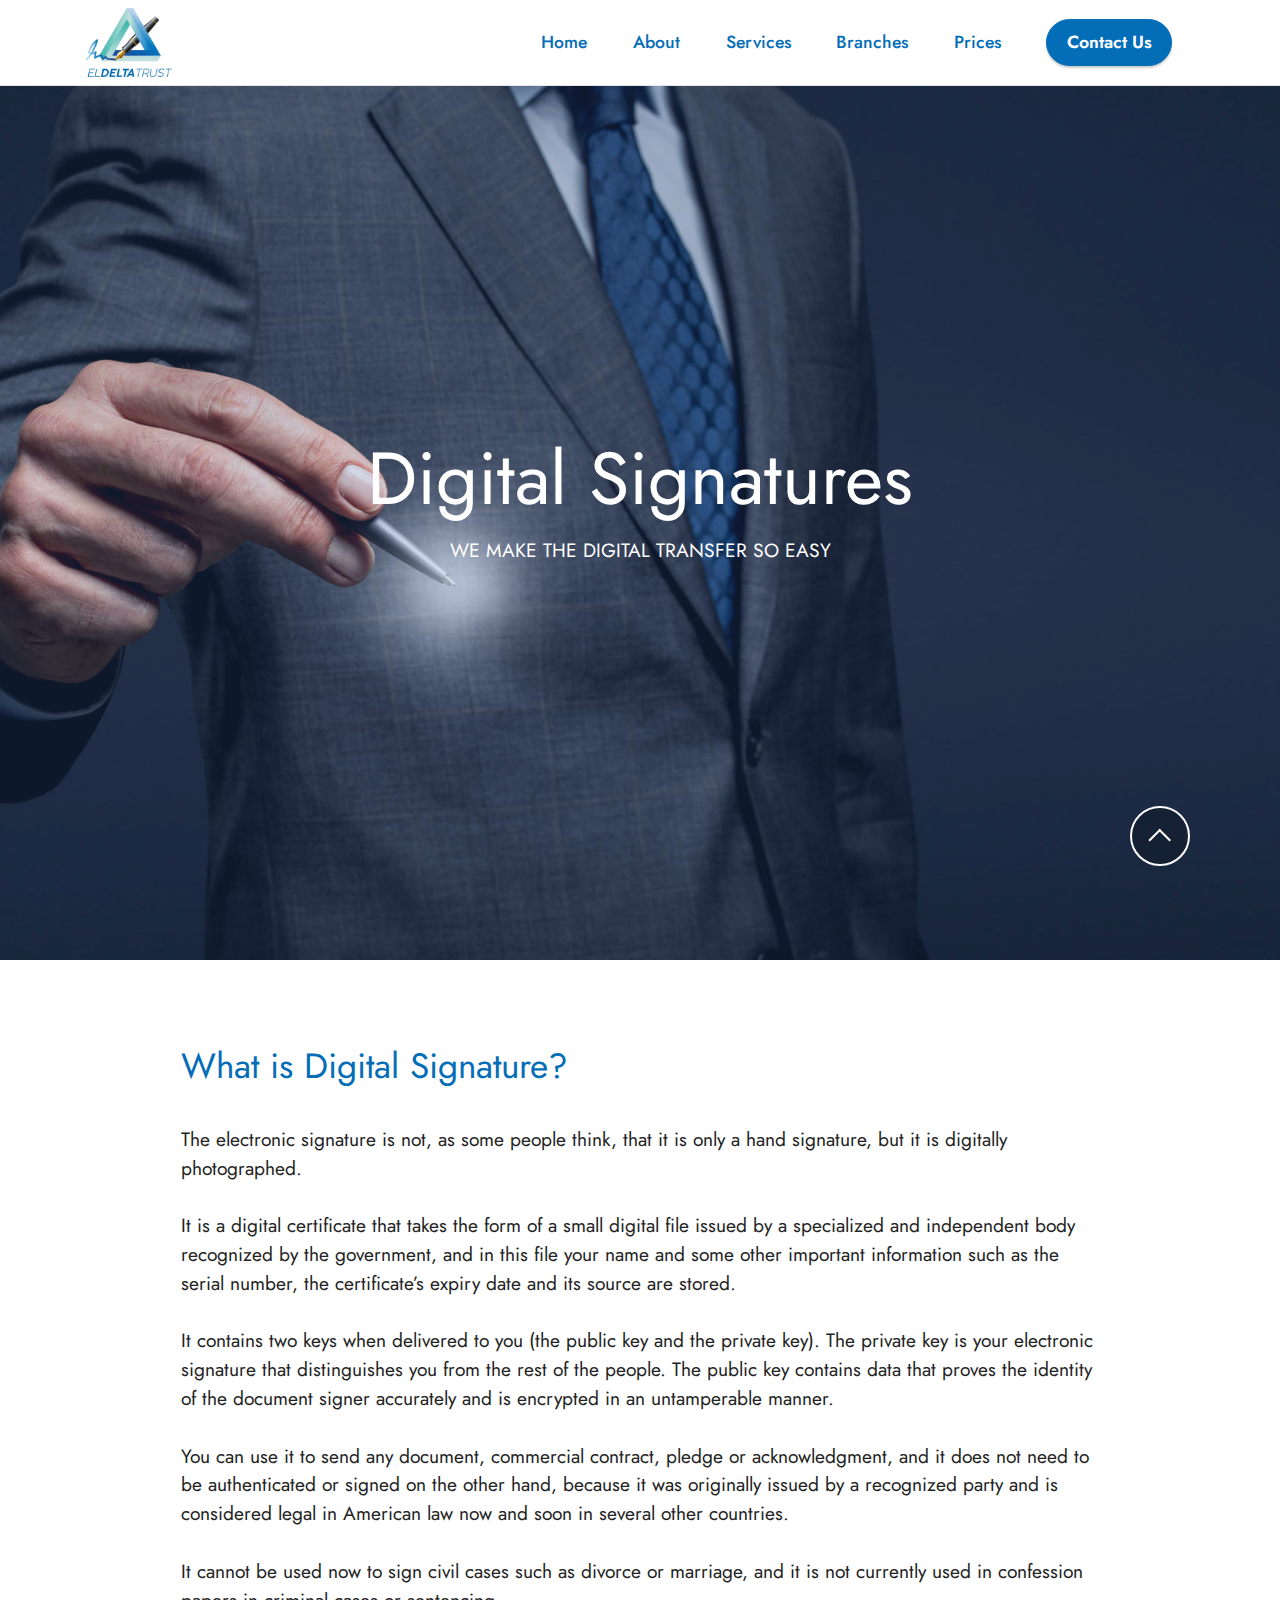
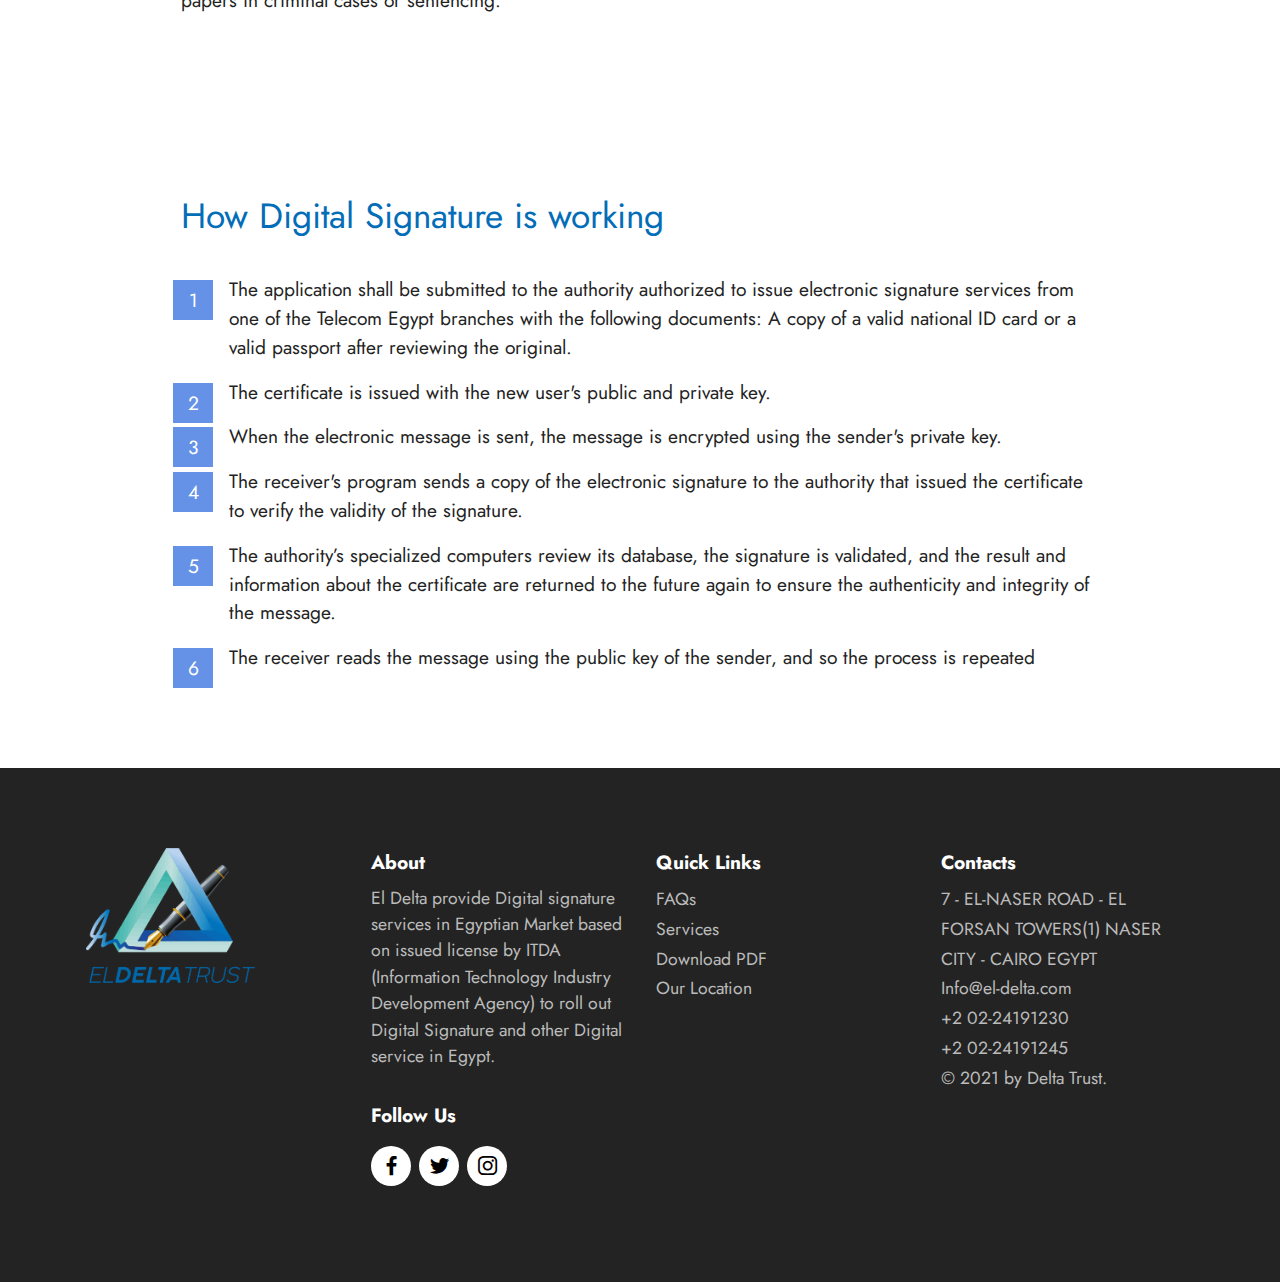
<file: page5.html>
<!DOCTYPE html>
<html  >
<head>
  
  <meta charset="UTF-8">
  <meta http-equiv="X-UA-Compatible" content="IE=edge">

  <meta name="viewport" content="width=device-width, initial-scale=1, minimum-scale=1">
  <link rel="shortcut icon" href="assets/images/securitylogo-128x103.png" type="image/x-icon">
  <meta name="description" content="">
  
  
  <title>branches</title>
  <link rel="stylesheet" href="assets/bootstrap/css/bootstrap.min.css">
  <link rel="stylesheet" href="assets/bootstrap/css/bootstrap-grid.min.css">
  <link rel="stylesheet" href="assets/bootstrap/css/bootstrap-reboot.min.css">
  <link rel="stylesheet" href="assets/animatecss/animate.css">
  <link rel="stylesheet" href="assets/dropdown/css/style.css">
  <link rel="stylesheet" href="assets/socicon/css/styles.css">
  <link rel="stylesheet" href="assets/theme/css/style.css">
  <link rel="preload" href="https://fonts.googleapis.com/css?family=Jost:100,200,300,400,500,600,700,800,900,100i,200i,300i,400i,500i,600i,700i,800i,900i&display=swap" as="style" onload="this.onload=null;this.rel='stylesheet'">
  <noscript><link rel="stylesheet" href="https://fonts.googleapis.com/css?family=Jost:100,200,300,400,500,600,700,800,900,100i,200i,300i,400i,500i,600i,700i,800i,900i&display=swap"></noscript>
  <link rel="preload" as="style" href="assets/mobirise/css/mbr-additional.css"><link rel="stylesheet" href="assets/mobirise/css/mbr-additional.css" type="text/css">
  
  
  
  
</head>
<body>
  
  <section data-bs-version="5.1" class="menu cid-sUoud0EZln" once="menu" id="menu1-2b">
    
    <nav class="navbar navbar-dropdown navbar-fixed-top navbar-expand-lg">
        <div class="container">
            <div class="navbar-brand">
                <span class="navbar-logo">
                    <a href="index.html">
                        <img src="assets/images/securitylogo-121x97.png" alt="Mobirise" style="height: 4.3rem;">
                    </a>
                </span>
                
            </div>
            <button class="navbar-toggler" type="button" data-toggle="collapse" data-bs-toggle="collapse" data-target="#navbarSupportedContent" data-bs-target="#navbarSupportedContent" aria-controls="navbarNavAltMarkup" aria-expanded="false" aria-label="Toggle navigation">
                <div class="hamburger">
                    <span></span>
                    <span></span>
                    <span></span>
                    <span></span>
                </div>
            </button>
            <div class="collapse navbar-collapse" id="navbarSupportedContent">
                <ul class="navbar-nav nav-dropdown" data-app-modern-menu="true"><li class="nav-item"><a class="nav-link link text-primary display-4" href="index.html">Home</a></li><li class="nav-item"><a class="nav-link link text-primary display-4" href="page1.html">About</a></li>
                    <li class="nav-item"><a class="nav-link link text-primary display-4" href="page4.html">Services</a></li><li class="nav-item"><a class="nav-link link text-primary display-4" href="index.html">Branches</a></li><li class="nav-item"><a class="nav-link link text-primary display-4" href="page3.html">Prices</a></li></ul>
                
                <div class="navbar-buttons mbr-section-btn"><a class="btn btn-primary display-4" href="index.html#form6-r">Contact Us</a></div>
            </div>
        </div>
    </nav>

</section>

<section data-bs-version="5.1" class="header6 cid-sUoud129Lz mbr-fullscreen" id="header6-2c">

    

    <div class="mbr-overlay" style="opacity: 0.2; background-color: rgb(68, 121, 217);"></div>

    <div class="align-center container">
        <div class="row justify-content-center">
            <div class="col-12 col-lg-10">
                <h1 class="mbr-section-title mbr-fonts-style mbr-white mb-3 display-1">Digital Signatures</h1>
                
                <p class="mbr-text mbr-white mbr-fonts-style display-7">
                    WE MAKE THE DIGITAL TRANSFER SO EASY
                </p>
                
            </div>
        </div>
    </div>
</section>

<section data-bs-version="5.1" class="content5 cid-sUoud1oZ39" id="content5-2d">
    
    <div class="container">
        <div class="row justify-content-center">
            <div class="col-md-12 col-lg-10">
                
                <h4 class="mbr-section-subtitle mbr-fonts-style mb-4 display-5">What is Digital Signature?</h4>
                <p class="mbr-text mbr-fonts-style display-7">The electronic signature is not, as some people think, that it is only a hand signature, but it is digitally photographed.<br>
<br>It is a digital certificate that takes the form of a small digital file issued by a specialized and independent body recognized by the government, and in this file your name and some other important information such as the serial number, the certificate’s expiry date and its source are stored.<br>
<br>It contains two keys when delivered to you (the public key and the private key). The private key is your electronic signature that distinguishes you from the rest of the people. The public key contains data that proves the identity of the document signer accurately and is encrypted in an untamperable manner.<br>
<br>You can use it to send any document, commercial contract, pledge or acknowledgment, and it does not need to be authenticated or signed on the other hand, because it was originally issued by a recognized party and is considered legal in American law now and soon in several other countries.<br>
<br>It cannot be used now to sign civil cases such as divorce or marriage, and it is not currently used in confession papers in criminal cases or sentencing.</p>
            </div>
        </div>
    </div>
</section>

<section data-bs-version="5.1" class="content9 cid-sUoud1GBZ6" id="content9-2e">
    

    <div class="container">
        <div class="row justify-content-center">
            <div class="counter-container col-md-12 col-lg-10">
                <h4 class="mbr-section-title mbr-fonts-style mb-4 display-5">How Digital Signature is working</h4>
                <div class="mbr-text mbr-fonts-style display-7">
                    <ol>
                        <li>The application shall be submitted to the authority authorized to issue electronic signature services from one of the Telecom Egypt branches with the following documents: A copy of a valid national ID card or a valid passport after reviewing the original.</li>
                        <li>The certificate is issued with the new user's public and private key.</li>
                        <li>When the electronic message is sent, the message is encrypted using the sender's private key.</li><li>The receiver's program sends a copy of the electronic signature to the authority that issued the certificate to verify the validity of the signature.</li><li>The authority’s specialized computers review its database, the signature is validated, and the result and information about the certificate are returned to the future again to ensure the authenticity and integrity of the message.</li><li>The receiver reads the message using the public key of the sender, and so the process is repeated</li>
                    </ol>
                </div>
            </div>
        </div>
    </div>
</section>

<section data-bs-version="5.1" class="footer4 cid-sUoud1ZKAC" once="footers" id="footer4-2f">

    
    
    <div class="container">
        <div class="row mbr-white">
            <div class="col-6 col-lg-3">
                <div class="media-wrap col-md-8 col-12">
                    <a href="index.html">
                        <img src="assets/images/securitylogo-397x319.png" alt="Mobirise">
                    </a>
                </div>
            </div>
            <div class="col-12 col-md-6 col-lg-3">
                <h5 class="mbr-section-subtitle mbr-fonts-style mb-2 display-7">
                    <strong>About</strong>
                </h5>
                <p class="mbr-text mbr-fonts-style mb-4 display-4">
                    El Delta&nbsp;provide Digital signature services in Egyptian Market based on issued license by ITDA (Information Technology Industry Development Agency) to roll out Digital Signature and other Digital service in Egypt.</p>
                <h5 class="mbr-section-subtitle mbr-fonts-style mb-3 display-7">
                    <strong>Follow Us</strong>
                </h5>
                <div class="social-row display-7">
                    <div class="soc-item">
                        <a href="https://twitter.com/" target="_blank">
                            <span class="mbr-iconfont socicon-facebook socicon"></span>
                        </a>
                    </div>
                    <div class="soc-item">
                        <a href="https://twitter.com/" target="_blank">
                            <span class="mbr-iconfont socicon-twitter socicon"></span>
                        </a>
                    </div>
                    <div class="soc-item">
                        <a href="https://twitter.com/" target="_blank">
                            <span class="mbr-iconfont socicon-instagram socicon"></span>
                        </a>
                    </div>
                    
                </div>
            </div>
            <div class="col-12 col-md-6 col-lg-3">
                <h5 class="mbr-section-subtitle mbr-fonts-style mb-2 display-7">
                    <strong>Quick Links</strong></h5>
                <ul class="list mbr-fonts-style display-4">
                    <li class="mbr-text item-wrap">FAQs</li>
                    <li class="mbr-text item-wrap">Services</li>
                    <li class="mbr-text item-wrap"><span style="font-size: 1.1rem;">Download PDF</span></li><li class="mbr-text item-wrap"><span style="font-size: 1.1rem;">Our Location</span><br></li>
                </ul>
            </div>
            <div class="col-12 col-md-6 col-lg-3">
                <h5 class="mbr-section-subtitle mbr-fonts-style mb-2 display-7">
                    <strong>Contacts</strong></h5>
                <ul class="list mbr-fonts-style display-4">
                    <li class="mbr-text item-wrap">7 - EL-NASER ROAD - EL FORSAN TOWERS(1) NASER CITY - CAIRO EGYPT</li><li class="mbr-text item-wrap">Info@el-delta.com
</li><li class="mbr-text item-wrap">+2 02-24191230
</li><li class="mbr-text item-wrap">+2 02-24191245
</li><li class="mbr-text item-wrap">© 2021 by Delta Trust.</li><li class="mbr-text item-wrap">
</li><li class="mbr-text item-wrap">
</li><li class="mbr-text item-wrap">
</li>
                </ul>
            </div>
            
        </div>
    </div>
  
  
 <div id="scrollToTop" class="scrollToTop mbr-arrow-up"><a style="text-align: center;"><i class="mbr-arrow-up-icon mbr-arrow-up-icon-cm cm-icon cm-icon-smallarrow-up"></i></a></div>
    <input name="animation" type="hidden">
  </body>
</html>
</file>
<file: assets/web/assets/mobirise-icons2/mobirise2.css>
@font-face {
  font-family: 'Moririse2';
  font-display: swap;
  src:  url('mobirise2.eot?f2bix4');
  src:  url('mobirise2.eot?f2bix4#iefix') format('embedded-opentype'),
    url('mobirise2.ttf?f2bix4') format('truetype'),
    url('mobirise2.woff?f2bix4') format('woff'),
    url('mobirise2.svg?f2bix4#mobirise2') format('svg');
  font-weight: normal;
  font-style: normal;
}

[class^="mobi-"], [class*=" mobi-"] {
  /* use !important to prevent issues with browser extensions that change fonts */
  font-family: 'Moririse2' !important;
  speak: none;
  font-style: normal;
  font-weight: normal;
  font-variant: normal;
  text-transform: none;
  line-height: 1;

  /* Better Font Rendering =========== */
  -webkit-font-smoothing: antialiased;
  -moz-osx-font-smoothing: grayscale;
}

.mobi-mbri-add-submenu:before {
  content: "\e900";
}
.mobi-mbri-alert:before {
  content: "\e901";
}
.mobi-mbri-align-center:before {
  content: "\e902";
}
.mobi-mbri-align-justify:before {
  content: "\e903";
}
.mobi-mbri-align-left:before {
  content: "\e904";
}
.mobi-mbri-align-right:before {
  content: "\e905";
}
.mobi-mbri-android:before {
  content: "\e906";
}
.mobi-mbri-apple:before {
  content: "\e907";
}
.mobi-mbri-arrow-down:before {
  content: "\e908";
}
.mobi-mbri-arrow-next:before {
  content: "\e909";
}
.mobi-mbri-arrow-prev:before {
  content: "\e90a";
}
.mobi-mbri-arrow-up:before {
  content: "\e90b";
}
.mobi-mbri-bold:before {
  content: "\e90c";
}
.mobi-mbri-bookmark:before {
  content: "\e90d";
}
.mobi-mbri-bootstrap:before {
  content: "\e90e";
}
.mobi-mbri-briefcase:before {
  content: "\e90f";
}
.mobi-mbri-browse:before {
  content: "\e910";
}
.mobi-mbri-bulleted-list:before {
  content: "\e911";
}
.mobi-mbri-calendar:before {
  content: "\e912";
}
.mobi-mbri-camera:before {
  content: "\e913";
}
.mobi-mbri-cart-add:before {
  content: "\e914";
}
.mobi-mbri-cart-full:before {
  content: "\e915";
}
.mobi-mbri-cash:before {
  content: "\e916";
}
.mobi-mbri-change-style:before {
  content: "\e917";
}
.mobi-mbri-chat:before {
  content: "\e918";
}
.mobi-mbri-clock:before {
  content: "\e919";
}
.mobi-mbri-close:before {
  content: "\e91a";
}
.mobi-mbri-cloud:before {
  content: "\e91b";
}
.mobi-mbri-code:before {
  content: "\e91c";
}
.mobi-mbri-contact-form:before {
  content: "\e91d";
}
.mobi-mbri-credit-card:before {
  content: "\e91e";
}
.mobi-mbri-cursor-click:before {
  content: "\e91f";
}
.mobi-mbri-cust-feedback:before {
  content: "\e920";
}
.mobi-mbri-database:before {
  content: "\e921";
}
.mobi-mbri-delivery:before {
  content: "\e922";
}
.mobi-mbri-desktop:before {
  content: "\e923";
}
.mobi-mbri-devices:before {
  content: "\e924";
}
.mobi-mbri-down:before {
  content: "\e925";
}
.mobi-mbri-download-2:before {
  content: "\e926";
}
.mobi-mbri-download:before {
  content: "\e927";
}
.mobi-mbri-drag-n-drop-2:before {
  content: "\e928";
}
.mobi-mbri-drag-n-drop:before {
  content: "\e929";
}
.mobi-mbri-edit-2:before {
  content: "\e92a";
}
.mobi-mbri-edit:before {
  content: "\e92b";
}
.mobi-mbri-error:before {
  content: "\e92c";
}
.mobi-mbri-extension:before {
  content: "\e92d";
}
.mobi-mbri-features:before {
  content: "\e92e";
}
.mobi-mbri-file:before {
  content: "\e92f";
}
.mobi-mbri-flag:before {
  content: "\e930";
}
.mobi-mbri-folder:before {
  content: "\e931";
}
.mobi-mbri-gift:before {
  content: "\e932";
}
.mobi-mbri-github:before {
  content: "\e933";
}
.mobi-mbri-globe-2:before {
  content: "\e934";
}
.mobi-mbri-globe:before {
  content: "\e935";
}
.mobi-mbri-growing-chart:before {
  content: "\e936";
}
.mobi-mbri-hearth:before {
  content: "\e937";
}
.mobi-mbri-help:before {
  content: "\e938";
}
.mobi-mbri-home:before {
  content: "\e939";
}
.mobi-mbri-hot-cup:before {
  content: "\e93a";
}
.mobi-mbri-idea:before {
  content: "\e93b";
}
.mobi-mbri-image-gallery:before {
  content: "\e93c";
}
.mobi-mbri-image-slider:before {
  content: "\e93d";
}
.mobi-mbri-info:before {
  content: "\e93e";
}
.mobi-mbri-italic:before {
  content: "\e93f";
}
.mobi-mbri-key:before {
  content: "\e940";
}
.mobi-mbri-laptop:before {
  content: "\e941";
}
.mobi-mbri-layers:before {
  content: "\e942";
}
.mobi-mbri-left-right:before {
  content: "\e943";
}
.mobi-mbri-left:before {
  content: "\e944";
}
.mobi-mbri-letter:before {
  content: "\e945";
}
.mobi-mbri-like:before {
  content: "\e946";
}
.mobi-mbri-link:before {
  content: "\e947";
}
.mobi-mbri-lock:before {
  content: "\e948";
}
.mobi-mbri-login:before {
  content: "\e949";
}
.mobi-mbri-logout:before {
  content: "\e94a";
}
.mobi-mbri-magic-stick:before {
  content: "\e94b";
}
.mobi-mbri-map-pin:before {
  content: "\e94c";
}
.mobi-mbri-menu:before {
  content: "\e94d";
}
.mobi-mbri-mobile-2:before {
  content: "\e94e";
}
.mobi-mbri-mobile-horizontal:before {
  content: "\e94f";
}
.mobi-mbri-mobile:before {
  content: "\e950";
}
.mobi-mbri-mobirise:before {
  content: "\e951";
}
.mobi-mbri-more-horizontal:before {
  content: "\e952";
}
.mobi-mbri-more-vertical:before {
  content: "\e953";
}
.mobi-mbri-music:before {
  content: "\e954";
}
.mobi-mbri-new-file:before {
  content: "\e955";
}
.mobi-mbri-numbered-list:before {
  content: "\e956";
}
.mobi-mbri-opened-folder:before {
  content: "\e957";
}
.mobi-mbri-pages:before {
  content: "\e958";
}
.mobi-mbri-paper-plane:before {
  content: "\e959";
}
.mobi-mbri-paperclip:before {
  content: "\e95a";
}
.mobi-mbri-phone:before {
  content: "\e95b";
}
.mobi-mbri-photo:before {
  content: "\e95c";
}
.mobi-mbri-photos:before {
  content: "\e95d";
}
.mobi-mbri-pin:before {
  content: "\e95e";
}
.mobi-mbri-play:before {
  content: "\e95f";
}
.mobi-mbri-plus:before {
  content: "\e960";
}
.mobi-mbri-preview:before {
  content: "\e961";
}
.mobi-mbri-print:before {
  content: "\e962";
}
.mobi-mbri-protect:before {
  content: "\e963";
}
.mobi-mbri-question:before {
  content: "\e964";
}
.mobi-mbri-quote-left:before {
  content: "\e965";
}
.mobi-mbri-quote-right:before {
  content: "\e966";
}
.mobi-mbri-redo:before {
  content: "\e967";
}
.mobi-mbri-refresh:before {
  content: "\e968";
}
.mobi-mbri-responsive-2:before {
  content: "\e969";
}
.mobi-mbri-responsive:before {
  content: "\e96a";
}
.mobi-mbri-right:before {
  content: "\e96b";
}
.mobi-mbri-rocket:before {
  content: "\e96c";
}
.mobi-mbri-sad-face:before {
  content: "\e96d";
}
.mobi-mbri-sale:before {
  content: "\e96e";
}
.mobi-mbri-save:before {
  content: "\e96f";
}
.mobi-mbri-search:before {
  content: "\e970";
}
.mobi-mbri-setting-2:before {
  content: "\e971";
}
.mobi-mbri-setting-3:before {
  content: "\e972";
}
.mobi-mbri-setting:before {
  content: "\e973";
}
.mobi-mbri-share:before {
  content: "\e974";
}
.mobi-mbri-shopping-bag:before {
  content: "\e975";
}
.mobi-mbri-shopping-basket:before {
  content: "\e976";
}
.mobi-mbri-shopping-cart:before {
  content: "\e977";
}
.mobi-mbri-sites:before {
  content: "\e978";
}
.mobi-mbri-smile-face:before {
  content: "\e979";
}
.mobi-mbri-speed:before {
  content: "\e97a";
}
.mobi-mbri-star:before {
  content: "\e97b";
}
.mobi-mbri-success:before {
  content: "\e97c";
}
.mobi-mbri-sun:before {
  content: "\e97d";
}
.mobi-mbri-sun2:before {
  content: "\e97e";
}
.mobi-mbri-tablet-vertical:before {
  content: "\e97f";
}
.mobi-mbri-tablet:before {
  content: "\e980";
}
.mobi-mbri-target:before {
  content: "\e981";
}
.mobi-mbri-timer:before {
  content: "\e982";
}
.mobi-mbri-to-ftp:before {
  content: "\e983";
}
.mobi-mbri-to-local-drive:before {
  content: "\e984";
}
.mobi-mbri-touch-swipe:before {
  content: "\e985";
}
.mobi-mbri-touch:before {
  content: "\e986";
}
.mobi-mbri-trash:before {
  content: "\e987";
}
.mobi-mbri-underline:before {
  content: "\e988";
}
.mobi-mbri-undo:before {
  content: "\e989";
}
.mobi-mbri-unlink:before {
  content: "\e98a";
}
.mobi-mbri-unlock:before {
  content: "\e98b";
}
.mobi-mbri-up-down:before {
  content: "\e98c";
}
.mobi-mbri-up:before {
  content: "\e98d";
}
.mobi-mbri-update:before {
  content: "\e98e";
}
.mobi-mbri-upload-2:before {
  content: "\e98f";
}
.mobi-mbri-upload:before {
  content: "\e990";
}
.mobi-mbri-user-2:before {
  content: "\e991";
}
.mobi-mbri-user:before {
  content: "\e992";
}
.mobi-mbri-users:before {
  content: "\e993";
}
.mobi-mbri-video-play:before {
  content: "\e994";
}
.mobi-mbri-video:before {
  content: "\e995";
}
.mobi-mbri-watch:before {
  content: "\e996";
}
.mobi-mbri-website-theme-2:before {
  content: "\e997";
}
.mobi-mbri-website-theme:before {
  content: "\e998";
}
.mobi-mbri-wifi:before {
  content: "\e999";
}
.mobi-mbri-windows:before {
  content: "\e99a";
}
.mobi-mbri-zoom-in:before {
  content: "\e99b";
}
.mobi-mbri-zoom-out:before {
  content: "\e99c";
}
</file>
<file: assets/parallax/jarallax.css>
.jarallax {
    position: relative;
    z-index: 0;
}
.jarallax > .jarallax-img {
    position: absolute;
    object-fit: cover;
    /* support for plugin https://github.com/bfred-it/object-fit-images */
    font-family: 'object-fit: cover;';
    top: 0;
    left: 0;
    width: 100%;
    height: 100%;
    z-index: -1;
}
</file>
<file: assets/dropdown/css/style.css>
.navbar-dropdown {
  left: 0;
  padding: 0;
  position: absolute;
  right: 0;
  top: 0;
  transition: all 0.45s ease;
  z-index: 1030;
  background: #282828; }
  .navbar-dropdown .navbar-logo {
    margin-right: 0.8rem;
    transition: margin 0.3s ease-in-out;
    vertical-align: middle; }
    .navbar-dropdown .navbar-logo img {
      height: 3.125rem;
      transition: all 0.3s ease-in-out; }
    .navbar-dropdown .navbar-logo.mbr-iconfont {
      font-size: 3.125rem;
      line-height: 3.125rem; }
  .navbar-dropdown .navbar-caption {
    font-weight: 700;
    white-space: normal;
    vertical-align: -4px;
    line-height: 3.125rem !important; }
    .navbar-dropdown .navbar-caption, .navbar-dropdown .navbar-caption:hover {
      color: inherit;
      text-decoration: none; }
  .navbar-dropdown .mbr-iconfont + .navbar-caption {
    vertical-align: -1px; }
  .navbar-dropdown.navbar-fixed-top {
    position: fixed; }
  .navbar-dropdown .navbar-brand span {
    vertical-align: -4px; }
  .navbar-dropdown.bg-color.transparent {
    background: none; }
  .navbar-dropdown.navbar-short .navbar-brand {
    padding: 0.625rem 0; }
    .navbar-dropdown.navbar-short .navbar-brand span {
      vertical-align: -1px; }
  .navbar-dropdown.navbar-short .navbar-caption {
    line-height: 2.375rem !important;
    vertical-align: -2px; }
  .navbar-dropdown.navbar-short .navbar-logo {
    margin-right: 0.5rem; }
    .navbar-dropdown.navbar-short .navbar-logo img {
      height: 2.375rem; }
    .navbar-dropdown.navbar-short .navbar-logo.mbr-iconfont {
      font-size: 2.375rem;
      line-height: 2.375rem; }
  .navbar-dropdown.navbar-short .mbr-table-cell {
    height: 3.625rem; }
  .navbar-dropdown .navbar-close {
    left: 0.6875rem;
    position: fixed;
    top: 0.75rem;
    z-index: 1000; }
  .navbar-dropdown .hamburger-icon {
    content: "";
    display: inline-block;
    vertical-align: middle;
    width: 16px;
    -webkit-box-shadow: 0 -6px 0 1px #282828,0 0 0 1px #282828,0 6px 0 1px #282828;
    -moz-box-shadow: 0 -6px 0 1px #282828,0 0 0 1px #282828,0 6px 0 1px #282828;
    box-shadow: 0 -6px 0 1px #282828,0 0 0 1px #282828,0 6px 0 1px #282828; }

.dropdown-menu .dropdown-toggle[data-toggle="dropdown-submenu"]::after {
  border-bottom: 0.35em solid transparent;
  border-left: 0.35em solid;
  border-right: 0;
  border-top: 0.35em solid transparent;
  margin-left: 0.3rem; }

.dropdown-menu .dropdown-item:focus {
  outline: 0; }

.nav-dropdown {
  font-size: 0.75rem;
  font-weight: 500;
  height: auto !important; }
  .nav-dropdown .nav-btn {
    padding-left: 1rem; }
  .nav-dropdown .link {
    margin: .667em 1.667em;
    font-weight: 500;
    padding: 0;
    transition: color .2s ease-in-out; }
    .nav-dropdown .link.dropdown-toggle {
      margin-right: 2.583em; }
      .nav-dropdown .link.dropdown-toggle::after {
        margin-left: .25rem;
        border-top: 0.35em solid;
        border-right: 0.35em solid transparent;
        border-left: 0.35em solid transparent;
        border-bottom: 0; }
      .nav-dropdown .link.dropdown-toggle[aria-expanded="true"] {
        margin: 0;
        padding: 0.667em 3.263em  0.667em 1.667em; }
  .nav-dropdown .link::after,
  .nav-dropdown .dropdown-item::after {
    color: inherit; }
  .nav-dropdown .btn {
    font-size: 0.75rem;
    font-weight: 700;
    letter-spacing: 0;
    margin-bottom: 0;
    padding-left: 1.25rem;
    padding-right: 1.25rem; }
  .nav-dropdown .dropdown-menu {
    border-radius: 0;
    border: 0;
    left: 0;
    margin: 0;
    padding-bottom: 1.25rem;
    padding-top: 1.25rem;
    position: relative; }
  .nav-dropdown .dropdown-submenu {
    margin-left: 0.125rem;
    top: 0; }
  .nav-dropdown .dropdown-item {
    font-weight: 500;
    line-height: 2;
    padding: 0.3846em 4.615em 0.3846em 1.5385em;
    position: relative;
    transition: color .2s ease-in-out, background-color .2s ease-in-out; }
    .nav-dropdown .dropdown-item::after {
      margin-top: -0.3077em;
      position: absolute;
      right: 1.1538em;
      top: 50%; }
    .nav-dropdown .dropdown-item:focus, .nav-dropdown .dropdown-item:hover {
      background: none; }

@media (max-width: 767px) {
  .nav-dropdown.navbar-toggleable-sm {
    bottom: 0;
    display: none;
    left: 0;
    overflow-x: hidden;
    position: fixed;
    top: 0;
    transform: translateX(-100%);
    -ms-transform: translateX(-100%);
    -webkit-transform: translateX(-100%);
    width: 18.75rem;
    z-index: 999; } }
.nav-dropdown.navbar-toggleable-xl {
  bottom: 0;
  display: none;
  left: 0;
  overflow-x: hidden;
  position: fixed;
  top: 0;
  transform: translateX(-100%);
  -ms-transform: translateX(-100%);
  -webkit-transform: translateX(-100%);
  width: 18.75rem;
  z-index: 999; }

.nav-dropdown-sm {
  display: block !important;
  overflow-x: hidden;
  overflow: auto;
  padding-top: 3.875rem; }
  .nav-dropdown-sm::after {
    content: "";
    display: block;
    height: 3rem;
    width: 100%; }
  .nav-dropdown-sm.collapse.in ~ .navbar-close {
    display: block !important; }
  .nav-dropdown-sm.collapsing, .nav-dropdown-sm.collapse.in {
    transform: translateX(0);
    -ms-transform: translateX(0);
    -webkit-transform: translateX(0);
    transition: all 0.25s ease-out;
    -webkit-transition: all 0.25s ease-out;
    background: #282828; }
  .nav-dropdown-sm.collapsing[aria-expanded="false"] {
    transform: translateX(-100%);
    -ms-transform: translateX(-100%);
    -webkit-transform: translateX(-100%); }
  .nav-dropdown-sm .nav-item {
    display: block;
    margin-left: 0 !important;
    padding-left: 0; }
  .nav-dropdown-sm .link,
  .nav-dropdown-sm .dropdown-item {
    border-top: 1px dotted rgba(255, 255, 255, 0.1);
    font-size: 0.8125rem;
    line-height: 1.6;
    margin: 0 !important;
    padding: 0.875rem 2.4rem 0.875rem 1.5625rem !important;
    position: relative;
    white-space: normal; }
    .nav-dropdown-sm .link:focus, .nav-dropdown-sm .link:hover,
    .nav-dropdown-sm .dropdown-item:focus,
    .nav-dropdown-sm .dropdown-item:hover {
      background: rgba(0, 0, 0, 0.2) !important;
      color: #c0a375; }
  .nav-dropdown-sm .nav-btn {
    position: relative;
    padding: 1.5625rem 1.5625rem 0 1.5625rem; }
    .nav-dropdown-sm .nav-btn::before {
      border-top: 1px dotted rgba(255, 255, 255, 0.1);
      content: "";
      left: 0;
      position: absolute;
      top: 0;
      width: 100%; }
    .nav-dropdown-sm .nav-btn + .nav-btn {
      padding-top: 0.625rem; }
      .nav-dropdown-sm .nav-btn + .nav-btn::before {
        display: none; }
  .nav-dropdown-sm .btn {
    padding: 0.625rem 0; }
  .nav-dropdown-sm .dropdown-toggle[data-toggle="dropdown-submenu"]::after {
    margin-left: .25rem;
    border-top: 0.35em solid;
    border-right: 0.35em solid transparent;
    border-left: 0.35em solid transparent;
    border-bottom: 0; }
  .nav-dropdown-sm .dropdown-toggle[data-toggle="dropdown-submenu"][aria-expanded="true"]::after {
    border-top: 0;
    border-right: 0.35em solid transparent;
    border-left: 0.35em solid transparent;
    border-bottom: 0.35em solid; }
  .nav-dropdown-sm .dropdown-menu {
    margin: 0;
    padding: 0;
    position: relative;
    top: 0;
    left: 0;
    width: 100%;
    border: 0;
    float: none;
    border-radius: 0;
    background: none; }
  .nav-dropdown-sm .dropdown-submenu {
    left: 100%;
    margin-left: 0.125rem;
    margin-top: -1.25rem;
    top: 0; }

.navbar-toggleable-sm .nav-dropdown .dropdown-menu {
  position: absolute; }

.navbar-toggleable-sm .nav-dropdown .dropdown-submenu {
  left: 100%;
  margin-left: 0.125rem;
  margin-top: -1.25rem;
  top: 0; }

.navbar-toggleable-sm.opened .nav-dropdown .dropdown-menu {
  position: relative; }

.navbar-toggleable-sm.opened .nav-dropdown .dropdown-submenu {
  left: 0;
  margin-left: 00rem;
  margin-top: 0rem;
  top: 0; }

.is-builder .nav-dropdown.collapsing {
  transition: none !important; }
</file>
<file: assets/socicon/css/styles.css>
@charset "UTF-8";

@font-face {
  font-family: 'Socicon';
  src:  url('../fonts/socicon.eot');
  src:  url('../fonts/socicon.eot?#iefix') format('embedded-opentype'),
    url('../fonts/socicon.woff2') format('woff2'),
    url('../fonts/socicon.ttf') format('truetype'),
    url('../fonts/socicon.woff') format('woff'),
    url('../fonts/socicon.svg#socicon') format('svg');
  font-weight: normal;
  font-style: normal;
  font-display: swap;
}

[data-icon]:before {
  font-family: "socicon" !important;
  content: attr(data-icon);
  font-style: normal !important;
  font-weight: normal !important;
  font-variant: normal !important;
  text-transform: none !important;
  speak: none;
  line-height: 1;
  -webkit-font-smoothing: antialiased;
  -moz-osx-font-smoothing: grayscale;
}

[class^="socicon-"], [class*=" socicon-"] {
  /* use !important to prevent issues with browser extensions that change fonts */
  font-family: 'Socicon' !important;
  speak: none;
  font-style: normal;
  font-weight: normal;
  font-variant: normal;
  text-transform: none;
  line-height: 1;

  /* Better Font Rendering =========== */
  -webkit-font-smoothing: antialiased;
  -moz-osx-font-smoothing: grayscale;
}

.socicon-eitaa:before {
  content: "\e97c";
}
.socicon-soroush:before {
  content: "\e97d";
}
.socicon-bale:before {
  content: "\e97e";
}
.socicon-zazzle:before {
  content: "\e97b";
}
.socicon-society6:before {
  content: "\e97a";
}
.socicon-redbubble:before {
  content: "\e979";
}
.socicon-avvo:before {
  content: "\e978";
}
.socicon-stitcher:before {
  content: "\e977";
}
.socicon-googlehangouts:before {
  content: "\e974";
}
.socicon-dlive:before {
  content: "\e975";
}
.socicon-vsco:before {
  content: "\e976";
}
.socicon-flipboard:before {
  content: "\e973";
}
.socicon-ubuntu:before {
  content: "\e958";
}
.socicon-artstation:before {
  content: "\e959";
}
.socicon-invision:before {
  content: "\e95a";
}
.socicon-torial:before {
  content: "\e95b";
}
.socicon-collectorz:before {
  content: "\e95c";
}
.socicon-seenthis:before {
  content: "\e95d";
}
.socicon-googleplaymusic:before {
  content: "\e95e";
}
.socicon-debian:before {
  content: "\e95f";
}
.socicon-filmfreeway:before {
  content: "\e960";
}
.socicon-gnome:before {
  content: "\e961";
}
.socicon-itchio:before {
  content: "\e962";
}
.socicon-jamendo:before {
  content: "\e963";
}
.socicon-mix:before {
  content: "\e964";
}
.socicon-sharepoint:before {
  content: "\e965";
}
.socicon-tinder:before {
  content: "\e966";
}
.socicon-windguru:before {
  content: "\e967";
}
.socicon-cdbaby:before {
  content: "\e968";
}
.socicon-elementaryos:before {
  content: "\e969";
}
.socicon-stage32:before {
  content: "\e96a";
}
.socicon-tiktok:before {
  content: "\e96b";
}
.socicon-gitter:before {
  content: "\e96c";
}
.socicon-letterboxd:before {
  content: "\e96d";
}
.socicon-threema:before {
  content: "\e96e";
}
.socicon-splice:before {
  content: "\e96f";
}
.socicon-metapop:before {
  content: "\e970";
}
.socicon-naver:before {
  content: "\e971";
}
.socicon-remote:before {
  content: "\e972";
}
.socicon-internet:before {
  content: "\e957";
}
.socicon-moddb:before {
  content: "\e94b";
}
.socicon-indiedb:before {
  content: "\e94c";
}
.socicon-traxsource:before {
  content: "\e94d";
}
.socicon-gamefor:before {
  content: "\e94e";
}
.socicon-pixiv:before {
  content: "\e94f";
}
.socicon-myanimelist:before {
  content: "\e950";
}
.socicon-blackberry:before {
  content: "\e951";
}
.socicon-wickr:before {
  content: "\e952";
}
.socicon-spip:before {
  content: "\e953";
}
.socicon-napster:before {
  content: "\e954";
}
.socicon-beatport:before {
  content: "\e955";
}
.socicon-hackerone:before {
  content: "\e956";
}
.socicon-hackernews:before {
  content: "\e946";
}
.socicon-smashwords:before {
  content: "\e947";
}
.socicon-kobo:before {
  content: "\e948";
}
.socicon-bookbub:before {
  content: "\e949";
}
.socicon-mailru:before {
  content: "\e94a";
}
.socicon-gitlab:before {
  content: "\e945";
}
.socicon-instructables:before {
  content: "\e944";
}
.socicon-portfolio:before {
  content: "\e943";
}
.socicon-codered:before {
  content: "\e940";
}
.socicon-origin:before {
  content: "\e941";
}
.socicon-nextdoor:before {
  content: "\e942";
}
.socicon-udemy:before {
  content: "\e93f";
}
.socicon-livemaster:before {
  content: "\e93e";
}
.socicon-crunchbase:before {
  content: "\e93b";
}
.socicon-homefy:before {
  content: "\e93c";
}
.socicon-calendly:before {
  content: "\e93d";
}
.socicon-realtor:before {
  content: "\e90f";
}
.socicon-tidal:before {
  content: "\e910";
}
.socicon-qobuz:before {
  content: "\e911";
}
.socicon-natgeo:before {
  content: "\e912";
}
.socicon-mastodon:before {
  content: "\e913";
}
.socicon-unsplash:before {
  content: "\e914";
}
.socicon-homeadvisor:before {
  content: "\e915";
}
.socicon-angieslist:before {
  content: "\e916";
}
.socicon-codepen:before {
  content: "\e917";
}
.socicon-slack:before {
  content: "\e918";
}
.socicon-openaigym:before {
  content: "\e919";
}
.socicon-logmein:before {
  content: "\e91a";
}
.socicon-fiverr:before {
  content: "\e91b";
}
.socicon-gotomeeting:before {
  content: "\e91c";
}
.socicon-aliexpress:before {
  content: "\e91d";
}
.socicon-guru:before {
  content: "\e91e";
}
.socicon-appstore:before {
  content: "\e91f";
}
.socicon-homes:before {
  content: "\e920";
}
.socicon-zoom:before {
  content: "\e921";
}
.socicon-alibaba:before {
  content: "\e922";
}
.socicon-craigslist:before {
  content: "\e923";
}
.socicon-wix:before {
  content: "\e924";
}
.socicon-redfin:before {
  content: "\e925";
}
.socicon-googlecalendar:before {
  content: "\e926";
}
.socicon-shopify:before {
  content: "\e927";
}
.socicon-freelancer:before {
  content: "\e928";
}
.socicon-seedrs:before {
  content: "\e929";
}
.socicon-bing:before {
  content: "\e92a";
}
.socicon-doodle:before {
  content: "\e92b";
}
.socicon-bonanza:before {
  content: "\e92c";
}
.socicon-squarespace:before {
  content: "\e92d";
}
.socicon-toptal:before {
  content: "\e92e";
}
.socicon-gust:before {
  content: "\e92f";
}
.socicon-ask:before {
  content: "\e930";
}
.socicon-trulia:before {
  content: "\e931";
}
.socicon-loomly:before {
  content: "\e932";
}
.socicon-ghost:before {
  content: "\e933";
}
.socicon-upwork:before {
  content: "\e934";
}
.socicon-fundable:before {
  content: "\e935";
}
.socicon-booking:before {
  content: "\e936";
}
.socicon-googlemaps:before {
  content: "\e937";
}
.socicon-zillow:before {
  content: "\e938";
}
.socicon-niconico:before {
  content: "\e939";
}
.socicon-toneden:before {
  content: "\e93a";
}
.socicon-augment:before {
  content: "\e908";
}
.socicon-bitbucket:before {
  content: "\e909";
}
.socicon-fyuse:before {
  content: "\e90a";
}
.socicon-yt-gaming:before {
  content: "\e90b";
}
.socicon-sketchfab:before {
  content: "\e90c";
}
.socicon-mobcrush:before {
  content: "\e90d";
}
.socicon-microsoft:before {
  content: "\e90e";
}
.socicon-pandora:before {
  content: "\e907";
}
.socicon-messenger:before {
  content: "\e906";
}
.socicon-gamewisp:before {
  content: "\e905";
}
.socicon-bloglovin:before {
  content: "\e904";
}
.socicon-tunein:before {
  content: "\e903";
}
.socicon-gamejolt:before {
  content: "\e901";
}
.socicon-trello:before {
  content: "\e902";
}
.socicon-spreadshirt:before {
  content: "\e900";
}
.socicon-500px:before {
  content: "\e000";
}
.socicon-8tracks:before {
  content: "\e001";
}
.socicon-airbnb:before {
  content: "\e002";
}
.socicon-alliance:before {
  content: "\e003";
}
.socicon-amazon:before {
  content: "\e004";
}
.socicon-amplement:before {
  content: "\e005";
}
.socicon-android:before {
  content: "\e006";
}
.socicon-angellist:before {
  content: "\e007";
}
.socicon-apple:before {
  content: "\e008";
}
.socicon-appnet:before {
  content: "\e009";
}
.socicon-baidu:before {
  content: "\e00a";
}
.socicon-bandcamp:before {
  content: "\e00b";
}
.socicon-battlenet:before {
  content: "\e00c";
}
.socicon-mixer:before {
  content: "\e00d";
}
.socicon-bebee:before {
  content: "\e00e";
}
.socicon-bebo:before {
  content: "\e00f";
}
.socicon-behance:before {
  content: "\e010";
}
.socicon-blizzard:before {
  content: "\e011";
}
.socicon-blogger:before {
  content: "\e012";
}
.socicon-buffer:before {
  content: "\e013";
}
.socicon-chrome:before {
  content: "\e014";
}
.socicon-coderwall:before {
  content: "\e015";
}
.socicon-curse:before {
  content: "\e016";
}
.socicon-dailymotion:before {
  content: "\e017";
}
.socicon-deezer:before {
  content: "\e018";
}
.socicon-delicious:before {
  content: "\e019";
}
.socicon-deviantart:before {
  content: "\e01a";
}
.socicon-diablo:before {
  content: "\e01b";
}
.socicon-digg:before {
  content: "\e01c";
}
.socicon-discord:before {
  content: "\e01d";
}
.socicon-disqus:before {
  content: "\e01e";
}
.socicon-douban:before {
  content: "\e01f";
}
.socicon-draugiem:before {
  content: "\e020";
}
.socicon-dribbble:before {
  content: "\e021";
}
.socicon-drupal:before {
  content: "\e022";
}
.socicon-ebay:before {
  content: "\e023";
}
.socicon-ello:before {
  content: "\e024";
}
.socicon-endomodo:before {
  content: "\e025";
}
.socicon-envato:before {
  content: "\e026";
}
.socicon-etsy:before {
  content: "\e027";
}
.socicon-facebook:before {
  content: "\e028";
}
.socicon-feedburner:before {
  content: "\e029";
}
.socicon-filmweb:before {
  content: "\e02a";
}
.socicon-firefox:before {
  content: "\e02b";
}
.socicon-flattr:before {
  content: "\e02c";
}
.socicon-flickr:before {
  content: "\e02d";
}
.socicon-formulr:before {
  content: "\e02e";
}
.socicon-forrst:before {
  content: "\e02f";
}
.socicon-foursquare:before {
  content: "\e030";
}
.socicon-friendfeed:before {
  content: "\e031";
}
.socicon-github:before {
  content: "\e032";
}
.socicon-goodreads:before {
  content: "\e033";
}
.socicon-google:before {
  content: "\e034";
}
.socicon-googlescholar:before {
  content: "\e035";
}
.socicon-googlegroups:before {
  content: "\e036";
}
.socicon-googlephotos:before {
  content: "\e037";
}
.socicon-googleplus:before {
  content: "\e038";
}
.socicon-grooveshark:before {
  content: "\e039";
}
.socicon-hackerrank:before {
  content: "\e03a";
}
.socicon-hearthstone:before {
  content: "\e03b";
}
.socicon-hellocoton:before {
  content: "\e03c";
}
.socicon-heroes:before {
  content: "\e03d";
}
.socicon-smashcast:before {
  content: "\e03e";
}
.socicon-horde:before {
  content: "\e03f";
}
.socicon-houzz:before {
  content: "\e040";
}
.socicon-icq:before {
  content: "\e041";
}
.socicon-identica:before {
  content: "\e042";
}
.socicon-imdb:before {
  content: "\e043";
}
.socicon-instagram:before {
  content: "\e044";
}
.socicon-issuu:before {
  content: "\e045";
}
.socicon-istock:before {
  content: "\e046";
}
.socicon-itunes:before {
  content: "\e047";
}
.socicon-keybase:before {
  content: "\e048";
}
.socicon-lanyrd:before {
  content: "\e049";
}
.socicon-lastfm:before {
  content: "\e04a";
}
.socicon-line:before {
  content: "\e04b";
}
.socicon-linkedin:before {
  content: "\e04c";
}
.socicon-livejournal:before {
  content: "\e04d";
}
.socicon-lyft:before {
  content: "\e04e";
}
.socicon-macos:before {
  content: "\e04f";
}
.socicon-mail:before {
  content: "\e050";
}
.socicon-medium:before {
  content: "\e051";
}
.socicon-meetup:before {
  content: "\e052";
}
.socicon-mixcloud:before {
  content: "\e053";
}
.socicon-modelmayhem:before {
  content: "\e054";
}
.socicon-mumble:before {
  content: "\e055";
}
.socicon-myspace:before {
  content: "\e056";
}
.socicon-newsvine:before {
  content: "\e057";
}
.socicon-nintendo:before {
  content: "\e058";
}
.socicon-npm:before {
  content: "\e059";
}
.socicon-odnoklassniki:before {
  content: "\e05a";
}
.socicon-openid:before {
  content: "\e05b";
}
.socicon-opera:before {
  content: "\e05c";
}
.socicon-outlook:before {
  content: "\e05d";
}
.socicon-overwatch:before {
  content: "\e05e";
}
.socicon-patreon:before {
  content: "\e05f";
}
.socicon-paypal:before {
  content: "\e060";
}
.socicon-periscope:before {
  content: "\e061";
}
.socicon-persona:before {
  content: "\e062";
}
.socicon-pinterest:before {
  content: "\e063";
}
.socicon-play:before {
  content: "\e064";
}
.socicon-player:before {
  content: "\e065";
}
.socicon-playstation:before {
  content: "\e066";
}
.socicon-pocket:before {
  content: "\e067";
}
.socicon-qq:before {
  content: "\e068";
}
.socicon-quora:before {
  content: "\e069";
}
.socicon-raidcall:before {
  content: "\e06a";
}
.socicon-ravelry:before {
  content: "\e06b";
}
.socicon-reddit:before {
  content: "\e06c";
}
.socicon-renren:before {
  content: "\e06d";
}
.socicon-researchgate:before {
  content: "\e06e";
}
.socicon-residentadvisor:before {
  content: "\e06f";
}
.socicon-reverbnation:before {
  content: "\e070";
}
.socicon-rss:before {
  content: "\e071";
}
.socicon-sharethis:before {
  content: "\e072";
}
.socicon-skype:before {
  content: "\e073";
}
.socicon-slideshare:before {
  content: "\e074";
}
.socicon-smugmug:before {
  content: "\e075";
}
.socicon-snapchat:before {
  content: "\e076";
}
.socicon-songkick:before {
  content: "\e077";
}
.socicon-soundcloud:before {
  content: "\e078";
}
.socicon-spotify:before {
  content: "\e079";
}
.socicon-stackexchange:before {
  content: "\e07a";
}
.socicon-stackoverflow:before {
  content: "\e07b";
}
.socicon-starcraft:before {
  content: "\e07c";
}
.socicon-stayfriends:before {
  content: "\e07d";
}
.socicon-steam:before {
  content: "\e07e";
}
.socicon-storehouse:before {
  content: "\e07f";
}
.socicon-strava:before {
  content: "\e080";
}
.socicon-streamjar:before {
  content: "\e081";
}
.socicon-stumbleupon:before {
  content: "\e082";
}
.socicon-swarm:before {
  content: "\e083";
}
.socicon-teamspeak:before {
  content: "\e084";
}
.socicon-teamviewer:before {
  content: "\e085";
}
.socicon-technorati:before {
  content: "\e086";
}
.socicon-telegram:before {
  content: "\e087";
}
.socicon-tripadvisor:before {
  content: "\e088";
}
.socicon-tripit:before {
  content: "\e089";
}
.socicon-triplej:before {
  content: "\e08a";
}
.socicon-tumblr:before {
  content: "\e08b";
}
.socicon-twitch:before {
  content: "\e08c";
}
.socicon-twitter:before {
  content: "\e08d";
}
.socicon-uber:before {
  content: "\e08e";
}
.socicon-ventrilo:before {
  content: "\e08f";
}
.socicon-viadeo:before {
  content: "\e090";
}
.socicon-viber:before {
  content: "\e091";
}
.socicon-viewbug:before {
  content: "\e092";
}
.socicon-vimeo:before {
  content: "\e093";
}
.socicon-vine:before {
  content: "\e094";
}
.socicon-vkontakte:before {
  content: "\e095";
}
.socicon-warcraft:before {
  content: "\e096";
}
.socicon-wechat:before {
  content: "\e097";
}
.socicon-weibo:before {
  content: "\e098";
}
.socicon-whatsapp:before {
  content: "\e099";
}
.socicon-wikipedia:before {
  content: "\e09a";
}
.socicon-windows:before {
  content: "\e09b";
}
.socicon-wordpress:before {
  content: "\e09c";
}
.socicon-wykop:before {
  content: "\e09d";
}
.socicon-xbox:before {
  content: "\e09e";
}
.socicon-xing:before {
  content: "\e09f";
}
.socicon-yahoo:before {
  content: "\e0a0";
}
.socicon-yammer:before {
  content: "\e0a1";
}
.socicon-yandex:before {
  content: "\e0a2";
}
.socicon-yelp:before {
  content: "\e0a3";
}
.socicon-younow:before {
  content: "\e0a4";
}
.socicon-youtube:before {
  content: "\e0a5";
}
.socicon-zapier:before {
  content: "\e0a6";
}
.socicon-zerply:before {
  content: "\e0a7";
}
.socicon-zomato:before {
  content: "\e0a8";
}
.socicon-zynga:before {
  content: "\e0a9";
}
</file>
<file: assets/theme/css/style.css>
@charset "UTF-8";
section {
  background-color: #ffffff;
}

body {
  font-style: normal;
  line-height: 1.5;
  font-weight: 400;
  color: #232323;
  position: relative;
}

button {
  background-color: transparent;
  border-color: transparent;
}

section,
.container,
.container-fluid {
  position: relative;
  word-wrap: break-word;
}

a.mbr-iconfont:hover {
  text-decoration: none;
}

.article .lead p,
.article .lead ul,
.article .lead ol,
.article .lead pre,
.article .lead blockquote {
  margin-bottom: 0;
}

a {
  font-style: normal;
  font-weight: 400;
  cursor: pointer;
}
a, a:hover {
  text-decoration: none;
}

.mbr-section-title {
  font-style: normal;
  line-height: 1.3;
}

.mbr-section-subtitle {
  line-height: 1.3;
}

.mbr-text {
  font-style: normal;
  line-height: 1.7;
}

h1,
h2,
h3,
h4,
h5,
h6,
.display-1,
.display-2,
.display-4,
.display-5,
.display-7,
span,
p,
a {
  line-height: 1;
  word-break: break-word;
  word-wrap: break-word;
  font-weight: 400;
}

b,
strong {
  font-weight: bold;
}

input:-webkit-autofill, input:-webkit-autofill:hover, input:-webkit-autofill:focus, input:-webkit-autofill:active {
  transition-delay: 9999s;
  -webkit-transition-property: background-color, color;
  transition-property: background-color, color;
}

textarea[type=hidden] {
  display: none;
}

section {
  background-position: 50% 50%;
  background-repeat: no-repeat;
  background-size: cover;
}
section .mbr-background-video,
section .mbr-background-video-preview {
  position: absolute;
  bottom: 0;
  left: 0;
  right: 0;
  top: 0;
}

.hidden {
  visibility: hidden;
}

.mbr-z-index20 {
  z-index: 20;
}

/*! Base colors */
.mbr-white {
  color: #ffffff;
}

.mbr-black {
  color: #111111;
}

.mbr-bg-white {
  background-color: #ffffff;
}

.mbr-bg-black {
  background-color: #000000;
}

/*! Text-aligns */
.align-left {
  text-align: left;
}

.align-center {
  text-align: center;
}

.align-right {
  text-align: right;
}

/*! Font-weight  */
.mbr-light {
  font-weight: 300;
}

.mbr-regular {
  font-weight: 400;
}

.mbr-semibold {
  font-weight: 500;
}

.mbr-bold {
  font-weight: 700;
}

/*! Media  */
.media-content {
  flex-basis: 100%;
}

.media-container-row {
  display: flex;
  flex-direction: row;
  flex-wrap: wrap;
  justify-content: center;
  align-content: center;
  align-items: start;
}
.media-container-row .media-size-item {
  width: 400px;
}

.media-container-column {
  display: flex;
  flex-direction: column;
  flex-wrap: wrap;
  justify-content: center;
  align-content: center;
  align-items: stretch;
}
.media-container-column > * {
  width: 100%;
}

@media (min-width: 992px) {
  .media-container-row {
    flex-wrap: nowrap;
  }
}
figure {
  margin-bottom: 0;
  overflow: hidden;
}

figure[mbr-media-size] {
  transition: width 0.1s;
}

img,
iframe {
  display: block;
  width: 100%;
}

.card {
  background-color: transparent;
  border: none;
}

.card-box {
  width: 100%;
}

.card-img {
  text-align: center;
  flex-shrink: 0;
  -webkit-flex-shrink: 0;
}

.media {
  max-width: 100%;
  margin: 0 auto;
}

.mbr-figure {
  align-self: center;
}

.media-container > div {
  max-width: 100%;
}

.mbr-figure img,
.card-img img {
  width: 100%;
}

@media (max-width: 991px) {
  .media-size-item {
    width: auto !important;
  }

  .media {
    width: auto;
  }

  .mbr-figure {
    width: 100% !important;
  }
}
/*! Buttons */
.mbr-section-btn {
  margin-left: -0.6rem;
  margin-right: -0.6rem;
  font-size: 0;
}

.btn {
  font-weight: 600;
  border-width: 1px;
  font-style: normal;
  margin: 0.6rem 0.6rem;
  white-space: normal;
  transition: all 0.2s ease-in-out;
  display: inline-flex;
  align-items: center;
  justify-content: center;
  word-break: break-word;
}

.btn-sm {
  font-weight: 600;
  letter-spacing: 0px;
  transition: all 0.3s ease-in-out;
}

.btn-md {
  font-weight: 600;
  letter-spacing: 0px;
  transition: all 0.3s ease-in-out;
}

.btn-lg {
  font-weight: 600;
  letter-spacing: 0px;
  transition: all 0.3s ease-in-out;
}

.btn-form {
  margin: 0;
}
.btn-form:hover {
  cursor: pointer;
}

nav .mbr-section-btn {
  margin-left: 0rem;
  margin-right: 0rem;
}

/*! Btn icon margin */
.btn .mbr-iconfont,
.btn.btn-sm .mbr-iconfont {
  order: 1;
  cursor: pointer;
  margin-left: 0.5rem;
  vertical-align: sub;
}

.btn.btn-md .mbr-iconfont,
.btn.btn-md .mbr-iconfont {
  margin-left: 0.8rem;
}

.mbr-regular {
  font-weight: 400;
}

.mbr-semibold {
  font-weight: 500;
}

.mbr-bold {
  font-weight: 700;
}

[type=submit] {
  -webkit-appearance: none;
}

/*! Full-screen */
.mbr-fullscreen .mbr-overlay {
  min-height: 100vh;
}

.mbr-fullscreen {
  display: flex;
  display: -moz-flex;
  display: -ms-flex;
  display: -o-flex;
  align-items: center;
  min-height: 100vh;
  padding-top: 3rem;
  padding-bottom: 3rem;
}

/*! Map */
.map {
  height: 25rem;
  position: relative;
}
.map iframe {
  width: 100%;
  height: 100%;
}

/*! Scroll to top arrow */
.mbr-arrow-up {
  bottom: 25px;
  right: 90px;
  position: fixed;
  text-align: right;
  z-index: 5000;
  color: #ffffff;
  font-size: 22px;
}

.mbr-arrow-up a {
  background: rgba(0, 0, 0, 0.2);
  border-radius: 50%;
  color: #fff;
  display: inline-block;
  height: 60px;
  width: 60px;
  border: 2px solid #fff;
  outline-style: none !important;
  position: relative;
  text-decoration: none;
  transition: all 0.3s ease-in-out;
  cursor: pointer;
  text-align: center;
}
.mbr-arrow-up a:hover {
  background-color: rgba(0, 0, 0, 0.4);
}
.mbr-arrow-up a i {
  line-height: 60px;
}

.mbr-arrow-up-icon {
  display: block;
  color: #fff;
}

.mbr-arrow-up-icon::before {
  content: "›";
  display: inline-block;
  font-family: serif;
  font-size: 22px;
  line-height: 1;
  font-style: normal;
  position: relative;
  top: 6px;
  left: -4px;
  transform: rotate(-90deg);
}

/*! Arrow Down */
.mbr-arrow {
  position: absolute;
  bottom: 45px;
  left: 50%;
  width: 60px;
  height: 60px;
  cursor: pointer;
  background-color: rgba(80, 80, 80, 0.5);
  border-radius: 50%;
  transform: translateX(-50%);
}
@media (max-width: 767px) {
  .mbr-arrow {
    display: none;
  }
}
.mbr-arrow > a {
  display: inline-block;
  text-decoration: none;
  outline-style: none;
  -webkit-animation: arrowdown 1.7s ease-in-out infinite;
          animation: arrowdown 1.7s ease-in-out infinite;
  color: #ffffff;
}
.mbr-arrow > a > i {
  position: absolute;
  top: -2px;
  left: 15px;
  font-size: 2rem;
}

#scrollToTop a i::before {
  content: "";
  position: absolute;
  display: block;
  border-bottom: 2.5px solid #fff;
  border-left: 2.5px solid #fff;
  width: 27.8%;
  height: 27.8%;
  left: 50%;
  top: 51%;
  transform: translateY(-30%) translateX(-50%) rotate(135deg);
}

@keyframes arrowdown {
  0% {
    transform: translateY(0px);
  }
  50% {
    transform: translateY(-5px);
  }
  100% {
    transform: translateY(0px);
  }
}
@-webkit-keyframes arrowdown {
  0% {
    transform: translateY(0px);
  }
  50% {
    transform: translateY(-5px);
  }
  100% {
    transform: translateY(0px);
  }
}
@media (max-width: 500px) {
  .mbr-arrow-up {
    left: 0;
    right: 0;
    text-align: center;
  }
}
/*Gradients animation*/
@keyframes gradient-animation {
  from {
    background-position: 0% 100%;
    -webkit-animation-timing-function: ease-in-out;
            animation-timing-function: ease-in-out;
  }
  to {
    background-position: 100% 0%;
    -webkit-animation-timing-function: ease-in-out;
            animation-timing-function: ease-in-out;
  }
}
@-webkit-keyframes gradient-animation {
  from {
    background-position: 0% 100%;
    -webkit-animation-timing-function: ease-in-out;
            animation-timing-function: ease-in-out;
  }
  to {
    background-position: 100% 0%;
    -webkit-animation-timing-function: ease-in-out;
            animation-timing-function: ease-in-out;
  }
}
.bg-gradient {
  background-size: 200% 200%;
  animation: gradient-animation 5s infinite alternate;
  -webkit-animation: gradient-animation 5s infinite alternate;
}

.menu .navbar-brand {
  display: -webkit-flex;
}
.menu .navbar-brand span {
  display: flex;
  display: -webkit-flex;
}
.menu .navbar-brand .navbar-caption-wrap {
  display: -webkit-flex;
}
.menu .navbar-brand .navbar-logo img {
  display: -webkit-flex;
  width: auto;
}
@media (min-width: 768px) and (max-width: 991px) {
  .menu .navbar-toggleable-sm .navbar-nav {
    display: -ms-flexbox;
  }
}
@media (max-width: 991px) {
  .menu .navbar-collapse {
    max-height: 93.5vh;
  }
  .menu .navbar-collapse.show {
    overflow: auto;
  }
}
@media (min-width: 992px) {
  .menu .navbar-nav.nav-dropdown {
    display: -webkit-flex;
  }
  .menu .navbar-toggleable-sm .navbar-collapse {
    display: -webkit-flex !important;
  }
  .menu .collapsed .navbar-collapse {
    max-height: 93.5vh;
  }
  .menu .collapsed .navbar-collapse.show {
    overflow: auto;
  }
}
@media (max-width: 767px) {
  .menu .navbar-collapse {
    max-height: 80vh;
  }
}

.nav-link .mbr-iconfont {
  margin-right: 0.5rem;
}

.navbar {
  display: -webkit-flex;
  -webkit-flex-wrap: wrap;
  -webkit-align-items: center;
  -webkit-justify-content: space-between;
}

.navbar-collapse {
  -webkit-flex-basis: 100%;
  -webkit-flex-grow: 1;
  -webkit-align-items: center;
}

.nav-dropdown .link {
  padding: 0.667em 1.667em !important;
  margin: 0 !important;
}

.nav {
  display: -webkit-flex;
  -webkit-flex-wrap: wrap;
}

.row {
  display: -webkit-flex;
  -webkit-flex-wrap: wrap;
}

.justify-content-center {
  -webkit-justify-content: center;
}

.form-inline {
  display: -webkit-flex;
}

.card-wrapper {
  -webkit-flex: 1;
}

.carousel-control {
  z-index: 10;
  display: -webkit-flex;
}

.carousel-controls {
  display: -webkit-flex;
}

.media {
  display: -webkit-flex;
}

.form-group:focus {
  outline: none;
}

.jq-selectbox__select {
  padding: 7px 0;
  position: relative;
}

.jq-selectbox__dropdown {
  overflow: hidden;
  border-radius: 10px;
  position: absolute;
  top: 100%;
  left: 0 !important;
  width: 100% !important;
}

.jq-selectbox__trigger-arrow {
  right: 0;
  transform: translateY(-50%);
}

.jq-selectbox li {
  padding: 1.07em 0.5em;
}

input[type=range] {
  padding-left: 0 !important;
  padding-right: 0 !important;
}

.modal-dialog,
.modal-content {
  height: 100%;
}

.modal-dialog .carousel-inner {
  height: calc(100vh - 1.75rem);
}
@media (max-width: 575px) {
  .modal-dialog .carousel-inner {
    height: calc(100vh - 1rem);
  }
}

.carousel-item {
  text-align: center;
}

.carousel-item img {
  margin: auto;
}

.navbar-toggler {
  align-self: flex-start;
  padding: 0.25rem 0.75rem;
  font-size: 1.25rem;
  line-height: 1;
  background: transparent;
  border: 1px solid transparent;
  border-radius: 0.25rem;
}

.navbar-toggler:focus,
.navbar-toggler:hover {
  text-decoration: none;
  box-shadow: none;
}

.navbar-toggler-icon {
  display: inline-block;
  width: 1.5em;
  height: 1.5em;
  vertical-align: middle;
  content: "";
  background: no-repeat center center;
  background-size: 100% 100%;
}

.navbar-toggler-left {
  position: absolute;
  left: 1rem;
}

.navbar-toggler-right {
  position: absolute;
  right: 1rem;
}

.card-img {
  width: auto;
}

.menu .navbar.collapsed:not(.beta-menu) {
  flex-direction: column;
}

.carousel-item.active,
.carousel-item-next,
.carousel-item-prev {
  display: flex;
}

.note-air-layout .dropup .dropdown-menu,
.note-air-layout .navbar-fixed-bottom .dropdown .dropdown-menu {
  bottom: initial !important;
}

html,
body {
  height: auto;
  min-height: 100vh;
}

.dropup .dropdown-toggle::after {
  display: none;
}

.form-asterisk {
  font-family: initial;
  position: absolute;
  top: -2px;
  font-weight: normal;
}

.form-control-label {
  position: relative;
  cursor: pointer;
  margin-bottom: 0.357em;
  padding: 0;
}

.alert {
  color: #ffffff;
  border-radius: 0;
  border: 0;
  font-size: 1.1rem;
  line-height: 1.5;
  margin-bottom: 1.875rem;
  padding: 1.25rem;
  position: relative;
  text-align: center;
}
.alert.alert-form::after {
  background-color: inherit;
  bottom: -7px;
  content: "";
  display: block;
  height: 14px;
  left: 50%;
  margin-left: -7px;
  position: absolute;
  transform: rotate(45deg);
  width: 14px;
}

.form-control {
  background-color: #ffffff;
  background-clip: border-box;
  color: #232323;
  line-height: 1rem !important;
  height: auto;
  padding: 0.6rem 1.2rem;
  transition: border-color 0.25s ease 0s;
  border: 1px solid transparent !important;
  border-radius: 4px;
  box-shadow: rgba(0, 0, 0, 0.07) 0px 1px 1px 0px, rgba(0, 0, 0, 0.07) 0px 1px 3px 0px, rgba(0, 0, 0, 0.03) 0px 0px 0px 1px;
}
.form-active .form-control:invalid {
  border-color: red;
}

form .row {
  margin-left: -0.6rem;
  margin-right: -0.6rem;
}
form .row [class*=col] {
  padding-left: 0.6rem;
  padding-right: 0.6rem;
}

form .mbr-section-btn {
  margin: 0;
  padding-left: 0.6rem;
  padding-right: 0.6rem;
}

form .btn {
  display: flex;
  padding: 0.6rem 1.2rem;
  margin: 0;
}

form .form-check-input {
  margin-top: 0.5;
}

textarea.form-control {
  line-height: 1.5rem !important;
}

.form-group {
  margin-bottom: 1.2rem;
}

.form-control,
form .btn {
  min-height: 48px;
}

.gdpr-block label span.textGDPR input[name=gdpr] {
  top: 7px;
}

.form-control:focus {
  box-shadow: none;
}

:focus {
  outline: none;
}

.mbr-overlay {
  background-color: #000;
  bottom: 0;
  left: 0;
  opacity: 0.5;
  position: absolute;
  right: 0;
  top: 0;
  z-index: 0;
  pointer-events: none;
}

blockquote {
  font-style: italic;
  padding: 3rem;
  font-size: 1.09rem;
  position: relative;
  border-left: 3px solid;
}

ul,
ol,
pre,
blockquote {
  margin-bottom: 2.3125rem;
}

.mt-4 {
  margin-top: 2rem !important;
}

.mb-4 {
  margin-bottom: 2rem !important;
}

@media (min-width: 992px) {
  .container {
    padding-left: 16px;
    padding-right: 16px;
  }

  .row {
    margin-left: -16px;
    margin-right: -16px;
  }
  .row > [class*=col] {
    padding-left: 16px;
    padding-right: 16px;
  }
}
@media (min-width: 768px) {
  .container-fluid {
    padding-left: 32px;
    padding-right: 32px;
  }
}
@media (min-width: 768px) and (max-width: 991px) {
  .mbr-container {
    padding-left: 32px;
    padding-right: 32px;
  }
}
@media (max-width: 767px) {
  .mbr-container {
    padding-left: 16px;
    padding-right: 16px;
  }
}
.card-wrapper,
.item-wrapper {
  overflow: hidden;
}

.app-video-wrapper > img {
  opacity: 1;
}

.item {
  position: relative;
}

.dropdown-menu .dropdown-menu {
  left: 100%;
}

.dropdown-item + .dropdown-menu {
  display: none;
}

.dropdown-item:hover + .dropdown-menu,
.dropdown-menu:hover {
  display: block;
}.engine {
	position: absolute;
	text-indent: -2400px;
	text-align: center;
	padding: 0;
	top: 0;
	left: -2400px;
}
</file>
<file: assets/mobirise/css/mbr-additional.css>
body {
  font-family: Jost;
}
.display-1 {
  font-family: 'Jost', sans-serif;
  font-size: 4.6rem;
  line-height: 1.1;
}
.display-1 > .mbr-iconfont {
  font-size: 5.75rem;
}
.display-2 {
  font-family: 'Jost', sans-serif;
  font-size: 3rem;
  line-height: 1.1;
}
.display-2 > .mbr-iconfont {
  font-size: 3.75rem;
}
.display-4 {
  font-family: 'Jost', sans-serif;
  font-size: 1.1rem;
  line-height: 1.5;
}
.display-4 > .mbr-iconfont {
  font-size: 1.375rem;
}
.display-5 {
  font-family: 'Jost', sans-serif;
  font-size: 2.2rem;
  line-height: 1.5;
}
.display-5 > .mbr-iconfont {
  font-size: 2.75rem;
}
.display-7 {
  font-family: 'Jost', sans-serif;
  font-size: 1.2rem;
  line-height: 1.5;
}
.display-7 > .mbr-iconfont {
  font-size: 1.5rem;
}
/* ---- Fluid typography for mobile devices ---- */
/* 1.4 - font scale ratio ( bootstrap == 1.42857 ) */
/* 100vw - current viewport width */
/* (48 - 20)  48 == 48rem == 768px, 20 == 20rem == 320px(minimal supported viewport) */
/* 0.65 - min scale variable, may vary */
@media (max-width: 992px) {
  .display-1 {
    font-size: 3.68rem;
  }
}
@media (max-width: 768px) {
  .display-1 {
    font-size: 3.22rem;
    font-size: calc( 2.26rem + (4.6 - 2.26) * ((100vw - 20rem) / (48 - 20)));
    line-height: calc( 1.1 * (2.26rem + (4.6 - 2.26) * ((100vw - 20rem) / (48 - 20))));
  }
  .display-2 {
    font-size: 2.4rem;
    font-size: calc( 1.7rem + (3 - 1.7) * ((100vw - 20rem) / (48 - 20)));
    line-height: calc( 1.3 * (1.7rem + (3 - 1.7) * ((100vw - 20rem) / (48 - 20))));
  }
  .display-4 {
    font-size: 0.88rem;
    font-size: calc( 1.0350000000000001rem + (1.1 - 1.0350000000000001) * ((100vw - 20rem) / (48 - 20)));
    line-height: calc( 1.4 * (1.0350000000000001rem + (1.1 - 1.0350000000000001) * ((100vw - 20rem) / (48 - 20))));
  }
  .display-5 {
    font-size: 1.76rem;
    font-size: calc( 1.42rem + (2.2 - 1.42) * ((100vw - 20rem) / (48 - 20)));
    line-height: calc( 1.4 * (1.42rem + (2.2 - 1.42) * ((100vw - 20rem) / (48 - 20))));
  }
  .display-7 {
    font-size: 0.96rem;
    font-size: calc( 1.07rem + (1.2 - 1.07) * ((100vw - 20rem) / (48 - 20)));
    line-height: calc( 1.4 * (1.07rem + (1.2 - 1.07) * ((100vw - 20rem) / (48 - 20))));
  }
}
/* Buttons */
.btn {
  padding: 0.6rem 1.2rem;
  border-radius: 4px;
}
.btn-sm {
  padding: 0.6rem 1.2rem;
  border-radius: 4px;
}
.btn-md {
  padding: 0.6rem 1.2rem;
  border-radius: 4px;
}
.btn-lg {
  padding: 1rem 2.6rem;
  border-radius: 4px;
}
.bg-primary {
  background-color: #046db8 !important;
}
.bg-success {
  background-color: #40b0bf !important;
}
.bg-info {
  background-color: #47b5ed !important;
}
.bg-warning {
  background-color: #ffe161 !important;
}
.bg-danger {
  background-color: #ff9966 !important;
}
.btn-primary,
.btn-primary:active {
  background-color: #046db8 !important;
  border-color: #046db8 !important;
  color: #ffffff !important;
  box-shadow: 0 2px 2px 0 rgba(0, 0, 0, 0.2);
}
.btn-primary:hover,
.btn-primary:focus,
.btn-primary.focus,
.btn-primary.active {
  color: #ffffff !important;
  background-color: #023b63 !important;
  border-color: #023b63 !important;
  box-shadow: 0 2px 5px 0 rgba(0, 0, 0, 0.2);
}
.btn-primary.disabled,
.btn-primary:disabled {
  color: #ffffff !important;
  background-color: #023b63 !important;
  border-color: #023b63 !important;
}
.btn-secondary,
.btn-secondary:active {
  background-color: #ff6666 !important;
  border-color: #ff6666 !important;
  color: #ffffff !important;
  box-shadow: 0 2px 2px 0 rgba(0, 0, 0, 0.2);
}
.btn-secondary:hover,
.btn-secondary:focus,
.btn-secondary.focus,
.btn-secondary.active {
  color: #ffffff !important;
  background-color: #ff0f0f !important;
  border-color: #ff0f0f !important;
  box-shadow: 0 2px 5px 0 rgba(0, 0, 0, 0.2);
}
.btn-secondary.disabled,
.btn-secondary:disabled {
  color: #ffffff !important;
  background-color: #ff0f0f !important;
  border-color: #ff0f0f !important;
}
.btn-info,
.btn-info:active {
  background-color: #47b5ed !important;
  border-color: #47b5ed !important;
  color: #ffffff !important;
  box-shadow: 0 2px 2px 0 rgba(0, 0, 0, 0.2);
}
.btn-info:hover,
.btn-info:focus,
.btn-info.focus,
.btn-info.active {
  color: #ffffff !important;
  background-color: #148cca !important;
  border-color: #148cca !important;
  box-shadow: 0 2px 5px 0 rgba(0, 0, 0, 0.2);
}
.btn-info.disabled,
.btn-info:disabled {
  color: #ffffff !important;
  background-color: #148cca !important;
  border-color: #148cca !important;
}
.btn-success,
.btn-success:active {
  background-color: #40b0bf !important;
  border-color: #40b0bf !important;
  color: #ffffff !important;
  box-shadow: 0 2px 2px 0 rgba(0, 0, 0, 0.2);
}
.btn-success:hover,
.btn-success:focus,
.btn-success.focus,
.btn-success.active {
  color: #ffffff !important;
  background-color: #2a747e !important;
  border-color: #2a747e !important;
  box-shadow: 0 2px 5px 0 rgba(0, 0, 0, 0.2);
}
.btn-success.disabled,
.btn-success:disabled {
  color: #ffffff !important;
  background-color: #2a747e !important;
  border-color: #2a747e !important;
}
.btn-warning,
.btn-warning:active {
  background-color: #ffe161 !important;
  border-color: #ffe161 !important;
  color: #614f00 !important;
  box-shadow: 0 2px 2px 0 rgba(0, 0, 0, 0.2);
}
.btn-warning:hover,
.btn-warning:focus,
.btn-warning.focus,
.btn-warning.active {
  color: #0a0800 !important;
  background-color: #ffd10a !important;
  border-color: #ffd10a !important;
  box-shadow: 0 2px 5px 0 rgba(0, 0, 0, 0.2);
}
.btn-warning.disabled,
.btn-warning:disabled {
  color: #614f00 !important;
  background-color: #ffd10a !important;
  border-color: #ffd10a !important;
}
.btn-danger,
.btn-danger:active {
  background-color: #ff9966 !important;
  border-color: #ff9966 !important;
  color: #ffffff !important;
  box-shadow: 0 2px 2px 0 rgba(0, 0, 0, 0.2);
}
.btn-danger:hover,
.btn-danger:focus,
.btn-danger.focus,
.btn-danger.active {
  color: #ffffff !important;
  background-color: #ff5f0f !important;
  border-color: #ff5f0f !important;
  box-shadow: 0 2px 5px 0 rgba(0, 0, 0, 0.2);
}
.btn-danger.disabled,
.btn-danger:disabled {
  color: #ffffff !important;
  background-color: #ff5f0f !important;
  border-color: #ff5f0f !important;
}
.btn-white,
.btn-white:active {
  background-color: #fafafa !important;
  border-color: #fafafa !important;
  color: #7a7a7a !important;
  box-shadow: 0 2px 2px 0 rgba(0, 0, 0, 0.2);
}
.btn-white:hover,
.btn-white:focus,
.btn-white.focus,
.btn-white.active {
  color: #4f4f4f !important;
  background-color: #cfcfcf !important;
  border-color: #cfcfcf !important;
  box-shadow: 0 2px 5px 0 rgba(0, 0, 0, 0.2);
}
.btn-white.disabled,
.btn-white:disabled {
  color: #7a7a7a !important;
  background-color: #cfcfcf !important;
  border-color: #cfcfcf !important;
}
.btn-black,
.btn-black:active {
  background-color: #232323 !important;
  border-color: #232323 !important;
  color: #ffffff !important;
  box-shadow: 0 2px 2px 0 rgba(0, 0, 0, 0.2);
}
.btn-black:hover,
.btn-black:focus,
.btn-black.focus,
.btn-black.active {
  color: #ffffff !important;
  background-color: #000000 !important;
  border-color: #000000 !important;
  box-shadow: 0 2px 5px 0 rgba(0, 0, 0, 0.2);
}
.btn-black.disabled,
.btn-black:disabled {
  color: #ffffff !important;
  background-color: #000000 !important;
  border-color: #000000 !important;
}
.btn-primary-outline,
.btn-primary-outline:active {
  background-color: transparent !important;
  border-color: transparent;
  color: #046db8;
}
.btn-primary-outline:hover,
.btn-primary-outline:focus,
.btn-primary-outline.focus,
.btn-primary-outline.active {
  color: #023b63 !important;
  background-color: transparent!important;
  border-color: transparent!important;
  box-shadow: none!important;
}
.btn-primary-outline.disabled,
.btn-primary-outline:disabled {
  color: #ffffff !important;
  background-color: #046db8 !important;
  border-color: #046db8 !important;
}
.btn-secondary-outline,
.btn-secondary-outline:active {
  background-color: transparent !important;
  border-color: transparent;
  color: #ff6666;
}
.btn-secondary-outline:hover,
.btn-secondary-outline:focus,
.btn-secondary-outline.focus,
.btn-secondary-outline.active {
  color: #ff0f0f !important;
  background-color: transparent!important;
  border-color: transparent!important;
  box-shadow: none!important;
}
.btn-secondary-outline.disabled,
.btn-secondary-outline:disabled {
  color: #ffffff !important;
  background-color: #ff6666 !important;
  border-color: #ff6666 !important;
}
.btn-info-outline,
.btn-info-outline:active {
  background-color: transparent !important;
  border-color: transparent;
  color: #47b5ed;
}
.btn-info-outline:hover,
.btn-info-outline:focus,
.btn-info-outline.focus,
.btn-info-outline.active {
  color: #148cca !important;
  background-color: transparent!important;
  border-color: transparent!important;
  box-shadow: none!important;
}
.btn-info-outline.disabled,
.btn-info-outline:disabled {
  color: #ffffff !important;
  background-color: #47b5ed !important;
  border-color: #47b5ed !important;
}
.btn-success-outline,
.btn-success-outline:active {
  background-color: transparent !important;
  border-color: transparent;
  color: #40b0bf;
}
.btn-success-outline:hover,
.btn-success-outline:focus,
.btn-success-outline.focus,
.btn-success-outline.active {
  color: #2a747e !important;
  background-color: transparent!important;
  border-color: transparent!important;
  box-shadow: none!important;
}
.btn-success-outline.disabled,
.btn-success-outline:disabled {
  color: #ffffff !important;
  background-color: #40b0bf !important;
  border-color: #40b0bf !important;
}
.btn-warning-outline,
.btn-warning-outline:active {
  background-color: transparent !important;
  border-color: transparent;
  color: #ffe161;
}
.btn-warning-outline:hover,
.btn-warning-outline:focus,
.btn-warning-outline.focus,
.btn-warning-outline.active {
  color: #ffd10a !important;
  background-color: transparent!important;
  border-color: transparent!important;
  box-shadow: none!important;
}
.btn-warning-outline.disabled,
.btn-warning-outline:disabled {
  color: #614f00 !important;
  background-color: #ffe161 !important;
  border-color: #ffe161 !important;
}
.btn-danger-outline,
.btn-danger-outline:active {
  background-color: transparent !important;
  border-color: transparent;
  color: #ff9966;
}
.btn-danger-outline:hover,
.btn-danger-outline:focus,
.btn-danger-outline.focus,
.btn-danger-outline.active {
  color: #ff5f0f !important;
  background-color: transparent!important;
  border-color: transparent!important;
  box-shadow: none!important;
}
.btn-danger-outline.disabled,
.btn-danger-outline:disabled {
  color: #ffffff !important;
  background-color: #ff9966 !important;
  border-color: #ff9966 !important;
}
.btn-black-outline,
.btn-black-outline:active {
  background-color: transparent !important;
  border-color: transparent;
  color: #232323;
}
.btn-black-outline:hover,
.btn-black-outline:focus,
.btn-black-outline.focus,
.btn-black-outline.active {
  color: #000000 !important;
  background-color: transparent!important;
  border-color: transparent!important;
  box-shadow: none!important;
}
.btn-black-outline.disabled,
.btn-black-outline:disabled {
  color: #ffffff !important;
  background-color: #232323 !important;
  border-color: #232323 !important;
}
.btn-white-outline,
.btn-white-outline:active {
  background-color: transparent !important;
  border-color: transparent;
  color: #fafafa;
}
.btn-white-outline:hover,
.btn-white-outline:focus,
.btn-white-outline.focus,
.btn-white-outline.active {
  color: #cfcfcf !important;
  background-color: transparent!important;
  border-color: transparent!important;
  box-shadow: none!important;
}
.btn-white-outline.disabled,
.btn-white-outline:disabled {
  color: #7a7a7a !important;
  background-color: #fafafa !important;
  border-color: #fafafa !important;
}
.text-primary {
  color: #046db8 !important;
}
.text-secondary {
  color: #ff6666 !important;
}
.text-success {
  color: #40b0bf !important;
}
.text-info {
  color: #47b5ed !important;
}
.text-warning {
  color: #ffe161 !important;
}
.text-danger {
  color: #ff9966 !important;
}
.text-white {
  color: #fafafa !important;
}
.text-black {
  color: #232323 !important;
}
a.text-primary:hover,
a.text-primary:focus,
a.text-primary.active {
  color: #023254 !important;
}
a.text-secondary:hover,
a.text-secondary:focus,
a.text-secondary.active {
  color: #ff0000 !important;
}
a.text-success:hover,
a.text-success:focus,
a.text-success.active {
  color: #266a73 !important;
}
a.text-info:hover,
a.text-info:focus,
a.text-info.active {
  color: #1283bc !important;
}
a.text-warning:hover,
a.text-warning:focus,
a.text-warning.active {
  color: #facb00 !important;
}
a.text-danger:hover,
a.text-danger:focus,
a.text-danger.active {
  color: #ff5500 !important;
}
a.text-white:hover,
a.text-white:focus,
a.text-white.active {
  color: #c7c7c7 !important;
}
a.text-black:hover,
a.text-black:focus,
a.text-black.active {
  color: #000000 !important;
}
a[class*="text-"]:not(.nav-link):not(.dropdown-item):not([role]):not(.navbar-caption) {
  position: relative;
  background-image: transparent;
  background-size: 10000px 2px;
  background-repeat: no-repeat;
  background-position: 0px 1.2em;
  background-position: -10000px 1.2em;
}
a[class*="text-"]:not(.nav-link):not(.dropdown-item):not([role]):not(.navbar-caption):hover {
  transition: background-position 2s ease-in-out;
  background-image: linear-gradient(currentColor 50%, currentColor 50%);
  background-position: 0px 1.2em;
}
.nav-tabs .nav-link.active {
  color: #046db8;
}
.nav-tabs .nav-link:not(.active) {
  color: #232323;
}
.alert-success {
  background-color: #70c770;
}
.alert-info {
  background-color: #47b5ed;
}
.alert-warning {
  background-color: #ffe161;
}
.alert-danger {
  background-color: #ff9966;
}
.mbr-section-btn a.btn:not(.btn-form) {
  border-radius: 100px;
}
.mbr-gallery-filter li a {
  border-radius: 100px !important;
}
.mbr-gallery-filter li.active .btn {
  background-color: #046db8;
  border-color: #046db8;
  color: #ffffff;
}
.mbr-gallery-filter li.active .btn:focus {
  box-shadow: none;
}
.nav-tabs .nav-link {
  border-radius: 100px !important;
}
a,
a:hover {
  color: #046db8;
}
.mbr-plan-header.bg-primary .mbr-plan-subtitle,
.mbr-plan-header.bg-primary .mbr-plan-price-desc {
  color: #41adfb;
}
.mbr-plan-header.bg-success .mbr-plan-subtitle,
.mbr-plan-header.bg-success .mbr-plan-price-desc {
  color: #a0d8df;
}
.mbr-plan-header.bg-info .mbr-plan-subtitle,
.mbr-plan-header.bg-info .mbr-plan-price-desc {
  color: #ffffff;
}
.mbr-plan-header.bg-warning .mbr-plan-subtitle,
.mbr-plan-header.bg-warning .mbr-plan-price-desc {
  color: #ffffff;
}
.mbr-plan-header.bg-danger .mbr-plan-subtitle,
.mbr-plan-header.bg-danger .mbr-plan-price-desc {
  color: #ffffff;
}
/* Scroll to top button*/
#scrollToTop a {
  border-radius: 100px;
}
.form-control {
  font-family: 'Jost', sans-serif;
  font-size: 1.1rem;
  line-height: 1.5;
  font-weight: 400;
}
.form-control > .mbr-iconfont {
  font-size: 1.375rem;
}
.form-control:hover,
.form-control:focus {
  box-shadow: rgba(0, 0, 0, 0.07) 0px 1px 1px 0px, rgba(0, 0, 0, 0.07) 0px 1px 3px 0px, rgba(0, 0, 0, 0.03) 0px 0px 0px 1px;
  border-color: #046db8 !important;
}
.form-control:-webkit-input-placeholder {
  font-family: 'Jost', sans-serif;
  font-size: 1.1rem;
  line-height: 1.5;
  font-weight: 400;
}
.form-control:-webkit-input-placeholder > .mbr-iconfont {
  font-size: 1.375rem;
}
blockquote {
  border-color: #046db8;
}
/* Forms */
.mbr-form .input-group-btn a.btn {
  border-radius: 100px !important;
}
.mbr-form .input-group-btn a.btn:hover {
  box-shadow: 0 10px 40px 0 rgba(0, 0, 0, 0.2);
}
.mbr-form .input-group-btn button[type="submit"] {
  border-radius: 100px !important;
  padding: 1rem 3rem;
}
.mbr-form .input-group-btn button[type="submit"]:hover {
  box-shadow: 0 10px 40px 0 rgba(0, 0, 0, 0.2);
}
.jq-selectbox li:hover,
.jq-selectbox li.selected {
  background-color: #046db8;
  color: #ffffff;
}
.jq-number__spin {
  transition: 0.25s ease;
}
.jq-number__spin:hover {
  border-color: #046db8;
}
.jq-selectbox .jq-selectbox__trigger-arrow,
.jq-number__spin.minus:after,
.jq-number__spin.plus:after {
  transition: 0.4s;
  border-top-color: #353535;
  border-bottom-color: #353535;
}
.jq-selectbox:hover .jq-selectbox__trigger-arrow,
.jq-number__spin.minus:hover:after,
.jq-number__spin.plus:hover:after {
  border-top-color: #046db8;
  border-bottom-color: #046db8;
}
.xdsoft_datetimepicker .xdsoft_calendar td.xdsoft_default,
.xdsoft_datetimepicker .xdsoft_calendar td.xdsoft_current,
.xdsoft_datetimepicker .xdsoft_timepicker .xdsoft_time_box > div > div.xdsoft_current {
  color: #ffffff !important;
  background-color: #046db8 !important;
  box-shadow: none !important;
}
.xdsoft_datetimepicker .xdsoft_calendar td:hover,
.xdsoft_datetimepicker .xdsoft_timepicker .xdsoft_time_box > div > div:hover {
  color: #000000 !important;
  background: #ff6666 !important;
  box-shadow: none !important;
}
.lazy-bg {
  background-image: none !important;
}
.lazy-placeholder:not(section),
.lazy-none {
  display: block;
  position: relative;
  padding-bottom: 56.25%;
  width: 100%;
  height: auto;
}
iframe.lazy-placeholder,
.lazy-placeholder:after {
  content: '';
  position: absolute;
  width: 200px;
  height: 200px;
  background: transparent no-repeat center;
  background-size: contain;
  top: 50%;
  left: 50%;
  transform: translateX(-50%) translateY(-50%);
  background-image: url("data:image/svg+xml;charset=UTF-8,%3csvg width='32' height='32' viewBox='0 0 64 64' xmlns='http://www.w3.org/2000/svg' stroke='%23046db8' %3e%3cg fill='none' fill-rule='evenodd'%3e%3cg transform='translate(16 16)' stroke-width='2'%3e%3ccircle stroke-opacity='.5' cx='16' cy='16' r='16'/%3e%3cpath d='M32 16c0-9.94-8.06-16-16-16'%3e%3canimateTransform attributeName='transform' type='rotate' from='0 16 16' to='360 16 16' dur='1s' repeatCount='indefinite'/%3e%3c/path%3e%3c/g%3e%3c/g%3e%3c/svg%3e");
}
section.lazy-placeholder:after {
  opacity: 0.5;
}
body {
  overflow-x: hidden;
}
a {
  transition: color 0.6s;
}
.cid-s48OLK6784 {
  z-index: 1000;
  width: 100%;
  position: relative;
  min-height: 60px;
}
.cid-s48OLK6784 nav.navbar {
  position: fixed;
}
.cid-s48OLK6784 .dropdown-item:before {
  font-family: Moririse2 !important;
  content: '\e966';
  display: inline-block;
  width: 0;
  position: absolute;
  left: 1rem;
  top: 0.5rem;
  margin-right: 0.5rem;
  line-height: 1;
  font-size: inherit;
  vertical-align: middle;
  text-align: center;
  overflow: hidden;
  transform: scale(0, 1);
  transition: all 0.25s ease-in-out;
}
.cid-s48OLK6784 .dropdown-menu {
  padding: 0;
}
.cid-s48OLK6784 .dropdown-item {
  border-bottom: 1px solid #e6e6e6;
}
.cid-s48OLK6784 .dropdown-item:hover,
.cid-s48OLK6784 .dropdown-item:focus {
  background: #046db8 !important;
  color: white !important;
}
.cid-s48OLK6784 .nav-dropdown .link {
  padding: 0 0.3em !important;
  margin: .667em 1em !important;
}
.cid-s48OLK6784 .nav-dropdown .link.dropdown-toggle::after {
  margin-left: 0.5rem;
  margin-top: 0.2rem;
}
.cid-s48OLK6784 .nav-link {
  position: relative;
}
.cid-s48OLK6784 .container {
  display: flex;
  margin: auto;
}
.cid-s48OLK6784 .iconfont-wrapper {
  color: #000000 !important;
  font-size: 1.5rem;
  padding-right: .5rem;
}
.cid-s48OLK6784 .navbar-caption {
  padding-right: 4rem;
}
.cid-s48OLK6784 .dropdown-menu,
.cid-s48OLK6784 .navbar.opened {
  background: #ffffff !important;
}
.cid-s48OLK6784 .nav-item:focus,
.cid-s48OLK6784 .nav-link:focus {
  outline: none;
}
.cid-s48OLK6784 .dropdown .dropdown-menu .dropdown-item {
  width: auto;
  transition: all 0.25s ease-in-out;
}
.cid-s48OLK6784 .dropdown .dropdown-menu .dropdown-item::after {
  right: 0.5rem;
}
.cid-s48OLK6784 .dropdown .dropdown-menu .dropdown-item .mbr-iconfont {
  margin-left: -1.8rem;
  padding-right: 1rem;
  font-size: inherit;
}
.cid-s48OLK6784 .dropdown .dropdown-menu .dropdown-item .mbr-iconfont:before {
  display: inline-block;
  transform: scale(1, 1);
  transition: all 0.25s ease-in-out;
}
.cid-s48OLK6784 .collapsed .dropdown-menu .dropdown-item:before {
  display: none;
}
.cid-s48OLK6784 .collapsed .dropdown .dropdown-menu .dropdown-item {
  padding: 0.235em 1.5em 0.235em 1.5em !important;
  transition: none;
  margin: 0 !important;
}
.cid-s48OLK6784 .navbar {
  min-height: 77px;
  transition: all .3s;
  border-bottom: 1px solid transparent;
  background: #ffffff;
}
.cid-s48OLK6784 .navbar:not(.navbar-short) {
  border-bottom: 1px solid #e6e6e6;
}
.cid-s48OLK6784 .navbar.opened {
  transition: all .3s;
}
.cid-s48OLK6784 .navbar .dropdown-item {
  padding: .5rem 1.8rem;
}
.cid-s48OLK6784 .navbar .navbar-logo img {
  width: auto;
}
.cid-s48OLK6784 .navbar .navbar-collapse {
  justify-content: flex-end;
  z-index: 1;
}
.cid-s48OLK6784 .navbar.collapsed .nav-item .nav-link::before {
  display: none;
}
.cid-s48OLK6784 .navbar.collapsed.opened .dropdown-menu {
  top: 0;
}
@media (min-width: 992px) {
  .cid-s48OLK6784 .navbar.collapsed.opened:not(.navbar-short) .navbar-collapse {
    max-height: calc(98.5vh - 4.3rem);
  }
}
.cid-s48OLK6784 .navbar.collapsed .dropdown-menu .dropdown-submenu {
  left: 0 !important;
}
.cid-s48OLK6784 .navbar.collapsed .dropdown-menu .dropdown-item:after {
  right: auto;
}
.cid-s48OLK6784 .navbar.collapsed .dropdown-menu .dropdown-toggle[data-toggle="dropdown-submenu"]:after {
  margin-left: 0.5rem;
  margin-top: 0.2rem;
  border-top: 0.35em solid;
  border-right: 0.35em solid transparent;
  border-left: 0.35em solid transparent;
  border-bottom: 0;
  top: 55%;
}
.cid-s48OLK6784 .navbar.collapsed ul.navbar-nav li {
  margin: auto;
}
.cid-s48OLK6784 .navbar.collapsed .dropdown-menu .dropdown-item {
  padding: .25rem 1.5rem;
  text-align: center;
}
.cid-s48OLK6784 .navbar.collapsed .icons-menu {
  padding-left: 0;
  padding-right: 0;
  padding-top: .5rem;
  padding-bottom: .5rem;
}
@media (max-width: 991px) {
  .cid-s48OLK6784 .navbar .nav-item .nav-link::before {
    display: none;
  }
  .cid-s48OLK6784 .navbar.opened .dropdown-menu {
    top: 0;
  }
  .cid-s48OLK6784 .navbar .dropdown-menu .dropdown-submenu {
    left: 0 !important;
  }
  .cid-s48OLK6784 .navbar .dropdown-menu .dropdown-item:after {
    right: auto;
  }
  .cid-s48OLK6784 .navbar .dropdown-menu .dropdown-toggle[data-toggle="dropdown-submenu"]:after {
    margin-left: 0.5rem;
    margin-top: 0.2rem;
    border-top: 0.35em solid;
    border-right: 0.35em solid transparent;
    border-left: 0.35em solid transparent;
    border-bottom: 0;
    top: 55%;
  }
  .cid-s48OLK6784 .navbar .navbar-logo img {
    height: 3.8rem !important;
  }
  .cid-s48OLK6784 .navbar ul.navbar-nav li {
    margin: auto;
  }
  .cid-s48OLK6784 .navbar .dropdown-menu .dropdown-item {
    padding: .25rem 1.5rem !important;
    text-align: center;
  }
  .cid-s48OLK6784 .navbar .navbar-brand {
    flex-shrink: initial;
    flex-basis: auto;
    word-break: break-word;
    padding-right: 2rem;
  }
  .cid-s48OLK6784 .navbar .navbar-toggler {
    flex-basis: auto;
  }
  .cid-s48OLK6784 .navbar .icons-menu {
    padding-left: 0;
    padding-top: .5rem;
    padding-bottom: .5rem;
  }
}
.cid-s48OLK6784 .navbar.navbar-short {
  min-height: 60px;
}
.cid-s48OLK6784 .navbar.navbar-short .navbar-logo img {
  height: 3rem !important;
}
.cid-s48OLK6784 .navbar.navbar-short .navbar-brand {
  padding: 0;
}
.cid-s48OLK6784 .navbar-brand {
  flex-shrink: 0;
  align-items: center;
  margin-right: 0;
  padding: 0;
  transition: all .3s;
  word-break: break-word;
  z-index: 1;
}
.cid-s48OLK6784 .navbar-brand .navbar-caption {
  line-height: inherit !important;
}
.cid-s48OLK6784 .navbar-brand .navbar-logo a {
  outline: none;
}
.cid-s48OLK6784 .dropdown-item.active,
.cid-s48OLK6784 .dropdown-item:active {
  background-color: transparent;
}
.cid-s48OLK6784 .navbar-expand-lg .navbar-nav .nav-link {
  padding: 0;
}
.cid-s48OLK6784 .nav-dropdown .link.dropdown-toggle {
  margin-right: 1.667em;
}
.cid-s48OLK6784 .nav-dropdown .link.dropdown-toggle[aria-expanded="true"] {
  margin-right: 0;
  padding: 0.667em 1.667em;
}
.cid-s48OLK6784 .navbar.navbar-expand-lg .dropdown .dropdown-menu {
  background: #ffffff;
}
.cid-s48OLK6784 .navbar.navbar-expand-lg .dropdown .dropdown-menu .dropdown-submenu {
  margin: 0;
  left: 100%;
}
.cid-s48OLK6784 .navbar .dropdown.open > .dropdown-menu {
  display: block;
}
.cid-s48OLK6784 ul.navbar-nav {
  flex-wrap: wrap;
}
.cid-s48OLK6784 .navbar-buttons {
  text-align: center;
  min-width: 170px;
}
.cid-s48OLK6784 button.navbar-toggler {
  outline: none;
  width: 31px;
  height: 20px;
  cursor: pointer;
  transition: all .2s;
  position: relative;
  align-self: center;
}
.cid-s48OLK6784 button.navbar-toggler .hamburger span {
  position: absolute;
  right: 0;
  width: 30px;
  height: 2px;
  border-right: 5px;
  background-color: currentColor;
}
.cid-s48OLK6784 button.navbar-toggler .hamburger span:nth-child(1) {
  top: 0;
  transition: all .2s;
}
.cid-s48OLK6784 button.navbar-toggler .hamburger span:nth-child(2) {
  top: 8px;
  transition: all .15s;
}
.cid-s48OLK6784 button.navbar-toggler .hamburger span:nth-child(3) {
  top: 8px;
  transition: all .15s;
}
.cid-s48OLK6784 button.navbar-toggler .hamburger span:nth-child(4) {
  top: 16px;
  transition: all .2s;
}
.cid-s48OLK6784 nav.opened .hamburger span:nth-child(1) {
  top: 8px;
  width: 0;
  opacity: 0;
  right: 50%;
  transition: all .2s;
}
.cid-s48OLK6784 nav.opened .hamburger span:nth-child(2) {
  transform: rotate(45deg);
  transition: all .25s;
}
.cid-s48OLK6784 nav.opened .hamburger span:nth-child(3) {
  transform: rotate(-45deg);
  transition: all .25s;
}
.cid-s48OLK6784 nav.opened .hamburger span:nth-child(4) {
  top: 8px;
  width: 0;
  opacity: 0;
  right: 50%;
  transition: all .2s;
}
.cid-s48OLK6784 .navbar-dropdown {
  padding: .5rem 1rem;
  position: fixed;
}
.cid-s48OLK6784 a.nav-link {
  display: flex;
  align-items: center;
  justify-content: center;
}
.cid-s48OLK6784 .icons-menu {
  flex-wrap: nowrap;
  display: flex;
  justify-content: center;
  padding-left: 1rem;
  padding-right: 1rem;
  padding-top: 0.3rem;
  text-align: center;
}
@media screen and (-ms-high-contrast: active), (-ms-high-contrast: none) {
  .cid-s48OLK6784 .navbar {
    height: 77px;
  }
  .cid-s48OLK6784 .navbar.opened {
    height: auto;
  }
  .cid-s48OLK6784 .nav-item .nav-link:hover::before {
    width: 175%;
    max-width: calc(100% + 2rem);
    left: -1rem;
  }
}
.cid-sUoXNJEhWq {
  background-image: url("../../../assets/images/main-1-2000x1143.jpg");
}
.cid-sUoXNJEhWq .mbr-section-title {
  color: #ffffff;
}
.cid-sUoXNJEhWq .mbr-text,
.cid-sUoXNJEhWq .mbr-section-btn {
  color: #ffffff;
}
.cid-sThaSy1Y55 {
  padding-top: 5rem;
  padding-bottom: 5rem;
  background-image: url("../../../assets/images/about-2000x1178.jpg");
}
.cid-sThg800kaQ {
  padding-top: 6rem;
  padding-bottom: 4rem;
  background-color: #ffffff;
}
.cid-sThg800kaQ img,
.cid-sThg800kaQ .item-img {
  width: 100%;
  height: 100%;
  height: 300px;
  object-fit: cover;
}
.cid-sThg800kaQ .item:focus,
.cid-sThg800kaQ span:focus {
  outline: none;
}
.cid-sThg800kaQ .item {
  cursor: pointer;
  margin-bottom: 2rem;
}
.cid-sThg800kaQ .item-wrapper {
  position: relative;
  border-radius: 4px;
  background: #fafafa;
  height: 100%;
  display: flex;
  flex-flow: column nowrap;
}
@media (min-width: 992px) {
  .cid-sThg800kaQ .item-wrapper .item-content {
    padding: 2rem 2rem 0;
  }
  .cid-sThg800kaQ .item-wrapper .item-footer {
    padding: 0 2rem 2rem;
  }
}
@media (max-width: 991px) {
  .cid-sThg800kaQ .item-wrapper .item-content {
    padding: 1rem 1rem 0;
  }
  .cid-sThg800kaQ .item-wrapper .item-footer {
    padding: 0 1rem 1rem;
  }
}
.cid-sThg800kaQ .mbr-section-btn {
  margin-top: auto !important;
}
.cid-sThg800kaQ .mbr-section-title {
  color: #046db8;
}
.cid-sThg800kaQ .mbr-text,
.cid-sThg800kaQ .mbr-section-btn {
  text-align: center;
}
.cid-sThg800kaQ .item-title {
  text-align: center;
}
.cid-sThg800kaQ .item-subtitle {
  text-align: center;
}
.cid-sTmCEpRPXd {
  padding-top: 6rem;
  padding-bottom: 6rem;
  background-image: url("../../../assets/images/digsigbg-1-2000x1178.jpg");
}
.cid-sTmCEpRPXd .mbr-text,
.cid-sTmCEpRPXd .mbr-section-btn {
  color: #232323;
}
.cid-sTmCEpRPXd .card-title,
.cid-sTmCEpRPXd .card-box {
  color: #ffffff;
}
.cid-sTmCEpRPXd .mbr-text,
.cid-sTmCEpRPXd .link-wrap {
  color: #ffffff;
}
.cid-sTidzxev4r {
  padding-top: 5rem;
  padding-bottom: 5rem;
  background-image: url("../../../assets/images/pricingbg-2000x1178.jpg");
}
.cid-sTidzxev4r .list-group-item {
  background-color: transparent;
  padding: .5rem 3.25rem;
}
.cid-sTidzxev4r .plan-body {
  padding-bottom: 2rem;
}
.cid-sTidzxev4r .plan-header {
  padding-top: 2rem;
  padding-left: 1rem;
  padding-right: 1rem;
}
.cid-sTidzxev4r .price {
  color: #046db8;
}
.cid-sTidzxev4r .plan {
  word-break: break-word;
  background-color: #ffffff;
}
.cid-sTidzxev4r .plan .list-group-item {
  position: relative;
  justify-content: center;
  border: 0;
}
.cid-sTidzxev4r .plan .list-group-item::after {
  position: absolute;
  bottom: 1px;
  left: 25%;
  width: 50%;
  height: 1px;
  content: "";
  background-color: rgba(0, 0, 0, 0.1);
}
.cid-sTidzxev4r .plan .list-group-item:last-child::after {
  display: none;
}
@media (max-width: 991px) {
  .cid-sTidzxev4r .plan {
    margin-bottom: 2rem;
  }
}
.cid-sTheS6UhBx {
  padding-top: 5rem;
  padding-bottom: 5rem;
  background-color: #ffffff;
}
.cid-sTheS6UhBx .mbr-overlay {
  background-color: #ffffff;
  opacity: 0.4;
}
@media (min-width: 992px) {
  .cid-sTheS6UhBx form {
    width: 50%;
  }
}
.cid-sTheS6UhBx form .mbr-section-btn {
  text-align: center;
  width: 100%;
}
.cid-sTheS6UhBx form .mbr-section-btn .btn {
  width: 100%;
}
.cid-sTheS6UhBx .mbr-section-title {
  color: #046db8;
}
.cid-sTheDDROG7 {
  padding-top: 5rem;
  padding-bottom: 5rem;
  background-color: #232323;
}
.cid-sTheDDROG7 .media-wrap {
  padding: 0;
}
@media (max-width: 991px) {
  .cid-sTheDDROG7 .media-wrap {
    margin-bottom: 1rem;
  }
}
@media (max-width: 767px) {
  .cid-sTheDDROG7 .row {
    text-align: center;
  }
  .cid-sTheDDROG7 .row > div {
    margin: auto;
  }
  .cid-sTheDDROG7 .social-row {
    justify-content: center;
  }
}
.cid-sTheDDROG7 .social-row {
  display: flex;
  flex-wrap: wrap;
}
.cid-sTheDDROG7 .list {
  list-style: none;
  padding-left: 0;
  color: #bbbbbb;
}
@media (max-width: 991px) {
  .cid-sTheDDROG7 .list {
    margin-bottom: 2rem;
  }
}
@media (min-width: 992px) {
  .cid-sTheDDROG7 .list {
    margin-bottom: 0rem;
  }
}
.cid-sTheDDROG7 .mbr-text {
  color: #bbbbbb;
}
.cid-sTheDDROG7 .soc-item {
  display: flex;
  align-items: center;
  justify-content: center;
  border-radius: 50%;
  background-color: white;
  margin-right: 0.5rem;
  margin-bottom: 1rem;
  padding: 0.5rem;
  height: 2.5rem;
  width: 2.5rem;
}
.cid-sTheDDROG7 .mbr-iconfont {
  color: black;
}
@media (max-width: 991px) {
  .cid-sTheDDROG7 div > *:last-child {
    margin-top: 0 !important;
  }
}
.cid-sTltR5XZGA {
  z-index: 1000;
  width: 100%;
  position: relative;
  min-height: 60px;
}
.cid-sTltR5XZGA nav.navbar {
  position: fixed;
}
.cid-sTltR5XZGA .dropdown-item:before {
  font-family: Moririse2 !important;
  content: '\e966';
  display: inline-block;
  width: 0;
  position: absolute;
  left: 1rem;
  top: 0.5rem;
  margin-right: 0.5rem;
  line-height: 1;
  font-size: inherit;
  vertical-align: middle;
  text-align: center;
  overflow: hidden;
  transform: scale(0, 1);
  transition: all 0.25s ease-in-out;
}
.cid-sTltR5XZGA .dropdown-menu {
  padding: 0;
}
.cid-sTltR5XZGA .dropdown-item {
  border-bottom: 1px solid #e6e6e6;
}
.cid-sTltR5XZGA .dropdown-item:hover,
.cid-sTltR5XZGA .dropdown-item:focus {
  background: #046db8 !important;
  color: white !important;
}
.cid-sTltR5XZGA .nav-dropdown .link {
  padding: 0 0.3em !important;
  margin: .667em 1em !important;
}
.cid-sTltR5XZGA .nav-dropdown .link.dropdown-toggle::after {
  margin-left: 0.5rem;
  margin-top: 0.2rem;
}
.cid-sTltR5XZGA .nav-link {
  position: relative;
}
.cid-sTltR5XZGA .container {
  display: flex;
  margin: auto;
}
.cid-sTltR5XZGA .iconfont-wrapper {
  color: #000000 !important;
  font-size: 1.5rem;
  padding-right: .5rem;
}
.cid-sTltR5XZGA .navbar-caption {
  padding-right: 4rem;
}
.cid-sTltR5XZGA .dropdown-menu,
.cid-sTltR5XZGA .navbar.opened {
  background: #ffffff !important;
}
.cid-sTltR5XZGA .nav-item:focus,
.cid-sTltR5XZGA .nav-link:focus {
  outline: none;
}
.cid-sTltR5XZGA .dropdown .dropdown-menu .dropdown-item {
  width: auto;
  transition: all 0.25s ease-in-out;
}
.cid-sTltR5XZGA .dropdown .dropdown-menu .dropdown-item::after {
  right: 0.5rem;
}
.cid-sTltR5XZGA .dropdown .dropdown-menu .dropdown-item .mbr-iconfont {
  margin-left: -1.8rem;
  padding-right: 1rem;
  font-size: inherit;
}
.cid-sTltR5XZGA .dropdown .dropdown-menu .dropdown-item .mbr-iconfont:before {
  display: inline-block;
  transform: scale(1, 1);
  transition: all 0.25s ease-in-out;
}
.cid-sTltR5XZGA .collapsed .dropdown-menu .dropdown-item:before {
  display: none;
}
.cid-sTltR5XZGA .collapsed .dropdown .dropdown-menu .dropdown-item {
  padding: 0.235em 1.5em 0.235em 1.5em !important;
  transition: none;
  margin: 0 !important;
}
.cid-sTltR5XZGA .navbar {
  min-height: 77px;
  transition: all .3s;
  border-bottom: 1px solid transparent;
  background: #ffffff;
}
.cid-sTltR5XZGA .navbar:not(.navbar-short) {
  border-bottom: 1px solid #e6e6e6;
}
.cid-sTltR5XZGA .navbar.opened {
  transition: all .3s;
}
.cid-sTltR5XZGA .navbar .dropdown-item {
  padding: .5rem 1.8rem;
}
.cid-sTltR5XZGA .navbar .navbar-logo img {
  width: auto;
}
.cid-sTltR5XZGA .navbar .navbar-collapse {
  justify-content: flex-end;
  z-index: 1;
}
.cid-sTltR5XZGA .navbar.collapsed .nav-item .nav-link::before {
  display: none;
}
.cid-sTltR5XZGA .navbar.collapsed.opened .dropdown-menu {
  top: 0;
}
@media (min-width: 992px) {
  .cid-sTltR5XZGA .navbar.collapsed.opened:not(.navbar-short) .navbar-collapse {
    max-height: calc(98.5vh - 4.3rem);
  }
}
.cid-sTltR5XZGA .navbar.collapsed .dropdown-menu .dropdown-submenu {
  left: 0 !important;
}
.cid-sTltR5XZGA .navbar.collapsed .dropdown-menu .dropdown-item:after {
  right: auto;
}
.cid-sTltR5XZGA .navbar.collapsed .dropdown-menu .dropdown-toggle[data-toggle="dropdown-submenu"]:after {
  margin-left: 0.5rem;
  margin-top: 0.2rem;
  border-top: 0.35em solid;
  border-right: 0.35em solid transparent;
  border-left: 0.35em solid transparent;
  border-bottom: 0;
  top: 55%;
}
.cid-sTltR5XZGA .navbar.collapsed ul.navbar-nav li {
  margin: auto;
}
.cid-sTltR5XZGA .navbar.collapsed .dropdown-menu .dropdown-item {
  padding: .25rem 1.5rem;
  text-align: center;
}
.cid-sTltR5XZGA .navbar.collapsed .icons-menu {
  padding-left: 0;
  padding-right: 0;
  padding-top: .5rem;
  padding-bottom: .5rem;
}
@media (max-width: 991px) {
  .cid-sTltR5XZGA .navbar .nav-item .nav-link::before {
    display: none;
  }
  .cid-sTltR5XZGA .navbar.opened .dropdown-menu {
    top: 0;
  }
  .cid-sTltR5XZGA .navbar .dropdown-menu .dropdown-submenu {
    left: 0 !important;
  }
  .cid-sTltR5XZGA .navbar .dropdown-menu .dropdown-item:after {
    right: auto;
  }
  .cid-sTltR5XZGA .navbar .dropdown-menu .dropdown-toggle[data-toggle="dropdown-submenu"]:after {
    margin-left: 0.5rem;
    margin-top: 0.2rem;
    border-top: 0.35em solid;
    border-right: 0.35em solid transparent;
    border-left: 0.35em solid transparent;
    border-bottom: 0;
    top: 55%;
  }
  .cid-sTltR5XZGA .navbar .navbar-logo img {
    height: 3.8rem !important;
  }
  .cid-sTltR5XZGA .navbar ul.navbar-nav li {
    margin: auto;
  }
  .cid-sTltR5XZGA .navbar .dropdown-menu .dropdown-item {
    padding: .25rem 1.5rem !important;
    text-align: center;
  }
  .cid-sTltR5XZGA .navbar .navbar-brand {
    flex-shrink: initial;
    flex-basis: auto;
    word-break: break-word;
    padding-right: 2rem;
  }
  .cid-sTltR5XZGA .navbar .navbar-toggler {
    flex-basis: auto;
  }
  .cid-sTltR5XZGA .navbar .icons-menu {
    padding-left: 0;
    padding-top: .5rem;
    padding-bottom: .5rem;
  }
}
.cid-sTltR5XZGA .navbar.navbar-short {
  min-height: 60px;
}
.cid-sTltR5XZGA .navbar.navbar-short .navbar-logo img {
  height: 3rem !important;
}
.cid-sTltR5XZGA .navbar.navbar-short .navbar-brand {
  padding: 0;
}
.cid-sTltR5XZGA .navbar-brand {
  flex-shrink: 0;
  align-items: center;
  margin-right: 0;
  padding: 0;
  transition: all .3s;
  word-break: break-word;
  z-index: 1;
}
.cid-sTltR5XZGA .navbar-brand .navbar-caption {
  line-height: inherit !important;
}
.cid-sTltR5XZGA .navbar-brand .navbar-logo a {
  outline: none;
}
.cid-sTltR5XZGA .dropdown-item.active,
.cid-sTltR5XZGA .dropdown-item:active {
  background-color: transparent;
}
.cid-sTltR5XZGA .navbar-expand-lg .navbar-nav .nav-link {
  padding: 0;
}
.cid-sTltR5XZGA .nav-dropdown .link.dropdown-toggle {
  margin-right: 1.667em;
}
.cid-sTltR5XZGA .nav-dropdown .link.dropdown-toggle[aria-expanded="true"] {
  margin-right: 0;
  padding: 0.667em 1.667em;
}
.cid-sTltR5XZGA .navbar.navbar-expand-lg .dropdown .dropdown-menu {
  background: #ffffff;
}
.cid-sTltR5XZGA .navbar.navbar-expand-lg .dropdown .dropdown-menu .dropdown-submenu {
  margin: 0;
  left: 100%;
}
.cid-sTltR5XZGA .navbar .dropdown.open > .dropdown-menu {
  display: block;
}
.cid-sTltR5XZGA ul.navbar-nav {
  flex-wrap: wrap;
}
.cid-sTltR5XZGA .navbar-buttons {
  text-align: center;
  min-width: 170px;
}
.cid-sTltR5XZGA button.navbar-toggler {
  outline: none;
  width: 31px;
  height: 20px;
  cursor: pointer;
  transition: all .2s;
  position: relative;
  align-self: center;
}
.cid-sTltR5XZGA button.navbar-toggler .hamburger span {
  position: absolute;
  right: 0;
  width: 30px;
  height: 2px;
  border-right: 5px;
  background-color: currentColor;
}
.cid-sTltR5XZGA button.navbar-toggler .hamburger span:nth-child(1) {
  top: 0;
  transition: all .2s;
}
.cid-sTltR5XZGA button.navbar-toggler .hamburger span:nth-child(2) {
  top: 8px;
  transition: all .15s;
}
.cid-sTltR5XZGA button.navbar-toggler .hamburger span:nth-child(3) {
  top: 8px;
  transition: all .15s;
}
.cid-sTltR5XZGA button.navbar-toggler .hamburger span:nth-child(4) {
  top: 16px;
  transition: all .2s;
}
.cid-sTltR5XZGA nav.opened .hamburger span:nth-child(1) {
  top: 8px;
  width: 0;
  opacity: 0;
  right: 50%;
  transition: all .2s;
}
.cid-sTltR5XZGA nav.opened .hamburger span:nth-child(2) {
  transform: rotate(45deg);
  transition: all .25s;
}
.cid-sTltR5XZGA nav.opened .hamburger span:nth-child(3) {
  transform: rotate(-45deg);
  transition: all .25s;
}
.cid-sTltR5XZGA nav.opened .hamburger span:nth-child(4) {
  top: 8px;
  width: 0;
  opacity: 0;
  right: 50%;
  transition: all .2s;
}
.cid-sTltR5XZGA .navbar-dropdown {
  padding: .5rem 1rem;
  position: fixed;
}
.cid-sTltR5XZGA a.nav-link {
  display: flex;
  align-items: center;
  justify-content: center;
}
.cid-sTltR5XZGA .icons-menu {
  flex-wrap: nowrap;
  display: flex;
  justify-content: center;
  padding-left: 1rem;
  padding-right: 1rem;
  padding-top: 0.3rem;
  text-align: center;
}
@media screen and (-ms-high-contrast: active), (-ms-high-contrast: none) {
  .cid-sTltR5XZGA .navbar {
    height: 77px;
  }
  .cid-sTltR5XZGA .navbar.opened {
    height: auto;
  }
  .cid-sTltR5XZGA .nav-item .nav-link:hover::before {
    width: 175%;
    max-width: calc(100% + 2rem);
    left: -1rem;
  }
}
.cid-sTltR74iXS {
  padding-top: 10rem;
  padding-bottom: 10rem;
  background-image: url("../../../assets/images/aboutimg-2000x1178.jpg");
}
.cid-sTltR74iXS .mbr-section-title DIV {
  text-align: center;
}
.cid-sTltR74iXS .mbr-section-subtitle {
  text-align: center;
}
.cid-sTmNyxD8Rl {
  padding-top: 5rem;
  padding-bottom: 5rem;
  background-color: #ffffff;
}
.cid-sTltRcsIhY {
  padding-top: 5rem;
  padding-bottom: 5rem;
  background-color: #232323;
}
.cid-sTltRcsIhY .media-wrap {
  padding: 0;
}
@media (max-width: 991px) {
  .cid-sTltRcsIhY .media-wrap {
    margin-bottom: 1rem;
  }
}
@media (max-width: 767px) {
  .cid-sTltRcsIhY .row {
    text-align: center;
  }
  .cid-sTltRcsIhY .row > div {
    margin: auto;
  }
  .cid-sTltRcsIhY .social-row {
    justify-content: center;
  }
}
.cid-sTltRcsIhY .social-row {
  display: flex;
  flex-wrap: wrap;
}
.cid-sTltRcsIhY .list {
  list-style: none;
  padding-left: 0;
  color: #bbbbbb;
}
@media (max-width: 991px) {
  .cid-sTltRcsIhY .list {
    margin-bottom: 2rem;
  }
}
@media (min-width: 992px) {
  .cid-sTltRcsIhY .list {
    margin-bottom: 0rem;
  }
}
.cid-sTltRcsIhY .mbr-text {
  color: #bbbbbb;
}
.cid-sTltRcsIhY .soc-item {
  display: flex;
  align-items: center;
  justify-content: center;
  border-radius: 50%;
  background-color: white;
  margin-right: 0.5rem;
  margin-bottom: 1rem;
  padding: 0.5rem;
  height: 2.5rem;
  width: 2.5rem;
}
.cid-sTltRcsIhY .mbr-iconfont {
  color: black;
}
@media (max-width: 991px) {
  .cid-sTltRcsIhY div > *:last-child {
    margin-top: 0 !important;
  }
}
.cid-sTmODy7uEG {
  z-index: 1000;
  width: 100%;
  position: relative;
  min-height: 60px;
}
.cid-sTmODy7uEG nav.navbar {
  position: fixed;
}
.cid-sTmODy7uEG .dropdown-item:before {
  font-family: Moririse2 !important;
  content: '\e966';
  display: inline-block;
  width: 0;
  position: absolute;
  left: 1rem;
  top: 0.5rem;
  margin-right: 0.5rem;
  line-height: 1;
  font-size: inherit;
  vertical-align: middle;
  text-align: center;
  overflow: hidden;
  transform: scale(0, 1);
  transition: all 0.25s ease-in-out;
}
.cid-sTmODy7uEG .dropdown-menu {
  padding: 0;
}
.cid-sTmODy7uEG .dropdown-item {
  border-bottom: 1px solid #e6e6e6;
}
.cid-sTmODy7uEG .dropdown-item:hover,
.cid-sTmODy7uEG .dropdown-item:focus {
  background: #046db8 !important;
  color: white !important;
}
.cid-sTmODy7uEG .nav-dropdown .link {
  padding: 0 0.3em !important;
  margin: .667em 1em !important;
}
.cid-sTmODy7uEG .nav-dropdown .link.dropdown-toggle::after {
  margin-left: 0.5rem;
  margin-top: 0.2rem;
}
.cid-sTmODy7uEG .nav-link {
  position: relative;
}
.cid-sTmODy7uEG .container {
  display: flex;
  margin: auto;
}
.cid-sTmODy7uEG .iconfont-wrapper {
  color: #000000 !important;
  font-size: 1.5rem;
  padding-right: .5rem;
}
.cid-sTmODy7uEG .navbar-caption {
  padding-right: 4rem;
}
.cid-sTmODy7uEG .dropdown-menu,
.cid-sTmODy7uEG .navbar.opened {
  background: #ffffff !important;
}
.cid-sTmODy7uEG .nav-item:focus,
.cid-sTmODy7uEG .nav-link:focus {
  outline: none;
}
.cid-sTmODy7uEG .dropdown .dropdown-menu .dropdown-item {
  width: auto;
  transition: all 0.25s ease-in-out;
}
.cid-sTmODy7uEG .dropdown .dropdown-menu .dropdown-item::after {
  right: 0.5rem;
}
.cid-sTmODy7uEG .dropdown .dropdown-menu .dropdown-item .mbr-iconfont {
  margin-left: -1.8rem;
  padding-right: 1rem;
  font-size: inherit;
}
.cid-sTmODy7uEG .dropdown .dropdown-menu .dropdown-item .mbr-iconfont:before {
  display: inline-block;
  transform: scale(1, 1);
  transition: all 0.25s ease-in-out;
}
.cid-sTmODy7uEG .collapsed .dropdown-menu .dropdown-item:before {
  display: none;
}
.cid-sTmODy7uEG .collapsed .dropdown .dropdown-menu .dropdown-item {
  padding: 0.235em 1.5em 0.235em 1.5em !important;
  transition: none;
  margin: 0 !important;
}
.cid-sTmODy7uEG .navbar {
  min-height: 77px;
  transition: all .3s;
  border-bottom: 1px solid transparent;
  background: #ffffff;
}
.cid-sTmODy7uEG .navbar:not(.navbar-short) {
  border-bottom: 1px solid #e6e6e6;
}
.cid-sTmODy7uEG .navbar.opened {
  transition: all .3s;
}
.cid-sTmODy7uEG .navbar .dropdown-item {
  padding: .5rem 1.8rem;
}
.cid-sTmODy7uEG .navbar .navbar-logo img {
  width: auto;
}
.cid-sTmODy7uEG .navbar .navbar-collapse {
  justify-content: flex-end;
  z-index: 1;
}
.cid-sTmODy7uEG .navbar.collapsed .nav-item .nav-link::before {
  display: none;
}
.cid-sTmODy7uEG .navbar.collapsed.opened .dropdown-menu {
  top: 0;
}
@media (min-width: 992px) {
  .cid-sTmODy7uEG .navbar.collapsed.opened:not(.navbar-short) .navbar-collapse {
    max-height: calc(98.5vh - 4.3rem);
  }
}
.cid-sTmODy7uEG .navbar.collapsed .dropdown-menu .dropdown-submenu {
  left: 0 !important;
}
.cid-sTmODy7uEG .navbar.collapsed .dropdown-menu .dropdown-item:after {
  right: auto;
}
.cid-sTmODy7uEG .navbar.collapsed .dropdown-menu .dropdown-toggle[data-toggle="dropdown-submenu"]:after {
  margin-left: 0.5rem;
  margin-top: 0.2rem;
  border-top: 0.35em solid;
  border-right: 0.35em solid transparent;
  border-left: 0.35em solid transparent;
  border-bottom: 0;
  top: 55%;
}
.cid-sTmODy7uEG .navbar.collapsed ul.navbar-nav li {
  margin: auto;
}
.cid-sTmODy7uEG .navbar.collapsed .dropdown-menu .dropdown-item {
  padding: .25rem 1.5rem;
  text-align: center;
}
.cid-sTmODy7uEG .navbar.collapsed .icons-menu {
  padding-left: 0;
  padding-right: 0;
  padding-top: .5rem;
  padding-bottom: .5rem;
}
@media (max-width: 991px) {
  .cid-sTmODy7uEG .navbar .nav-item .nav-link::before {
    display: none;
  }
  .cid-sTmODy7uEG .navbar.opened .dropdown-menu {
    top: 0;
  }
  .cid-sTmODy7uEG .navbar .dropdown-menu .dropdown-submenu {
    left: 0 !important;
  }
  .cid-sTmODy7uEG .navbar .dropdown-menu .dropdown-item:after {
    right: auto;
  }
  .cid-sTmODy7uEG .navbar .dropdown-menu .dropdown-toggle[data-toggle="dropdown-submenu"]:after {
    margin-left: 0.5rem;
    margin-top: 0.2rem;
    border-top: 0.35em solid;
    border-right: 0.35em solid transparent;
    border-left: 0.35em solid transparent;
    border-bottom: 0;
    top: 55%;
  }
  .cid-sTmODy7uEG .navbar .navbar-logo img {
    height: 3.8rem !important;
  }
  .cid-sTmODy7uEG .navbar ul.navbar-nav li {
    margin: auto;
  }
  .cid-sTmODy7uEG .navbar .dropdown-menu .dropdown-item {
    padding: .25rem 1.5rem !important;
    text-align: center;
  }
  .cid-sTmODy7uEG .navbar .navbar-brand {
    flex-shrink: initial;
    flex-basis: auto;
    word-break: break-word;
    padding-right: 2rem;
  }
  .cid-sTmODy7uEG .navbar .navbar-toggler {
    flex-basis: auto;
  }
  .cid-sTmODy7uEG .navbar .icons-menu {
    padding-left: 0;
    padding-top: .5rem;
    padding-bottom: .5rem;
  }
}
.cid-sTmODy7uEG .navbar.navbar-short {
  min-height: 60px;
}
.cid-sTmODy7uEG .navbar.navbar-short .navbar-logo img {
  height: 3rem !important;
}
.cid-sTmODy7uEG .navbar.navbar-short .navbar-brand {
  padding: 0;
}
.cid-sTmODy7uEG .navbar-brand {
  flex-shrink: 0;
  align-items: center;
  margin-right: 0;
  padding: 0;
  transition: all .3s;
  word-break: break-word;
  z-index: 1;
}
.cid-sTmODy7uEG .navbar-brand .navbar-caption {
  line-height: inherit !important;
}
.cid-sTmODy7uEG .navbar-brand .navbar-logo a {
  outline: none;
}
.cid-sTmODy7uEG .dropdown-item.active,
.cid-sTmODy7uEG .dropdown-item:active {
  background-color: transparent;
}
.cid-sTmODy7uEG .navbar-expand-lg .navbar-nav .nav-link {
  padding: 0;
}
.cid-sTmODy7uEG .nav-dropdown .link.dropdown-toggle {
  margin-right: 1.667em;
}
.cid-sTmODy7uEG .nav-dropdown .link.dropdown-toggle[aria-expanded="true"] {
  margin-right: 0;
  padding: 0.667em 1.667em;
}
.cid-sTmODy7uEG .navbar.navbar-expand-lg .dropdown .dropdown-menu {
  background: #ffffff;
}
.cid-sTmODy7uEG .navbar.navbar-expand-lg .dropdown .dropdown-menu .dropdown-submenu {
  margin: 0;
  left: 100%;
}
.cid-sTmODy7uEG .navbar .dropdown.open > .dropdown-menu {
  display: block;
}
.cid-sTmODy7uEG ul.navbar-nav {
  flex-wrap: wrap;
}
.cid-sTmODy7uEG .navbar-buttons {
  text-align: center;
  min-width: 170px;
}
.cid-sTmODy7uEG button.navbar-toggler {
  outline: none;
  width: 31px;
  height: 20px;
  cursor: pointer;
  transition: all .2s;
  position: relative;
  align-self: center;
}
.cid-sTmODy7uEG button.navbar-toggler .hamburger span {
  position: absolute;
  right: 0;
  width: 30px;
  height: 2px;
  border-right: 5px;
  background-color: currentColor;
}
.cid-sTmODy7uEG button.navbar-toggler .hamburger span:nth-child(1) {
  top: 0;
  transition: all .2s;
}
.cid-sTmODy7uEG button.navbar-toggler .hamburger span:nth-child(2) {
  top: 8px;
  transition: all .15s;
}
.cid-sTmODy7uEG button.navbar-toggler .hamburger span:nth-child(3) {
  top: 8px;
  transition: all .15s;
}
.cid-sTmODy7uEG button.navbar-toggler .hamburger span:nth-child(4) {
  top: 16px;
  transition: all .2s;
}
.cid-sTmODy7uEG nav.opened .hamburger span:nth-child(1) {
  top: 8px;
  width: 0;
  opacity: 0;
  right: 50%;
  transition: all .2s;
}
.cid-sTmODy7uEG nav.opened .hamburger span:nth-child(2) {
  transform: rotate(45deg);
  transition: all .25s;
}
.cid-sTmODy7uEG nav.opened .hamburger span:nth-child(3) {
  transform: rotate(-45deg);
  transition: all .25s;
}
.cid-sTmODy7uEG nav.opened .hamburger span:nth-child(4) {
  top: 8px;
  width: 0;
  opacity: 0;
  right: 50%;
  transition: all .2s;
}
.cid-sTmODy7uEG .navbar-dropdown {
  padding: .5rem 1rem;
  position: fixed;
}
.cid-sTmODy7uEG a.nav-link {
  display: flex;
  align-items: center;
  justify-content: center;
}
.cid-sTmODy7uEG .icons-menu {
  flex-wrap: nowrap;
  display: flex;
  justify-content: center;
  padding-left: 1rem;
  padding-right: 1rem;
  padding-top: 0.3rem;
  text-align: center;
}
@media screen and (-ms-high-contrast: active), (-ms-high-contrast: none) {
  .cid-sTmODy7uEG .navbar {
    height: 77px;
  }
  .cid-sTmODy7uEG .navbar.opened {
    height: auto;
  }
  .cid-sTmODy7uEG .nav-item .nav-link:hover::before {
    width: 175%;
    max-width: calc(100% + 2rem);
    left: -1rem;
  }
}
.cid-sTmPITvp1s {
  background-image: url("../../../assets/images/aboutsig-2000x1178.jpg");
}
.cid-sTmODAdfF4 {
  padding-top: 5rem;
  padding-bottom: 5rem;
  background-color: #ffffff;
}
.cid-sTmODAdfF4 .mbr-section-subtitle {
  color: #046db8;
}
.cid-sTmQ1qEO38 {
  padding-top: 5rem;
  padding-bottom: 5rem;
  background-color: #ffffff;
}
.cid-sTmQ1qEO38 .counter-container ol {
  margin-bottom: 0;
  counter-reset: myCounter;
}
.cid-sTmQ1qEO38 .counter-container ol li {
  margin-bottom: 1rem;
}
.cid-sTmQ1qEO38 .counter-container ol li {
  list-style: none;
  padding-left: 1rem;
  position: relative;
}
.cid-sTmQ1qEO38 .counter-container ol li:before {
  position: absolute;
  left: -40px;
  margin-top: 5px;
  counter-increment: myCounter;
  content: counter(myCounter);
  line-height: 40px;
  transition: all .2s;
  color: #ffffff;
  background: #6592e6;
  width: 40px;
  height: 40px;
  border-radius: 50%;
  display: flex;
  align-items: center;
  justify-content: center;
  border-radius: 0;
}
.cid-sTmQ1qEO38 .mbr-section-title {
  color: #046db8;
}
.cid-sTmODARQUV {
  padding-top: 5rem;
  padding-bottom: 5rem;
  background-color: #232323;
}
.cid-sTmODARQUV .media-wrap {
  padding: 0;
}
@media (max-width: 991px) {
  .cid-sTmODARQUV .media-wrap {
    margin-bottom: 1rem;
  }
}
@media (max-width: 767px) {
  .cid-sTmODARQUV .row {
    text-align: center;
  }
  .cid-sTmODARQUV .row > div {
    margin: auto;
  }
  .cid-sTmODARQUV .social-row {
    justify-content: center;
  }
}
.cid-sTmODARQUV .social-row {
  display: flex;
  flex-wrap: wrap;
}
.cid-sTmODARQUV .list {
  list-style: none;
  padding-left: 0;
  color: #bbbbbb;
}
@media (max-width: 991px) {
  .cid-sTmODARQUV .list {
    margin-bottom: 2rem;
  }
}
@media (min-width: 992px) {
  .cid-sTmODARQUV .list {
    margin-bottom: 0rem;
  }
}
.cid-sTmODARQUV .mbr-text {
  color: #bbbbbb;
}
.cid-sTmODARQUV .soc-item {
  display: flex;
  align-items: center;
  justify-content: center;
  border-radius: 50%;
  background-color: white;
  margin-right: 0.5rem;
  margin-bottom: 1rem;
  padding: 0.5rem;
  height: 2.5rem;
  width: 2.5rem;
}
.cid-sTmODARQUV .mbr-iconfont {
  color: black;
}
@media (max-width: 991px) {
  .cid-sTmODARQUV div > *:last-child {
    margin-top: 0 !important;
  }
}
.cid-sTmUM8yvR8 {
  z-index: 1000;
  width: 100%;
  position: relative;
  min-height: 60px;
}
.cid-sTmUM8yvR8 nav.navbar {
  position: fixed;
}
.cid-sTmUM8yvR8 .dropdown-item:before {
  font-family: Moririse2 !important;
  content: '\e966';
  display: inline-block;
  width: 0;
  position: absolute;
  left: 1rem;
  top: 0.5rem;
  margin-right: 0.5rem;
  line-height: 1;
  font-size: inherit;
  vertical-align: middle;
  text-align: center;
  overflow: hidden;
  transform: scale(0, 1);
  transition: all 0.25s ease-in-out;
}
.cid-sTmUM8yvR8 .dropdown-menu {
  padding: 0;
}
.cid-sTmUM8yvR8 .dropdown-item {
  border-bottom: 1px solid #e6e6e6;
}
.cid-sTmUM8yvR8 .dropdown-item:hover,
.cid-sTmUM8yvR8 .dropdown-item:focus {
  background: #046db8 !important;
  color: white !important;
}
.cid-sTmUM8yvR8 .nav-dropdown .link {
  padding: 0 0.3em !important;
  margin: .667em 1em !important;
}
.cid-sTmUM8yvR8 .nav-dropdown .link.dropdown-toggle::after {
  margin-left: 0.5rem;
  margin-top: 0.2rem;
}
.cid-sTmUM8yvR8 .nav-link {
  position: relative;
}
.cid-sTmUM8yvR8 .container {
  display: flex;
  margin: auto;
}
.cid-sTmUM8yvR8 .iconfont-wrapper {
  color: #000000 !important;
  font-size: 1.5rem;
  padding-right: .5rem;
}
.cid-sTmUM8yvR8 .navbar-caption {
  padding-right: 4rem;
}
.cid-sTmUM8yvR8 .dropdown-menu,
.cid-sTmUM8yvR8 .navbar.opened {
  background: #ffffff !important;
}
.cid-sTmUM8yvR8 .nav-item:focus,
.cid-sTmUM8yvR8 .nav-link:focus {
  outline: none;
}
.cid-sTmUM8yvR8 .dropdown .dropdown-menu .dropdown-item {
  width: auto;
  transition: all 0.25s ease-in-out;
}
.cid-sTmUM8yvR8 .dropdown .dropdown-menu .dropdown-item::after {
  right: 0.5rem;
}
.cid-sTmUM8yvR8 .dropdown .dropdown-menu .dropdown-item .mbr-iconfont {
  margin-left: -1.8rem;
  padding-right: 1rem;
  font-size: inherit;
}
.cid-sTmUM8yvR8 .dropdown .dropdown-menu .dropdown-item .mbr-iconfont:before {
  display: inline-block;
  transform: scale(1, 1);
  transition: all 0.25s ease-in-out;
}
.cid-sTmUM8yvR8 .collapsed .dropdown-menu .dropdown-item:before {
  display: none;
}
.cid-sTmUM8yvR8 .collapsed .dropdown .dropdown-menu .dropdown-item {
  padding: 0.235em 1.5em 0.235em 1.5em !important;
  transition: none;
  margin: 0 !important;
}
.cid-sTmUM8yvR8 .navbar {
  min-height: 77px;
  transition: all .3s;
  border-bottom: 1px solid transparent;
  background: #ffffff;
}
.cid-sTmUM8yvR8 .navbar:not(.navbar-short) {
  border-bottom: 1px solid #e6e6e6;
}
.cid-sTmUM8yvR8 .navbar.opened {
  transition: all .3s;
}
.cid-sTmUM8yvR8 .navbar .dropdown-item {
  padding: .5rem 1.8rem;
}
.cid-sTmUM8yvR8 .navbar .navbar-logo img {
  width: auto;
}
.cid-sTmUM8yvR8 .navbar .navbar-collapse {
  justify-content: flex-end;
  z-index: 1;
}
.cid-sTmUM8yvR8 .navbar.collapsed .nav-item .nav-link::before {
  display: none;
}
.cid-sTmUM8yvR8 .navbar.collapsed.opened .dropdown-menu {
  top: 0;
}
@media (min-width: 992px) {
  .cid-sTmUM8yvR8 .navbar.collapsed.opened:not(.navbar-short) .navbar-collapse {
    max-height: calc(98.5vh - 4.3rem);
  }
}
.cid-sTmUM8yvR8 .navbar.collapsed .dropdown-menu .dropdown-submenu {
  left: 0 !important;
}
.cid-sTmUM8yvR8 .navbar.collapsed .dropdown-menu .dropdown-item:after {
  right: auto;
}
.cid-sTmUM8yvR8 .navbar.collapsed .dropdown-menu .dropdown-toggle[data-toggle="dropdown-submenu"]:after {
  margin-left: 0.5rem;
  margin-top: 0.2rem;
  border-top: 0.35em solid;
  border-right: 0.35em solid transparent;
  border-left: 0.35em solid transparent;
  border-bottom: 0;
  top: 55%;
}
.cid-sTmUM8yvR8 .navbar.collapsed ul.navbar-nav li {
  margin: auto;
}
.cid-sTmUM8yvR8 .navbar.collapsed .dropdown-menu .dropdown-item {
  padding: .25rem 1.5rem;
  text-align: center;
}
.cid-sTmUM8yvR8 .navbar.collapsed .icons-menu {
  padding-left: 0;
  padding-right: 0;
  padding-top: .5rem;
  padding-bottom: .5rem;
}
@media (max-width: 991px) {
  .cid-sTmUM8yvR8 .navbar .nav-item .nav-link::before {
    display: none;
  }
  .cid-sTmUM8yvR8 .navbar.opened .dropdown-menu {
    top: 0;
  }
  .cid-sTmUM8yvR8 .navbar .dropdown-menu .dropdown-submenu {
    left: 0 !important;
  }
  .cid-sTmUM8yvR8 .navbar .dropdown-menu .dropdown-item:after {
    right: auto;
  }
  .cid-sTmUM8yvR8 .navbar .dropdown-menu .dropdown-toggle[data-toggle="dropdown-submenu"]:after {
    margin-left: 0.5rem;
    margin-top: 0.2rem;
    border-top: 0.35em solid;
    border-right: 0.35em solid transparent;
    border-left: 0.35em solid transparent;
    border-bottom: 0;
    top: 55%;
  }
  .cid-sTmUM8yvR8 .navbar .navbar-logo img {
    height: 3.8rem !important;
  }
  .cid-sTmUM8yvR8 .navbar ul.navbar-nav li {
    margin: auto;
  }
  .cid-sTmUM8yvR8 .navbar .dropdown-menu .dropdown-item {
    padding: .25rem 1.5rem !important;
    text-align: center;
  }
  .cid-sTmUM8yvR8 .navbar .navbar-brand {
    flex-shrink: initial;
    flex-basis: auto;
    word-break: break-word;
    padding-right: 2rem;
  }
  .cid-sTmUM8yvR8 .navbar .navbar-toggler {
    flex-basis: auto;
  }
  .cid-sTmUM8yvR8 .navbar .icons-menu {
    padding-left: 0;
    padding-top: .5rem;
    padding-bottom: .5rem;
  }
}
.cid-sTmUM8yvR8 .navbar.navbar-short {
  min-height: 60px;
}
.cid-sTmUM8yvR8 .navbar.navbar-short .navbar-logo img {
  height: 3rem !important;
}
.cid-sTmUM8yvR8 .navbar.navbar-short .navbar-brand {
  padding: 0;
}
.cid-sTmUM8yvR8 .navbar-brand {
  flex-shrink: 0;
  align-items: center;
  margin-right: 0;
  padding: 0;
  transition: all .3s;
  word-break: break-word;
  z-index: 1;
}
.cid-sTmUM8yvR8 .navbar-brand .navbar-caption {
  line-height: inherit !important;
}
.cid-sTmUM8yvR8 .navbar-brand .navbar-logo a {
  outline: none;
}
.cid-sTmUM8yvR8 .dropdown-item.active,
.cid-sTmUM8yvR8 .dropdown-item:active {
  background-color: transparent;
}
.cid-sTmUM8yvR8 .navbar-expand-lg .navbar-nav .nav-link {
  padding: 0;
}
.cid-sTmUM8yvR8 .nav-dropdown .link.dropdown-toggle {
  margin-right: 1.667em;
}
.cid-sTmUM8yvR8 .nav-dropdown .link.dropdown-toggle[aria-expanded="true"] {
  margin-right: 0;
  padding: 0.667em 1.667em;
}
.cid-sTmUM8yvR8 .navbar.navbar-expand-lg .dropdown .dropdown-menu {
  background: #ffffff;
}
.cid-sTmUM8yvR8 .navbar.navbar-expand-lg .dropdown .dropdown-menu .dropdown-submenu {
  margin: 0;
  left: 100%;
}
.cid-sTmUM8yvR8 .navbar .dropdown.open > .dropdown-menu {
  display: block;
}
.cid-sTmUM8yvR8 ul.navbar-nav {
  flex-wrap: wrap;
}
.cid-sTmUM8yvR8 .navbar-buttons {
  text-align: center;
  min-width: 170px;
}
.cid-sTmUM8yvR8 button.navbar-toggler {
  outline: none;
  width: 31px;
  height: 20px;
  cursor: pointer;
  transition: all .2s;
  position: relative;
  align-self: center;
}
.cid-sTmUM8yvR8 button.navbar-toggler .hamburger span {
  position: absolute;
  right: 0;
  width: 30px;
  height: 2px;
  border-right: 5px;
  background-color: currentColor;
}
.cid-sTmUM8yvR8 button.navbar-toggler .hamburger span:nth-child(1) {
  top: 0;
  transition: all .2s;
}
.cid-sTmUM8yvR8 button.navbar-toggler .hamburger span:nth-child(2) {
  top: 8px;
  transition: all .15s;
}
.cid-sTmUM8yvR8 button.navbar-toggler .hamburger span:nth-child(3) {
  top: 8px;
  transition: all .15s;
}
.cid-sTmUM8yvR8 button.navbar-toggler .hamburger span:nth-child(4) {
  top: 16px;
  transition: all .2s;
}
.cid-sTmUM8yvR8 nav.opened .hamburger span:nth-child(1) {
  top: 8px;
  width: 0;
  opacity: 0;
  right: 50%;
  transition: all .2s;
}
.cid-sTmUM8yvR8 nav.opened .hamburger span:nth-child(2) {
  transform: rotate(45deg);
  transition: all .25s;
}
.cid-sTmUM8yvR8 nav.opened .hamburger span:nth-child(3) {
  transform: rotate(-45deg);
  transition: all .25s;
}
.cid-sTmUM8yvR8 nav.opened .hamburger span:nth-child(4) {
  top: 8px;
  width: 0;
  opacity: 0;
  right: 50%;
  transition: all .2s;
}
.cid-sTmUM8yvR8 .navbar-dropdown {
  padding: .5rem 1rem;
  position: fixed;
}
.cid-sTmUM8yvR8 a.nav-link {
  display: flex;
  align-items: center;
  justify-content: center;
}
.cid-sTmUM8yvR8 .icons-menu {
  flex-wrap: nowrap;
  display: flex;
  justify-content: center;
  padding-left: 1rem;
  padding-right: 1rem;
  padding-top: 0.3rem;
  text-align: center;
}
@media screen and (-ms-high-contrast: active), (-ms-high-contrast: none) {
  .cid-sTmUM8yvR8 .navbar {
    height: 77px;
  }
  .cid-sTmUM8yvR8 .navbar.opened {
    height: auto;
  }
  .cid-sTmUM8yvR8 .nav-item .nav-link:hover::before {
    width: 175%;
    max-width: calc(100% + 2rem);
    left: -1rem;
  }
}
.cid-sTmUM98B6r {
  background-image: url("../../../assets/images/pricebg-2000x1178.jpg");
}
.cid-sTmUM98B6r .mbr-section-title DIV {
  text-align: center;
}
.cid-sTmUM98B6r .mbr-section-subtitle {
  text-align: center;
}
.cid-sTmUM9JccU {
  padding-top: 5rem;
  padding-bottom: 5rem;
  background-color: #ffffff;
}
.cid-sTmUM9JccU .mbr-section-subtitle {
  color: #046db8;
}
.cid-sTmWCVxkCT {
  padding-top: 6rem;
  padding-bottom: 6rem;
  background-color: #ffffff;
}
.cid-sTmWCVxkCT .top-line {
  display: flex;
  justify-content: space-between;
}
.cid-sTmWCVxkCT .mbr-section-title,
.cid-sTmWCVxkCT .mbr-section-subtitle {
  text-align: center;
}
.cid-sTmWCVxkCT .card:not(:nth-last-child(1)) {
  margin-bottom: 2rem;
}
.cid-sTmWCVxkCT .card-wrapper {
  border-radius: 4px;
  background-color: #fafafa;
}
.cid-sTmWCVxkCT .image-wrapper img {
  width: 100%;
  object-fit: cover;
}
@media (max-width: 767px) {
  .cid-sTmWCVxkCT .card-box {
    padding: 1rem;
  }
}
@media (min-width: 768px) {
  .cid-sTmWCVxkCT .card-box {
    padding-right: 2rem;
  }
}
@media (min-width: 992px) {
  .cid-sTmWCVxkCT .card-box {
    padding-left: 2rem;
    padding-right: 4rem;
  }
}
.cid-sTmWCVxkCT .mbr-section-title {
  color: #046db8;
}
.cid-sTn1nsvGVp {
  padding-top: 4rem;
  padding-bottom: 0rem;
  background-color: #ffffff;
}
.cid-sTn1nsvGVp .mbr-section-title {
  color: #046db8;
}
.cid-sTn1Ijycue {
  padding-top: 1rem;
  padding-bottom: 1rem;
  background-color: #fafafa;
}
.cid-sTn1Ijycue .oldcost {
  text-decoration: line-through;
  color: #353535;
}
.cid-sTn1Ijycue .currentcost {
  color: #232323;
}
.cid-sTn1Ijycue .card-wrapper {
  border-radius: 4px;
  background: #ffffff;
}
@media (min-width: 992px) {
  .cid-sTn1Ijycue .text-box {
    padding: 2rem;
    padding-right: 4rem;
  }
}
@media (max-width: 991px) {
  .cid-sTn1Ijycue .text-box {
    padding: 2rem;
  }
}
@media (max-width: 767px) {
  .cid-sTn1Ijycue .text-box {
    padding: 1rem;
  }
}
.cid-sTn1Ijycue .image-wrapper img {
  width: 100%;
  object-fit: cover;
}
.cid-sTn1Ijycue H5 {
  color: #046db8;
}
.cid-sTn7OjTE7j {
  padding-top: 1rem;
  padding-bottom: 1rem;
  background-color: #fafafa;
}
.cid-sTn7OjTE7j .oldcost {
  text-decoration: line-through;
  color: #353535;
}
.cid-sTn7OjTE7j .currentcost {
  color: #232323;
}
.cid-sTn7OjTE7j .card-wrapper {
  border-radius: 4px;
  background: #ffffff;
}
@media (min-width: 992px) {
  .cid-sTn7OjTE7j .text-box {
    padding: 2rem;
    padding-right: 4rem;
  }
}
@media (max-width: 991px) {
  .cid-sTn7OjTE7j .text-box {
    padding: 2rem;
  }
}
@media (max-width: 767px) {
  .cid-sTn7OjTE7j .text-box {
    padding: 1rem;
  }
}
.cid-sTn7OjTE7j .image-wrapper img {
  width: 100%;
  object-fit: cover;
}
.cid-sTn7OjTE7j H5 {
  color: #046db8;
}
.cid-sTn7OVszRH {
  padding-top: 1rem;
  padding-bottom: 1rem;
  background-color: #fafafa;
}
.cid-sTn7OVszRH .oldcost {
  text-decoration: line-through;
  color: #353535;
}
.cid-sTn7OVszRH .currentcost {
  color: #232323;
}
.cid-sTn7OVszRH .card-wrapper {
  border-radius: 4px;
  background: #ffffff;
}
@media (min-width: 992px) {
  .cid-sTn7OVszRH .text-box {
    padding: 2rem;
    padding-right: 4rem;
  }
}
@media (max-width: 991px) {
  .cid-sTn7OVszRH .text-box {
    padding: 2rem;
  }
}
@media (max-width: 767px) {
  .cid-sTn7OVszRH .text-box {
    padding: 1rem;
  }
}
.cid-sTn7OVszRH .image-wrapper img {
  width: 100%;
  object-fit: cover;
}
.cid-sTn7OVszRH H5 {
  color: #046db8;
}
.cid-sTn7PpFgRK {
  padding-top: 1rem;
  padding-bottom: 1rem;
  background-color: #fafafa;
}
.cid-sTn7PpFgRK .oldcost {
  text-decoration: line-through;
  color: #353535;
}
.cid-sTn7PpFgRK .currentcost {
  color: #232323;
}
.cid-sTn7PpFgRK .card-wrapper {
  border-radius: 4px;
  background: #ffffff;
}
@media (min-width: 992px) {
  .cid-sTn7PpFgRK .text-box {
    padding: 2rem;
    padding-right: 4rem;
  }
}
@media (max-width: 991px) {
  .cid-sTn7PpFgRK .text-box {
    padding: 2rem;
  }
}
@media (max-width: 767px) {
  .cid-sTn7PpFgRK .text-box {
    padding: 1rem;
  }
}
.cid-sTn7PpFgRK .image-wrapper img {
  width: 100%;
  object-fit: cover;
}
.cid-sTn7PpFgRK H5 {
  color: #046db8;
}
.cid-sTn7PT8dra {
  padding-top: 1rem;
  padding-bottom: 1rem;
  background-color: #fafafa;
}
.cid-sTn7PT8dra .oldcost {
  text-decoration: line-through;
  color: #353535;
}
.cid-sTn7PT8dra .currentcost {
  color: #232323;
}
.cid-sTn7PT8dra .card-wrapper {
  border-radius: 4px;
  background: #ffffff;
}
@media (min-width: 992px) {
  .cid-sTn7PT8dra .text-box {
    padding: 2rem;
    padding-right: 4rem;
  }
}
@media (max-width: 991px) {
  .cid-sTn7PT8dra .text-box {
    padding: 2rem;
  }
}
@media (max-width: 767px) {
  .cid-sTn7PT8dra .text-box {
    padding: 1rem;
  }
}
.cid-sTn7PT8dra .image-wrapper img {
  width: 100%;
  object-fit: cover;
}
.cid-sTn7PT8dra H5 {
  color: #046db8;
}
.cid-sTn7Qp3GHI {
  padding-top: 1rem;
  padding-bottom: 1rem;
  background-color: #fafafa;
}
.cid-sTn7Qp3GHI .oldcost {
  text-decoration: line-through;
  color: #353535;
}
.cid-sTn7Qp3GHI .currentcost {
  color: #232323;
}
.cid-sTn7Qp3GHI .card-wrapper {
  border-radius: 4px;
  background: #ffffff;
}
@media (min-width: 992px) {
  .cid-sTn7Qp3GHI .text-box {
    padding: 2rem;
    padding-right: 4rem;
  }
}
@media (max-width: 991px) {
  .cid-sTn7Qp3GHI .text-box {
    padding: 2rem;
  }
}
@media (max-width: 767px) {
  .cid-sTn7Qp3GHI .text-box {
    padding: 1rem;
  }
}
.cid-sTn7Qp3GHI .image-wrapper img {
  width: 100%;
  object-fit: cover;
}
.cid-sTn7Qp3GHI H5 {
  color: #046db8;
}
.cid-sTmUMa4Yz6 {
  padding-top: 5rem;
  padding-bottom: 5rem;
  background-color: #232323;
}
.cid-sTmUMa4Yz6 .media-wrap {
  padding: 0;
}
@media (max-width: 991px) {
  .cid-sTmUMa4Yz6 .media-wrap {
    margin-bottom: 1rem;
  }
}
@media (max-width: 767px) {
  .cid-sTmUMa4Yz6 .row {
    text-align: center;
  }
  .cid-sTmUMa4Yz6 .row > div {
    margin: auto;
  }
  .cid-sTmUMa4Yz6 .social-row {
    justify-content: center;
  }
}
.cid-sTmUMa4Yz6 .social-row {
  display: flex;
  flex-wrap: wrap;
}
.cid-sTmUMa4Yz6 .list {
  list-style: none;
  padding-left: 0;
  color: #bbbbbb;
}
@media (max-width: 991px) {
  .cid-sTmUMa4Yz6 .list {
    margin-bottom: 2rem;
  }
}
@media (min-width: 992px) {
  .cid-sTmUMa4Yz6 .list {
    margin-bottom: 0rem;
  }
}
.cid-sTmUMa4Yz6 .mbr-text {
  color: #bbbbbb;
}
.cid-sTmUMa4Yz6 .soc-item {
  display: flex;
  align-items: center;
  justify-content: center;
  border-radius: 50%;
  background-color: white;
  margin-right: 0.5rem;
  margin-bottom: 1rem;
  padding: 0.5rem;
  height: 2.5rem;
  width: 2.5rem;
}
.cid-sTmUMa4Yz6 .mbr-iconfont {
  color: black;
}
@media (max-width: 991px) {
  .cid-sTmUMa4Yz6 div > *:last-child {
    margin-top: 0 !important;
  }
}
.cid-sTn9HsGe4L {
  z-index: 1000;
  width: 100%;
  position: relative;
  min-height: 60px;
}
.cid-sTn9HsGe4L nav.navbar {
  position: fixed;
}
.cid-sTn9HsGe4L .dropdown-item:before {
  font-family: Moririse2 !important;
  content: '\e966';
  display: inline-block;
  width: 0;
  position: absolute;
  left: 1rem;
  top: 0.5rem;
  margin-right: 0.5rem;
  line-height: 1;
  font-size: inherit;
  vertical-align: middle;
  text-align: center;
  overflow: hidden;
  transform: scale(0, 1);
  transition: all 0.25s ease-in-out;
}
.cid-sTn9HsGe4L .dropdown-menu {
  padding: 0;
}
.cid-sTn9HsGe4L .dropdown-item {
  border-bottom: 1px solid #e6e6e6;
}
.cid-sTn9HsGe4L .dropdown-item:hover,
.cid-sTn9HsGe4L .dropdown-item:focus {
  background: #046db8 !important;
  color: white !important;
}
.cid-sTn9HsGe4L .nav-dropdown .link {
  padding: 0 0.3em !important;
  margin: .667em 1em !important;
}
.cid-sTn9HsGe4L .nav-dropdown .link.dropdown-toggle::after {
  margin-left: 0.5rem;
  margin-top: 0.2rem;
}
.cid-sTn9HsGe4L .nav-link {
  position: relative;
}
.cid-sTn9HsGe4L .container {
  display: flex;
  margin: auto;
}
.cid-sTn9HsGe4L .iconfont-wrapper {
  color: #000000 !important;
  font-size: 1.5rem;
  padding-right: .5rem;
}
.cid-sTn9HsGe4L .navbar-caption {
  padding-right: 4rem;
}
.cid-sTn9HsGe4L .dropdown-menu,
.cid-sTn9HsGe4L .navbar.opened {
  background: #ffffff !important;
}
.cid-sTn9HsGe4L .nav-item:focus,
.cid-sTn9HsGe4L .nav-link:focus {
  outline: none;
}
.cid-sTn9HsGe4L .dropdown .dropdown-menu .dropdown-item {
  width: auto;
  transition: all 0.25s ease-in-out;
}
.cid-sTn9HsGe4L .dropdown .dropdown-menu .dropdown-item::after {
  right: 0.5rem;
}
.cid-sTn9HsGe4L .dropdown .dropdown-menu .dropdown-item .mbr-iconfont {
  margin-left: -1.8rem;
  padding-right: 1rem;
  font-size: inherit;
}
.cid-sTn9HsGe4L .dropdown .dropdown-menu .dropdown-item .mbr-iconfont:before {
  display: inline-block;
  transform: scale(1, 1);
  transition: all 0.25s ease-in-out;
}
.cid-sTn9HsGe4L .collapsed .dropdown-menu .dropdown-item:before {
  display: none;
}
.cid-sTn9HsGe4L .collapsed .dropdown .dropdown-menu .dropdown-item {
  padding: 0.235em 1.5em 0.235em 1.5em !important;
  transition: none;
  margin: 0 !important;
}
.cid-sTn9HsGe4L .navbar {
  min-height: 77px;
  transition: all .3s;
  border-bottom: 1px solid transparent;
  background: #ffffff;
}
.cid-sTn9HsGe4L .navbar:not(.navbar-short) {
  border-bottom: 1px solid #e6e6e6;
}
.cid-sTn9HsGe4L .navbar.opened {
  transition: all .3s;
}
.cid-sTn9HsGe4L .navbar .dropdown-item {
  padding: .5rem 1.8rem;
}
.cid-sTn9HsGe4L .navbar .navbar-logo img {
  width: auto;
}
.cid-sTn9HsGe4L .navbar .navbar-collapse {
  justify-content: flex-end;
  z-index: 1;
}
.cid-sTn9HsGe4L .navbar.collapsed .nav-item .nav-link::before {
  display: none;
}
.cid-sTn9HsGe4L .navbar.collapsed.opened .dropdown-menu {
  top: 0;
}
@media (min-width: 992px) {
  .cid-sTn9HsGe4L .navbar.collapsed.opened:not(.navbar-short) .navbar-collapse {
    max-height: calc(98.5vh - 4.3rem);
  }
}
.cid-sTn9HsGe4L .navbar.collapsed .dropdown-menu .dropdown-submenu {
  left: 0 !important;
}
.cid-sTn9HsGe4L .navbar.collapsed .dropdown-menu .dropdown-item:after {
  right: auto;
}
.cid-sTn9HsGe4L .navbar.collapsed .dropdown-menu .dropdown-toggle[data-toggle="dropdown-submenu"]:after {
  margin-left: 0.5rem;
  margin-top: 0.2rem;
  border-top: 0.35em solid;
  border-right: 0.35em solid transparent;
  border-left: 0.35em solid transparent;
  border-bottom: 0;
  top: 55%;
}
.cid-sTn9HsGe4L .navbar.collapsed ul.navbar-nav li {
  margin: auto;
}
.cid-sTn9HsGe4L .navbar.collapsed .dropdown-menu .dropdown-item {
  padding: .25rem 1.5rem;
  text-align: center;
}
.cid-sTn9HsGe4L .navbar.collapsed .icons-menu {
  padding-left: 0;
  padding-right: 0;
  padding-top: .5rem;
  padding-bottom: .5rem;
}
@media (max-width: 991px) {
  .cid-sTn9HsGe4L .navbar .nav-item .nav-link::before {
    display: none;
  }
  .cid-sTn9HsGe4L .navbar.opened .dropdown-menu {
    top: 0;
  }
  .cid-sTn9HsGe4L .navbar .dropdown-menu .dropdown-submenu {
    left: 0 !important;
  }
  .cid-sTn9HsGe4L .navbar .dropdown-menu .dropdown-item:after {
    right: auto;
  }
  .cid-sTn9HsGe4L .navbar .dropdown-menu .dropdown-toggle[data-toggle="dropdown-submenu"]:after {
    margin-left: 0.5rem;
    margin-top: 0.2rem;
    border-top: 0.35em solid;
    border-right: 0.35em solid transparent;
    border-left: 0.35em solid transparent;
    border-bottom: 0;
    top: 55%;
  }
  .cid-sTn9HsGe4L .navbar .navbar-logo img {
    height: 3.8rem !important;
  }
  .cid-sTn9HsGe4L .navbar ul.navbar-nav li {
    margin: auto;
  }
  .cid-sTn9HsGe4L .navbar .dropdown-menu .dropdown-item {
    padding: .25rem 1.5rem !important;
    text-align: center;
  }
  .cid-sTn9HsGe4L .navbar .navbar-brand {
    flex-shrink: initial;
    flex-basis: auto;
    word-break: break-word;
    padding-right: 2rem;
  }
  .cid-sTn9HsGe4L .navbar .navbar-toggler {
    flex-basis: auto;
  }
  .cid-sTn9HsGe4L .navbar .icons-menu {
    padding-left: 0;
    padding-top: .5rem;
    padding-bottom: .5rem;
  }
}
.cid-sTn9HsGe4L .navbar.navbar-short {
  min-height: 60px;
}
.cid-sTn9HsGe4L .navbar.navbar-short .navbar-logo img {
  height: 3rem !important;
}
.cid-sTn9HsGe4L .navbar.navbar-short .navbar-brand {
  padding: 0;
}
.cid-sTn9HsGe4L .navbar-brand {
  flex-shrink: 0;
  align-items: center;
  margin-right: 0;
  padding: 0;
  transition: all .3s;
  word-break: break-word;
  z-index: 1;
}
.cid-sTn9HsGe4L .navbar-brand .navbar-caption {
  line-height: inherit !important;
}
.cid-sTn9HsGe4L .navbar-brand .navbar-logo a {
  outline: none;
}
.cid-sTn9HsGe4L .dropdown-item.active,
.cid-sTn9HsGe4L .dropdown-item:active {
  background-color: transparent;
}
.cid-sTn9HsGe4L .navbar-expand-lg .navbar-nav .nav-link {
  padding: 0;
}
.cid-sTn9HsGe4L .nav-dropdown .link.dropdown-toggle {
  margin-right: 1.667em;
}
.cid-sTn9HsGe4L .nav-dropdown .link.dropdown-toggle[aria-expanded="true"] {
  margin-right: 0;
  padding: 0.667em 1.667em;
}
.cid-sTn9HsGe4L .navbar.navbar-expand-lg .dropdown .dropdown-menu {
  background: #ffffff;
}
.cid-sTn9HsGe4L .navbar.navbar-expand-lg .dropdown .dropdown-menu .dropdown-submenu {
  margin: 0;
  left: 100%;
}
.cid-sTn9HsGe4L .navbar .dropdown.open > .dropdown-menu {
  display: block;
}
.cid-sTn9HsGe4L ul.navbar-nav {
  flex-wrap: wrap;
}
.cid-sTn9HsGe4L .navbar-buttons {
  text-align: center;
  min-width: 170px;
}
.cid-sTn9HsGe4L button.navbar-toggler {
  outline: none;
  width: 31px;
  height: 20px;
  cursor: pointer;
  transition: all .2s;
  position: relative;
  align-self: center;
}
.cid-sTn9HsGe4L button.navbar-toggler .hamburger span {
  position: absolute;
  right: 0;
  width: 30px;
  height: 2px;
  border-right: 5px;
  background-color: currentColor;
}
.cid-sTn9HsGe4L button.navbar-toggler .hamburger span:nth-child(1) {
  top: 0;
  transition: all .2s;
}
.cid-sTn9HsGe4L button.navbar-toggler .hamburger span:nth-child(2) {
  top: 8px;
  transition: all .15s;
}
.cid-sTn9HsGe4L button.navbar-toggler .hamburger span:nth-child(3) {
  top: 8px;
  transition: all .15s;
}
.cid-sTn9HsGe4L button.navbar-toggler .hamburger span:nth-child(4) {
  top: 16px;
  transition: all .2s;
}
.cid-sTn9HsGe4L nav.opened .hamburger span:nth-child(1) {
  top: 8px;
  width: 0;
  opacity: 0;
  right: 50%;
  transition: all .2s;
}
.cid-sTn9HsGe4L nav.opened .hamburger span:nth-child(2) {
  transform: rotate(45deg);
  transition: all .25s;
}
.cid-sTn9HsGe4L nav.opened .hamburger span:nth-child(3) {
  transform: rotate(-45deg);
  transition: all .25s;
}
.cid-sTn9HsGe4L nav.opened .hamburger span:nth-child(4) {
  top: 8px;
  width: 0;
  opacity: 0;
  right: 50%;
  transition: all .2s;
}
.cid-sTn9HsGe4L .navbar-dropdown {
  padding: .5rem 1rem;
  position: fixed;
}
.cid-sTn9HsGe4L a.nav-link {
  display: flex;
  align-items: center;
  justify-content: center;
}
.cid-sTn9HsGe4L .icons-menu {
  flex-wrap: nowrap;
  display: flex;
  justify-content: center;
  padding-left: 1rem;
  padding-right: 1rem;
  padding-top: 0.3rem;
  text-align: center;
}
@media screen and (-ms-high-contrast: active), (-ms-high-contrast: none) {
  .cid-sTn9HsGe4L .navbar {
    height: 77px;
  }
  .cid-sTn9HsGe4L .navbar.opened {
    height: auto;
  }
  .cid-sTn9HsGe4L .nav-item .nav-link:hover::before {
    width: 175%;
    max-width: calc(100% + 2rem);
    left: -1rem;
  }
}
.cid-sTn9HtiMBG {
  padding-top: 10rem;
  padding-bottom: 10rem;
  background-image: url("../../../assets/images/services-2000x1178.jpg");
}
.cid-sTn9HtiMBG .mbr-section-title DIV {
  text-align: center;
}
.cid-sTn9HtiMBG .mbr-section-subtitle {
  text-align: center;
}
.cid-sTn9HtRX78 {
  padding-top: 5rem;
  padding-bottom: 5rem;
  background-color: #ffffff;
}
.cid-sTn9HtRX78 .mbr-section-subtitle {
  color: #046db8;
}
.cid-sTn9HvCF84 {
  padding-top: 1rem;
  padding-bottom: 1rem;
  background-color: #fafafa;
}
.cid-sTn9HvCF84 .oldcost {
  text-decoration: line-through;
  color: #353535;
}
.cid-sTn9HvCF84 .currentcost {
  color: #232323;
}
.cid-sTn9HvCF84 .card-wrapper {
  border-radius: 4px;
  background: #ffffff;
}
@media (min-width: 992px) {
  .cid-sTn9HvCF84 .text-box {
    padding: 2rem;
    padding-right: 4rem;
  }
}
@media (max-width: 991px) {
  .cid-sTn9HvCF84 .text-box {
    padding: 2rem;
  }
}
@media (max-width: 767px) {
  .cid-sTn9HvCF84 .text-box {
    padding: 1rem;
  }
}
.cid-sTn9HvCF84 .image-wrapper img {
  width: 100%;
  object-fit: cover;
}
.cid-sTn9HvCF84 H5 {
  color: #046db8;
}
.cid-sTn9Hw0jto {
  padding-top: 1rem;
  padding-bottom: 1rem;
  background-color: #fafafa;
}
.cid-sTn9Hw0jto .oldcost {
  text-decoration: line-through;
  color: #353535;
}
.cid-sTn9Hw0jto .currentcost {
  color: #232323;
}
.cid-sTn9Hw0jto .card-wrapper {
  border-radius: 4px;
  background: #ffffff;
}
@media (min-width: 992px) {
  .cid-sTn9Hw0jto .text-box {
    padding: 2rem;
    padding-right: 4rem;
  }
}
@media (max-width: 991px) {
  .cid-sTn9Hw0jto .text-box {
    padding: 2rem;
  }
}
@media (max-width: 767px) {
  .cid-sTn9Hw0jto .text-box {
    padding: 1rem;
  }
}
.cid-sTn9Hw0jto .image-wrapper img {
  width: 100%;
  object-fit: cover;
}
.cid-sTn9Hw0jto H5 {
  color: #046db8;
}
.cid-sTn9HwoK3N {
  padding-top: 1rem;
  padding-bottom: 1rem;
  background-color: #fafafa;
}
.cid-sTn9HwoK3N .oldcost {
  text-decoration: line-through;
  color: #353535;
}
.cid-sTn9HwoK3N .currentcost {
  color: #232323;
}
.cid-sTn9HwoK3N .card-wrapper {
  border-radius: 4px;
  background: #ffffff;
}
@media (min-width: 992px) {
  .cid-sTn9HwoK3N .text-box {
    padding: 2rem;
    padding-right: 4rem;
  }
}
@media (max-width: 991px) {
  .cid-sTn9HwoK3N .text-box {
    padding: 2rem;
  }
}
@media (max-width: 767px) {
  .cid-sTn9HwoK3N .text-box {
    padding: 1rem;
  }
}
.cid-sTn9HwoK3N .image-wrapper img {
  width: 100%;
  object-fit: cover;
}
.cid-sTn9HwoK3N H5 {
  color: #046db8;
}
.cid-sTn9HwNbl6 {
  padding-top: 1rem;
  padding-bottom: 1rem;
  background-color: #fafafa;
}
.cid-sTn9HwNbl6 .oldcost {
  text-decoration: line-through;
  color: #353535;
}
.cid-sTn9HwNbl6 .currentcost {
  color: #232323;
}
.cid-sTn9HwNbl6 .card-wrapper {
  border-radius: 4px;
  background: #ffffff;
}
@media (min-width: 992px) {
  .cid-sTn9HwNbl6 .text-box {
    padding: 2rem;
    padding-right: 4rem;
  }
}
@media (max-width: 991px) {
  .cid-sTn9HwNbl6 .text-box {
    padding: 2rem;
  }
}
@media (max-width: 767px) {
  .cid-sTn9HwNbl6 .text-box {
    padding: 1rem;
  }
}
.cid-sTn9HwNbl6 .image-wrapper img {
  width: 100%;
  object-fit: cover;
}
.cid-sTn9HwNbl6 H5 {
  color: #046db8;
}
.cid-sTn9HxbcIu {
  padding-top: 1rem;
  padding-bottom: 1rem;
  background-color: #fafafa;
}
.cid-sTn9HxbcIu .oldcost {
  text-decoration: line-through;
  color: #353535;
}
.cid-sTn9HxbcIu .currentcost {
  color: #232323;
}
.cid-sTn9HxbcIu .card-wrapper {
  border-radius: 4px;
  background: #ffffff;
}
@media (min-width: 992px) {
  .cid-sTn9HxbcIu .text-box {
    padding: 2rem;
    padding-right: 4rem;
  }
}
@media (max-width: 991px) {
  .cid-sTn9HxbcIu .text-box {
    padding: 2rem;
  }
}
@media (max-width: 767px) {
  .cid-sTn9HxbcIu .text-box {
    padding: 1rem;
  }
}
.cid-sTn9HxbcIu .image-wrapper img {
  width: 100%;
  object-fit: cover;
}
.cid-sTn9HxbcIu H5 {
  color: #046db8;
}
.cid-sTn9Hxwe9O {
  padding-top: 1rem;
  padding-bottom: 1rem;
  background-color: #fafafa;
}
.cid-sTn9Hxwe9O .oldcost {
  text-decoration: line-through;
  color: #353535;
}
.cid-sTn9Hxwe9O .currentcost {
  color: #232323;
}
.cid-sTn9Hxwe9O .card-wrapper {
  border-radius: 4px;
  background: #ffffff;
}
@media (min-width: 992px) {
  .cid-sTn9Hxwe9O .text-box {
    padding: 2rem;
    padding-right: 4rem;
  }
}
@media (max-width: 991px) {
  .cid-sTn9Hxwe9O .text-box {
    padding: 2rem;
  }
}
@media (max-width: 767px) {
  .cid-sTn9Hxwe9O .text-box {
    padding: 1rem;
  }
}
.cid-sTn9Hxwe9O .image-wrapper img {
  width: 100%;
  object-fit: cover;
}
.cid-sTn9Hxwe9O H5 {
  color: #046db8;
}
.cid-sTn9HxR6k5 {
  padding-top: 5rem;
  padding-bottom: 5rem;
  background-color: #232323;
}
.cid-sTn9HxR6k5 .media-wrap {
  padding: 0;
}
@media (max-width: 991px) {
  .cid-sTn9HxR6k5 .media-wrap {
    margin-bottom: 1rem;
  }
}
@media (max-width: 767px) {
  .cid-sTn9HxR6k5 .row {
    text-align: center;
  }
  .cid-sTn9HxR6k5 .row > div {
    margin: auto;
  }
  .cid-sTn9HxR6k5 .social-row {
    justify-content: center;
  }
}
.cid-sTn9HxR6k5 .social-row {
  display: flex;
  flex-wrap: wrap;
}
.cid-sTn9HxR6k5 .list {
  list-style: none;
  padding-left: 0;
  color: #bbbbbb;
}
@media (max-width: 991px) {
  .cid-sTn9HxR6k5 .list {
    margin-bottom: 2rem;
  }
}
@media (min-width: 992px) {
  .cid-sTn9HxR6k5 .list {
    margin-bottom: 0rem;
  }
}
.cid-sTn9HxR6k5 .mbr-text {
  color: #bbbbbb;
}
.cid-sTn9HxR6k5 .soc-item {
  display: flex;
  align-items: center;
  justify-content: center;
  border-radius: 50%;
  background-color: white;
  margin-right: 0.5rem;
  margin-bottom: 1rem;
  padding: 0.5rem;
  height: 2.5rem;
  width: 2.5rem;
}
.cid-sTn9HxR6k5 .mbr-iconfont {
  color: black;
}
@media (max-width: 991px) {
  .cid-sTn9HxR6k5 div > *:last-child {
    margin-top: 0 !important;
  }
}
.cid-sUoud0EZln {
  z-index: 1000;
  width: 100%;
  position: relative;
  min-height: 60px;
}
.cid-sUoud0EZln nav.navbar {
  position: fixed;
}
.cid-sUoud0EZln .dropdown-item:before {
  font-family: Moririse2 !important;
  content: '\e966';
  display: inline-block;
  width: 0;
  position: absolute;
  left: 1rem;
  top: 0.5rem;
  margin-right: 0.5rem;
  line-height: 1;
  font-size: inherit;
  vertical-align: middle;
  text-align: center;
  overflow: hidden;
  transform: scale(0, 1);
  transition: all 0.25s ease-in-out;
}
.cid-sUoud0EZln .dropdown-menu {
  padding: 0;
}
.cid-sUoud0EZln .dropdown-item {
  border-bottom: 1px solid #e6e6e6;
}
.cid-sUoud0EZln .dropdown-item:hover,
.cid-sUoud0EZln .dropdown-item:focus {
  background: #046db8 !important;
  color: white !important;
}
.cid-sUoud0EZln .nav-dropdown .link {
  padding: 0 0.3em !important;
  margin: .667em 1em !important;
}
.cid-sUoud0EZln .nav-dropdown .link.dropdown-toggle::after {
  margin-left: 0.5rem;
  margin-top: 0.2rem;
}
.cid-sUoud0EZln .nav-link {
  position: relative;
}
.cid-sUoud0EZln .container {
  display: flex;
  margin: auto;
}
.cid-sUoud0EZln .iconfont-wrapper {
  color: #000000 !important;
  font-size: 1.5rem;
  padding-right: .5rem;
}
.cid-sUoud0EZln .navbar-caption {
  padding-right: 4rem;
}
.cid-sUoud0EZln .dropdown-menu,
.cid-sUoud0EZln .navbar.opened {
  background: #ffffff !important;
}
.cid-sUoud0EZln .nav-item:focus,
.cid-sUoud0EZln .nav-link:focus {
  outline: none;
}
.cid-sUoud0EZln .dropdown .dropdown-menu .dropdown-item {
  width: auto;
  transition: all 0.25s ease-in-out;
}
.cid-sUoud0EZln .dropdown .dropdown-menu .dropdown-item::after {
  right: 0.5rem;
}
.cid-sUoud0EZln .dropdown .dropdown-menu .dropdown-item .mbr-iconfont {
  margin-left: -1.8rem;
  padding-right: 1rem;
  font-size: inherit;
}
.cid-sUoud0EZln .dropdown .dropdown-menu .dropdown-item .mbr-iconfont:before {
  display: inline-block;
  transform: scale(1, 1);
  transition: all 0.25s ease-in-out;
}
.cid-sUoud0EZln .collapsed .dropdown-menu .dropdown-item:before {
  display: none;
}
.cid-sUoud0EZln .collapsed .dropdown .dropdown-menu .dropdown-item {
  padding: 0.235em 1.5em 0.235em 1.5em !important;
  transition: none;
  margin: 0 !important;
}
.cid-sUoud0EZln .navbar {
  min-height: 77px;
  transition: all .3s;
  border-bottom: 1px solid transparent;
  background: #ffffff;
}
.cid-sUoud0EZln .navbar:not(.navbar-short) {
  border-bottom: 1px solid #e6e6e6;
}
.cid-sUoud0EZln .navbar.opened {
  transition: all .3s;
}
.cid-sUoud0EZln .navbar .dropdown-item {
  padding: .5rem 1.8rem;
}
.cid-sUoud0EZln .navbar .navbar-logo img {
  width: auto;
}
.cid-sUoud0EZln .navbar .navbar-collapse {
  justify-content: flex-end;
  z-index: 1;
}
.cid-sUoud0EZln .navbar.collapsed .nav-item .nav-link::before {
  display: none;
}
.cid-sUoud0EZln .navbar.collapsed.opened .dropdown-menu {
  top: 0;
}
@media (min-width: 992px) {
  .cid-sUoud0EZln .navbar.collapsed.opened:not(.navbar-short) .navbar-collapse {
    max-height: calc(98.5vh - 4.3rem);
  }
}
.cid-sUoud0EZln .navbar.collapsed .dropdown-menu .dropdown-submenu {
  left: 0 !important;
}
.cid-sUoud0EZln .navbar.collapsed .dropdown-menu .dropdown-item:after {
  right: auto;
}
.cid-sUoud0EZln .navbar.collapsed .dropdown-menu .dropdown-toggle[data-toggle="dropdown-submenu"]:after {
  margin-left: 0.5rem;
  margin-top: 0.2rem;
  border-top: 0.35em solid;
  border-right: 0.35em solid transparent;
  border-left: 0.35em solid transparent;
  border-bottom: 0;
  top: 55%;
}
.cid-sUoud0EZln .navbar.collapsed ul.navbar-nav li {
  margin: auto;
}
.cid-sUoud0EZln .navbar.collapsed .dropdown-menu .dropdown-item {
  padding: .25rem 1.5rem;
  text-align: center;
}
.cid-sUoud0EZln .navbar.collapsed .icons-menu {
  padding-left: 0;
  padding-right: 0;
  padding-top: .5rem;
  padding-bottom: .5rem;
}
@media (max-width: 991px) {
  .cid-sUoud0EZln .navbar .nav-item .nav-link::before {
    display: none;
  }
  .cid-sUoud0EZln .navbar.opened .dropdown-menu {
    top: 0;
  }
  .cid-sUoud0EZln .navbar .dropdown-menu .dropdown-submenu {
    left: 0 !important;
  }
  .cid-sUoud0EZln .navbar .dropdown-menu .dropdown-item:after {
    right: auto;
  }
  .cid-sUoud0EZln .navbar .dropdown-menu .dropdown-toggle[data-toggle="dropdown-submenu"]:after {
    margin-left: 0.5rem;
    margin-top: 0.2rem;
    border-top: 0.35em solid;
    border-right: 0.35em solid transparent;
    border-left: 0.35em solid transparent;
    border-bottom: 0;
    top: 55%;
  }
  .cid-sUoud0EZln .navbar .navbar-logo img {
    height: 3.8rem !important;
  }
  .cid-sUoud0EZln .navbar ul.navbar-nav li {
    margin: auto;
  }
  .cid-sUoud0EZln .navbar .dropdown-menu .dropdown-item {
    padding: .25rem 1.5rem !important;
    text-align: center;
  }
  .cid-sUoud0EZln .navbar .navbar-brand {
    flex-shrink: initial;
    flex-basis: auto;
    word-break: break-word;
    padding-right: 2rem;
  }
  .cid-sUoud0EZln .navbar .navbar-toggler {
    flex-basis: auto;
  }
  .cid-sUoud0EZln .navbar .icons-menu {
    padding-left: 0;
    padding-top: .5rem;
    padding-bottom: .5rem;
  }
}
.cid-sUoud0EZln .navbar.navbar-short {
  min-height: 60px;
}
.cid-sUoud0EZln .navbar.navbar-short .navbar-logo img {
  height: 3rem !important;
}
.cid-sUoud0EZln .navbar.navbar-short .navbar-brand {
  padding: 0;
}
.cid-sUoud0EZln .navbar-brand {
  flex-shrink: 0;
  align-items: center;
  margin-right: 0;
  padding: 0;
  transition: all .3s;
  word-break: break-word;
  z-index: 1;
}
.cid-sUoud0EZln .navbar-brand .navbar-caption {
  line-height: inherit !important;
}
.cid-sUoud0EZln .navbar-brand .navbar-logo a {
  outline: none;
}
.cid-sUoud0EZln .dropdown-item.active,
.cid-sUoud0EZln .dropdown-item:active {
  background-color: transparent;
}
.cid-sUoud0EZln .navbar-expand-lg .navbar-nav .nav-link {
  padding: 0;
}
.cid-sUoud0EZln .nav-dropdown .link.dropdown-toggle {
  margin-right: 1.667em;
}
.cid-sUoud0EZln .nav-dropdown .link.dropdown-toggle[aria-expanded="true"] {
  margin-right: 0;
  padding: 0.667em 1.667em;
}
.cid-sUoud0EZln .navbar.navbar-expand-lg .dropdown .dropdown-menu {
  background: #ffffff;
}
.cid-sUoud0EZln .navbar.navbar-expand-lg .dropdown .dropdown-menu .dropdown-submenu {
  margin: 0;
  left: 100%;
}
.cid-sUoud0EZln .navbar .dropdown.open > .dropdown-menu {
  display: block;
}
.cid-sUoud0EZln ul.navbar-nav {
  flex-wrap: wrap;
}
.cid-sUoud0EZln .navbar-buttons {
  text-align: center;
  min-width: 170px;
}
.cid-sUoud0EZln button.navbar-toggler {
  outline: none;
  width: 31px;
  height: 20px;
  cursor: pointer;
  transition: all .2s;
  position: relative;
  align-self: center;
}
.cid-sUoud0EZln button.navbar-toggler .hamburger span {
  position: absolute;
  right: 0;
  width: 30px;
  height: 2px;
  border-right: 5px;
  background-color: currentColor;
}
.cid-sUoud0EZln button.navbar-toggler .hamburger span:nth-child(1) {
  top: 0;
  transition: all .2s;
}
.cid-sUoud0EZln button.navbar-toggler .hamburger span:nth-child(2) {
  top: 8px;
  transition: all .15s;
}
.cid-sUoud0EZln button.navbar-toggler .hamburger span:nth-child(3) {
  top: 8px;
  transition: all .15s;
}
.cid-sUoud0EZln button.navbar-toggler .hamburger span:nth-child(4) {
  top: 16px;
  transition: all .2s;
}
.cid-sUoud0EZln nav.opened .hamburger span:nth-child(1) {
  top: 8px;
  width: 0;
  opacity: 0;
  right: 50%;
  transition: all .2s;
}
.cid-sUoud0EZln nav.opened .hamburger span:nth-child(2) {
  transform: rotate(45deg);
  transition: all .25s;
}
.cid-sUoud0EZln nav.opened .hamburger span:nth-child(3) {
  transform: rotate(-45deg);
  transition: all .25s;
}
.cid-sUoud0EZln nav.opened .hamburger span:nth-child(4) {
  top: 8px;
  width: 0;
  opacity: 0;
  right: 50%;
  transition: all .2s;
}
.cid-sUoud0EZln .navbar-dropdown {
  padding: .5rem 1rem;
  position: fixed;
}
.cid-sUoud0EZln a.nav-link {
  display: flex;
  align-items: center;
  justify-content: center;
}
.cid-sUoud0EZln .icons-menu {
  flex-wrap: nowrap;
  display: flex;
  justify-content: center;
  padding-left: 1rem;
  padding-right: 1rem;
  padding-top: 0.3rem;
  text-align: center;
}
@media screen and (-ms-high-contrast: active), (-ms-high-contrast: none) {
  .cid-sUoud0EZln .navbar {
    height: 77px;
  }
  .cid-sUoud0EZln .navbar.opened {
    height: auto;
  }
  .cid-sUoud0EZln .nav-item .nav-link:hover::before {
    width: 175%;
    max-width: calc(100% + 2rem);
    left: -1rem;
  }
}
.cid-sUoud129Lz {
  background-image: url("../../../assets/images/aboutsig-2000x1178.jpg");
}
.cid-sUoud1oZ39 {
  padding-top: 5rem;
  padding-bottom: 5rem;
  background-color: #ffffff;
}
.cid-sUoud1oZ39 .mbr-section-subtitle {
  color: #046db8;
}
.cid-sUoud1GBZ6 {
  padding-top: 5rem;
  padding-bottom: 5rem;
  background-color: #ffffff;
}
.cid-sUoud1GBZ6 .counter-container ol {
  margin-bottom: 0;
  counter-reset: myCounter;
}
.cid-sUoud1GBZ6 .counter-container ol li {
  margin-bottom: 1rem;
}
.cid-sUoud1GBZ6 .counter-container ol li {
  list-style: none;
  padding-left: 1rem;
  position: relative;
}
.cid-sUoud1GBZ6 .counter-container ol li:before {
  position: absolute;
  left: -40px;
  margin-top: 5px;
  counter-increment: myCounter;
  content: counter(myCounter);
  line-height: 40px;
  transition: all .2s;
  color: #ffffff;
  background: #6592e6;
  width: 40px;
  height: 40px;
  border-radius: 50%;
  display: flex;
  align-items: center;
  justify-content: center;
  border-radius: 0;
}
.cid-sUoud1GBZ6 .mbr-section-title {
  color: #046db8;
}
.cid-sUoud1ZKAC {
  padding-top: 5rem;
  padding-bottom: 5rem;
  background-color: #232323;
}
.cid-sUoud1ZKAC .media-wrap {
  padding: 0;
}
@media (max-width: 991px) {
  .cid-sUoud1ZKAC .media-wrap {
    margin-bottom: 1rem;
  }
}
@media (max-width: 767px) {
  .cid-sUoud1ZKAC .row {
    text-align: center;
  }
  .cid-sUoud1ZKAC .row > div {
    margin: auto;
  }
  .cid-sUoud1ZKAC .social-row {
    justify-content: center;
  }
}
.cid-sUoud1ZKAC .social-row {
  display: flex;
  flex-wrap: wrap;
}
.cid-sUoud1ZKAC .list {
  list-style: none;
  padding-left: 0;
  color: #bbbbbb;
}
@media (max-width: 991px) {
  .cid-sUoud1ZKAC .list {
    margin-bottom: 2rem;
  }
}
@media (min-width: 992px) {
  .cid-sUoud1ZKAC .list {
    margin-bottom: 0rem;
  }
}
.cid-sUoud1ZKAC .mbr-text {
  color: #bbbbbb;
}
.cid-sUoud1ZKAC .soc-item {
  display: flex;
  align-items: center;
  justify-content: center;
  border-radius: 50%;
  background-color: white;
  margin-right: 0.5rem;
  margin-bottom: 1rem;
  padding: 0.5rem;
  height: 2.5rem;
  width: 2.5rem;
}
.cid-sUoud1ZKAC .mbr-iconfont {
  color: black;
}
@media (max-width: 991px) {
  .cid-sUoud1ZKAC div > *:last-child {
    margin-top: 0 !important;
  }
}
</file>
